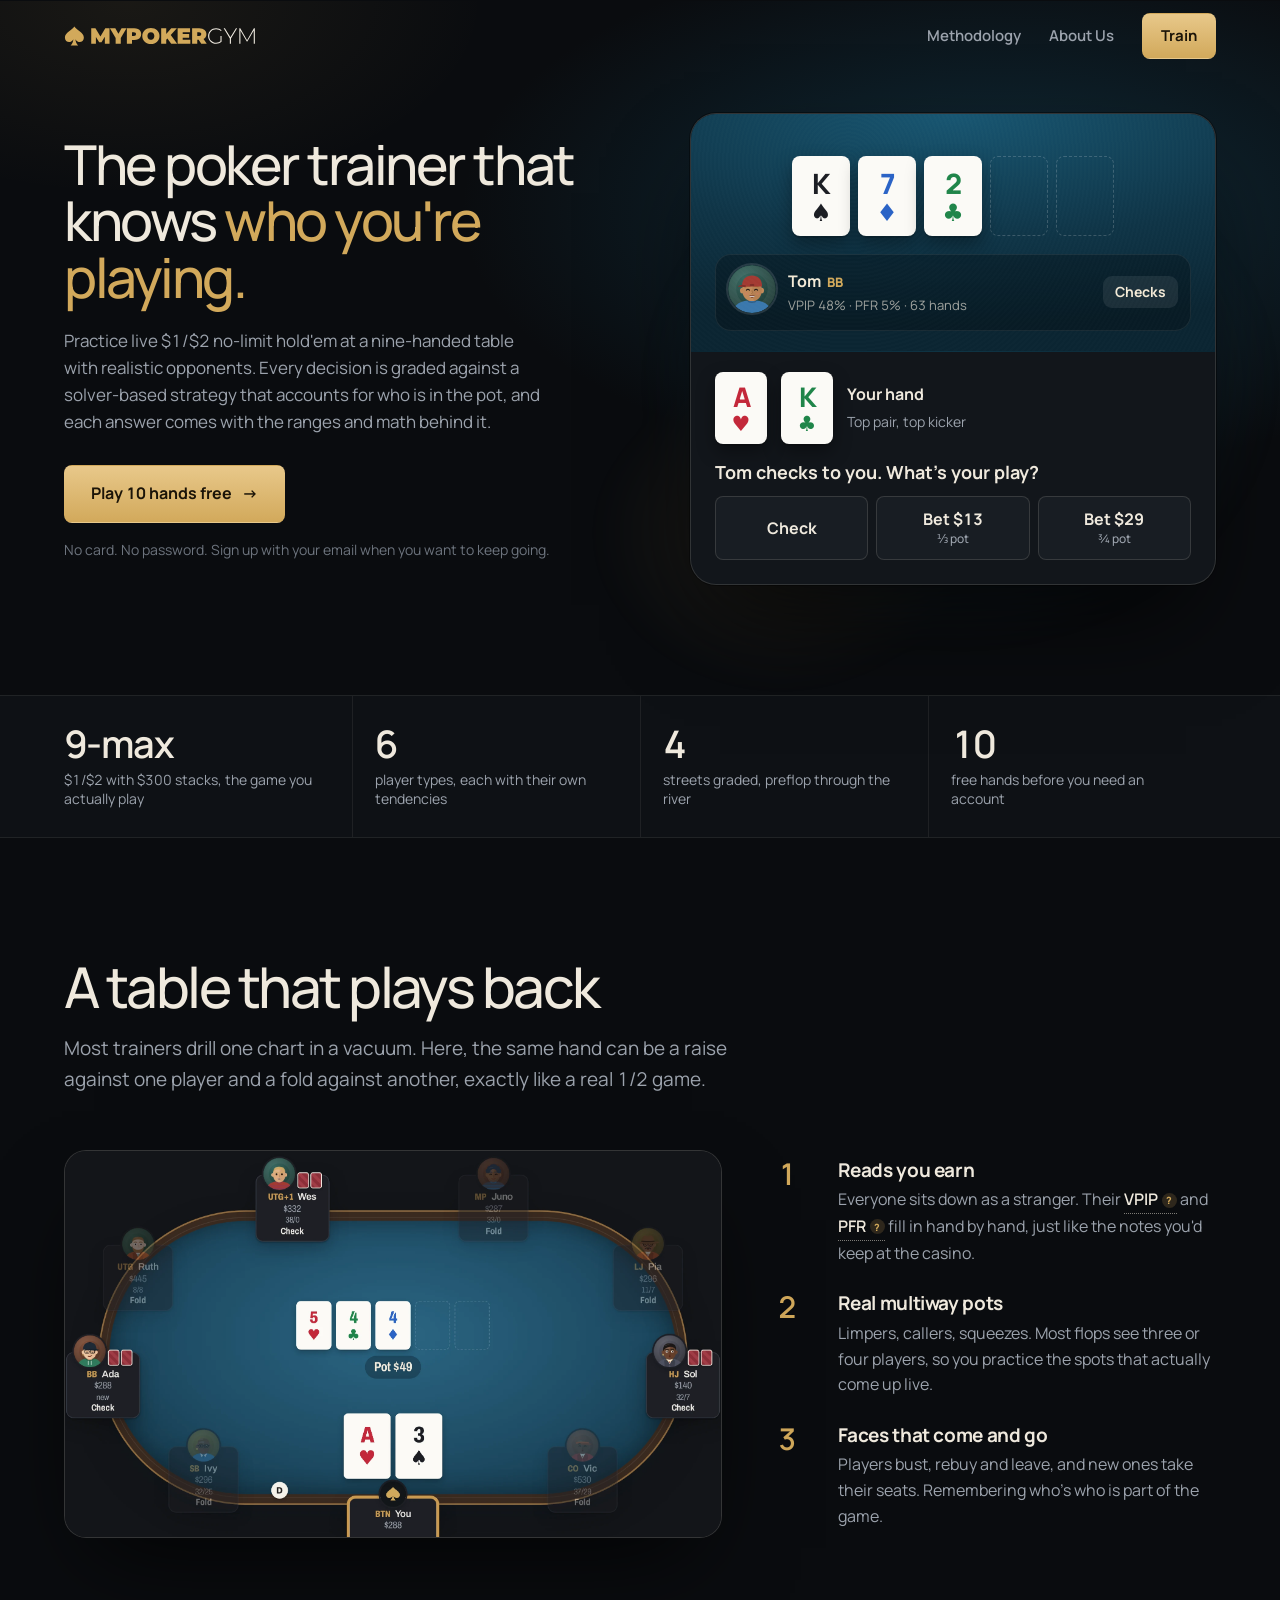
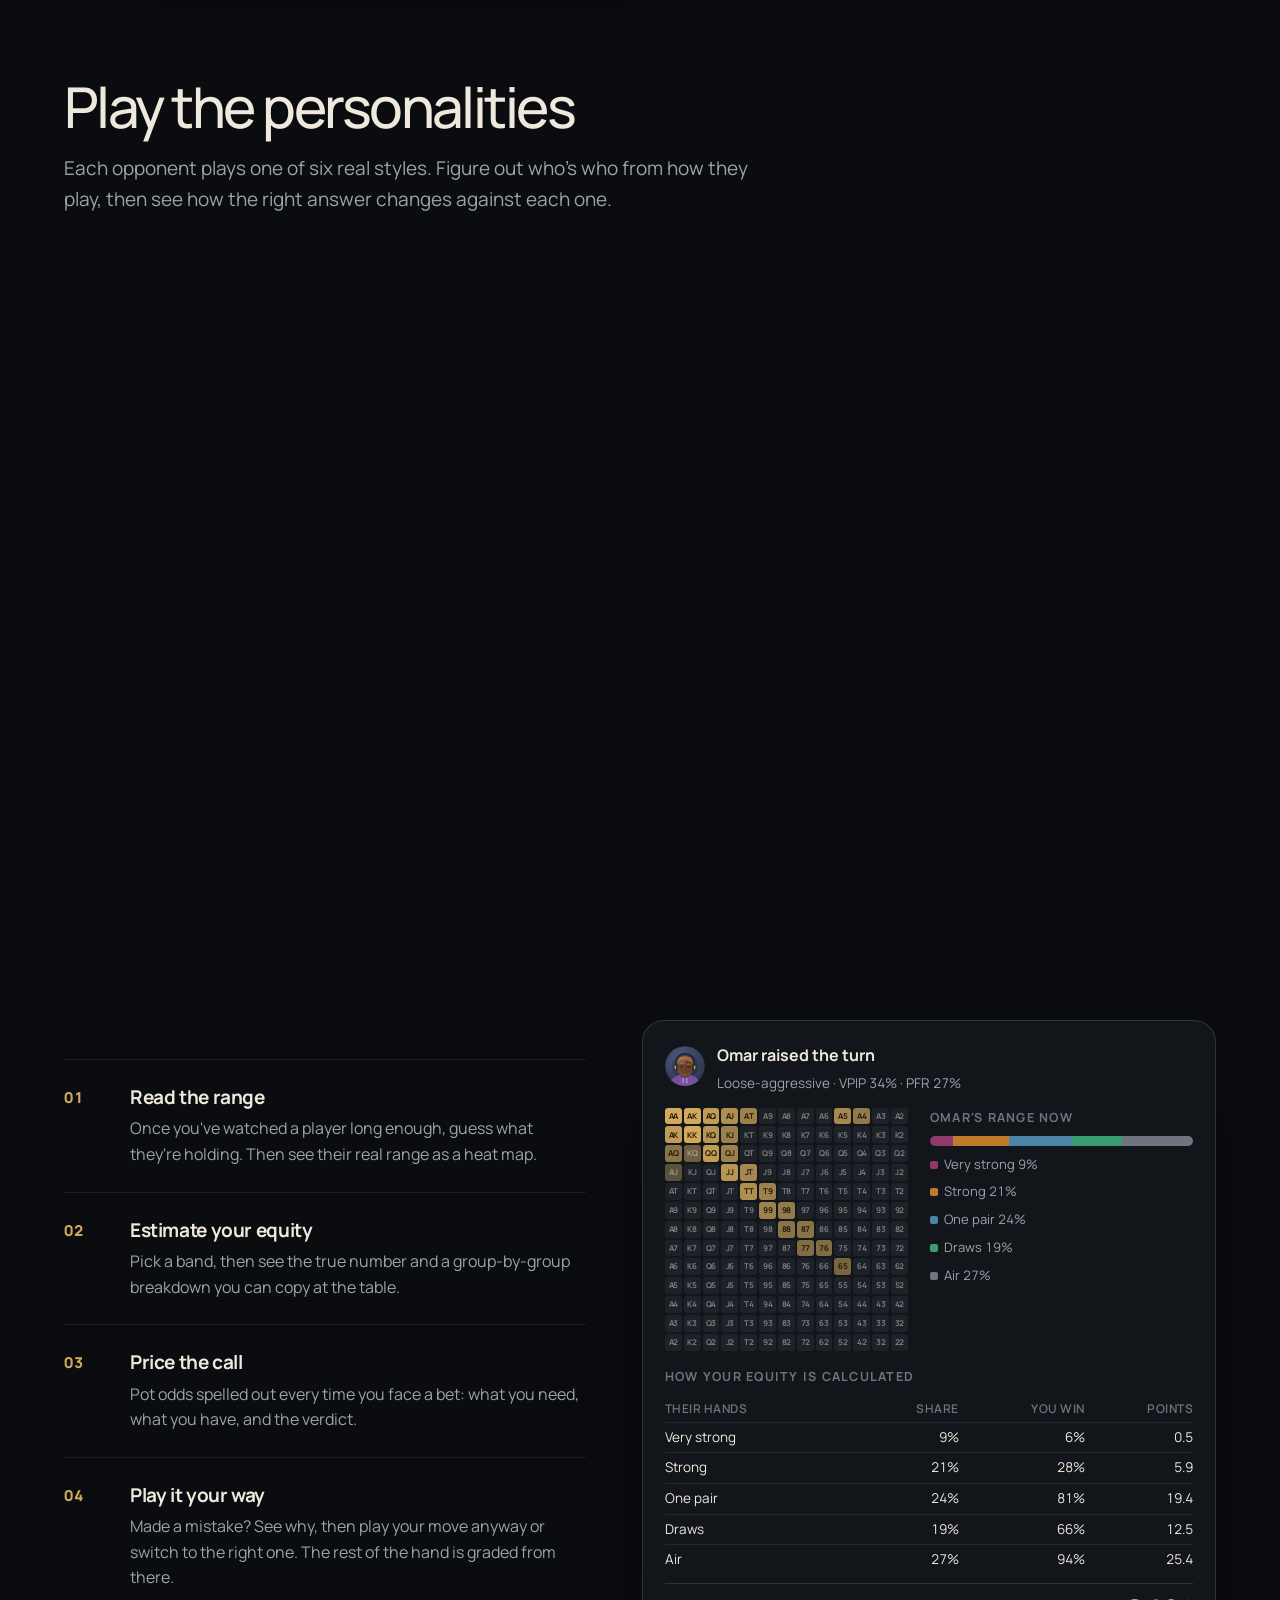
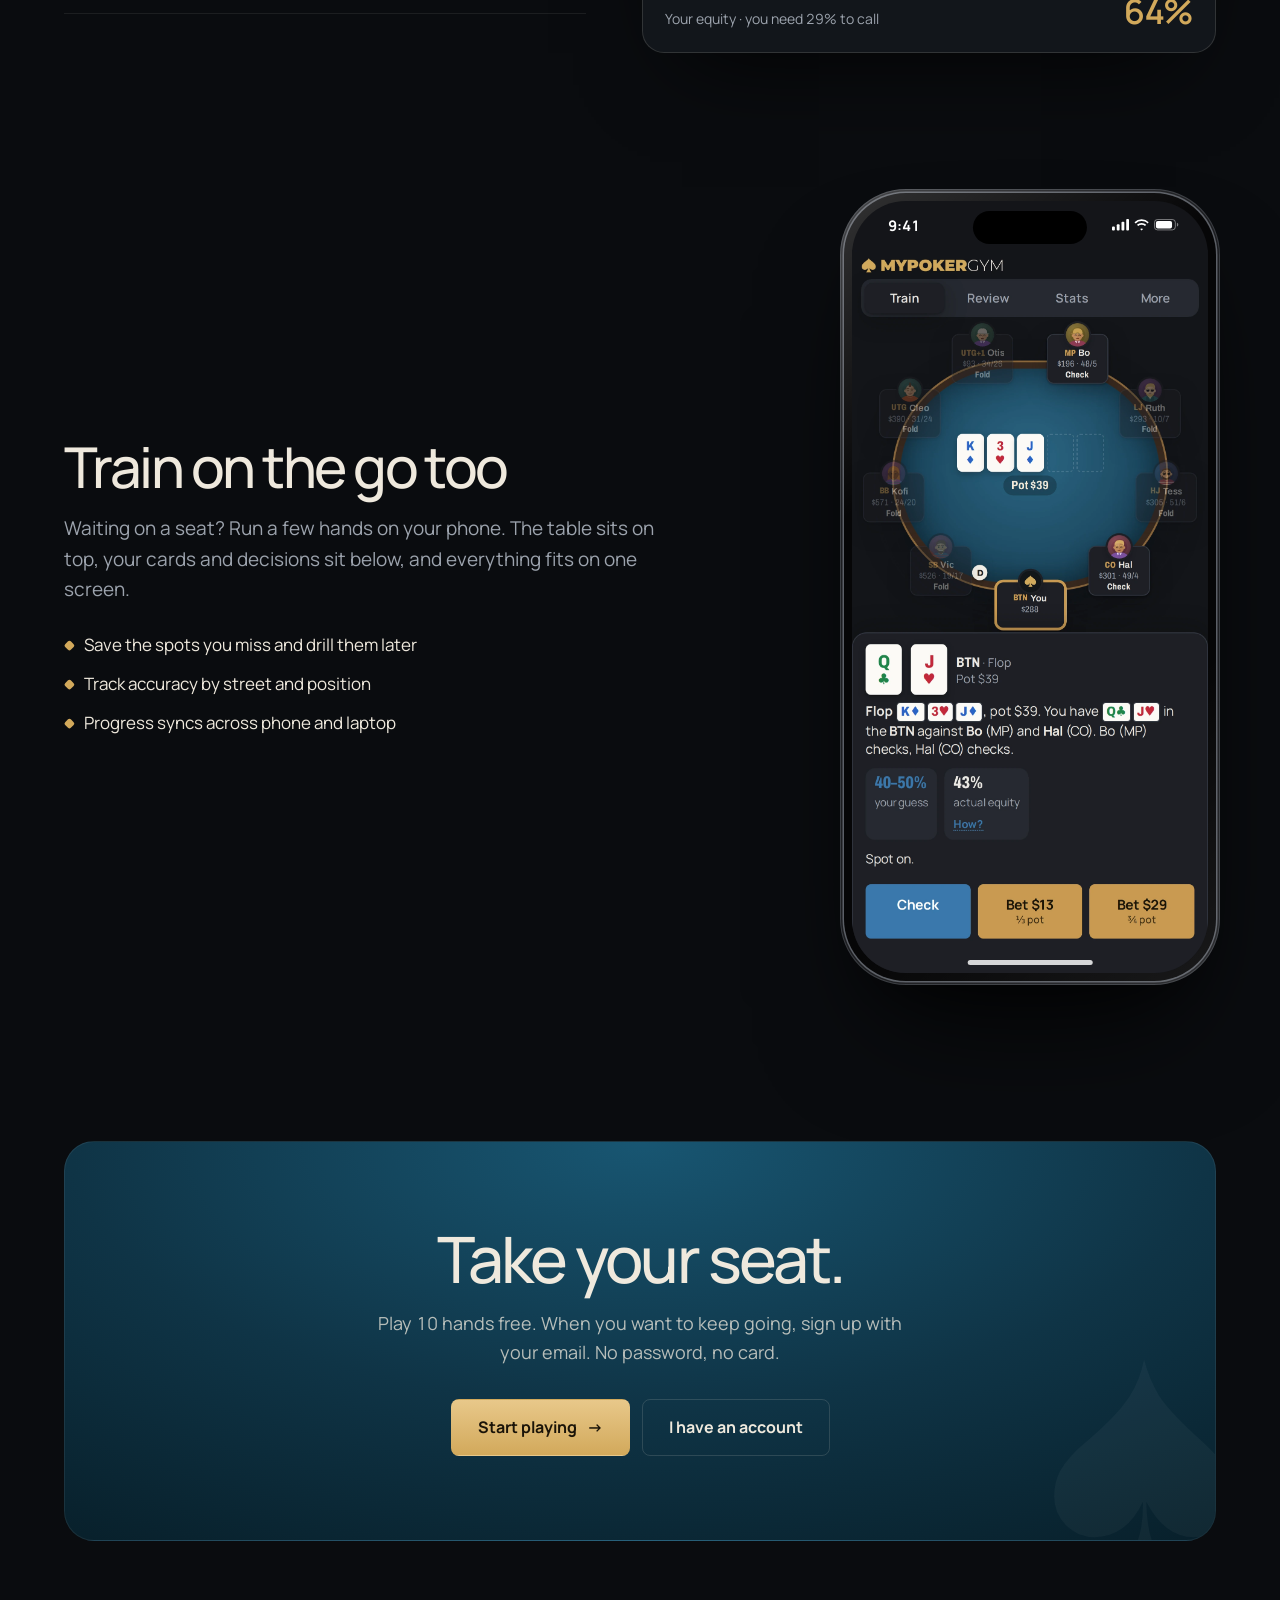
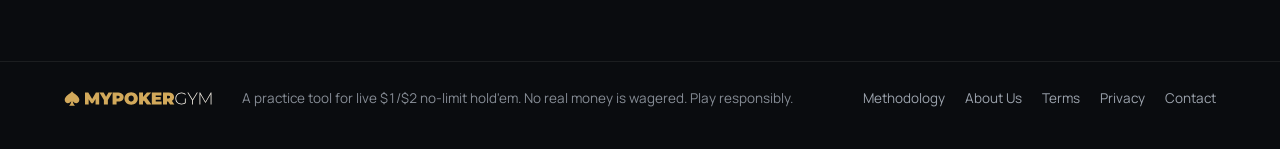
<file: index.html>
<!doctype html>
<html lang="en">
<head>
<meta charset="utf-8">
<meta name="viewport" content="width=device-width, initial-scale=1, viewport-fit=cover">
<title>My Poker Gym | The live poker trainer that knows who you're playing</title>
<meta name="description" content="Practice live $1/$2 no-limit at a table of nits, calling stations and maniacs. Every decision graded against a solver-style strategy, adjusted for who's in the pot, with the ranges and math shown.">
<meta property="og:title" content="My Poker Gym | Live $1/$2 poker trainer">
<meta property="og:description" content="A table of nits, calling stations and maniacs. Every decision graded, every answer shows its work. Play 10 hands free.">
<meta property="og:image" content="assets/table.webp">
<meta name="theme-color" content="#0a0c0f">
<link rel="icon" href="assets/mark.svg" type="image/svg+xml">
<link rel="apple-touch-icon" href="assets/apple-touch-icon.png">
<link rel="preconnect" href="https://fonts.googleapis.com">
<link rel="preconnect" href="https://fonts.gstatic.com" crossorigin>
<link href="https://fonts.googleapis.com/css2?family=Manrope:wght@300..800&display=swap" rel="stylesheet">
<style>
:root{
  --font:'Manrope',system-ui,-apple-system,'Segoe UI',Roboto,sans-serif;
  --bg:#0a0c0f;--bg-2:#0e1115;--panel:#12161b;--panel-2:#181d23;--line:rgba(239,233,221,.08);--line-2:rgba(239,233,221,.14);
  --ink:#efe9dd;--muted:#9ca3ad;--dim:#6d747e;
  --brass:#d2a95b;--brass-2:#e8c88a;--brass-ink:#1b1408;
  --felt:#0f3446;--felt-2:#185672;
  --red:#e2596a;--green:#4fbf88;--amber:#e0a94a;--blue:#5d9bd1;
  --s:#1b1d23;--h:#c3283a;--d:#2a63c6;--c:#1f8549;
  color-scheme:dark;
}
:root{box-sizing:border-box;padding-top:env(safe-area-inset-top,0px);padding-bottom:env(safe-area-inset-bottom,0px)}
html{scroll-padding-top:calc(76px + env(safe-area-inset-top,0px));scroll-behavior:smooth;background:var(--bg)}
@media (prefers-reduced-motion:reduce){html{scroll-behavior:auto}*{animation:none!important;transition:none!important}}
*,*::before,*::after{box-sizing:inherit}
body{margin:0;background:var(--bg);color:var(--ink);font-family:var(--font);font-size:17px;line-height:1.6;-webkit-font-smoothing:antialiased;font-variant-numeric:tabular-nums;overflow-x:hidden}
img{max-width:100%;height:auto;display:block}
a{color:inherit}
button{font:inherit;color:inherit;cursor:pointer}
:focus-visible{outline:2px solid var(--brass);outline-offset:3px}
.wrap{max-width:1200px;margin:0 auto;padding:0 24px}
.display{font-weight:500;letter-spacing:-.045em;line-height:1.02}
.kicker{font-size:12.5px;font-weight:700;letter-spacing:.16em;text-transform:uppercase;color:var(--brass)}

/* buttons */
.btn{display:inline-flex;align-items:center;justify-content:center;gap:10px;border-radius:999px;padding:15px 26px;font-weight:700;font-size:16px;text-decoration:none;border:1px solid var(--line-2);background:transparent;transition:background .15s,border-color .15s,transform .08s;white-space:nowrap}
.btn:active{transform:translateY(1px)}
.btn.gold{background:linear-gradient(180deg,var(--brass-2),var(--brass));border-color:transparent;color:var(--brass-ink);box-shadow:0 10px 30px -10px rgba(210,169,91,.6),inset 0 1px 0 rgba(255,255,255,.35)}
.btn.gold:hover{background:linear-gradient(180deg,#f0d49c,#d9b067)}
.btn.ghost:hover{border-color:rgba(239,233,221,.32);background:rgba(239,233,221,.04)}
.btn .arr{transition:transform .15s}.btn:hover .arr{transform:translateX(3px)}

/* nav */
.nav{position:sticky;top:0;z-index:30;transition:background .2s,border-color .2s;border-bottom:1px solid transparent}
.nav.scrolled{background:rgba(10,12,15,.82);backdrop-filter:blur(14px) saturate(140%);-webkit-backdrop-filter:blur(14px) saturate(140%);border-bottom-color:var(--line)}
.nav .wrap{display:flex;align-items:center;justify-content:space-between;height:72px;gap:16px}
.logo{display:flex;align-items:center;gap:11px;text-decoration:none;font-weight:700;font-size:20px;letter-spacing:-.03em}
.logo-mark{width:30px;height:30px;border-radius:8px;background:linear-gradient(160deg,var(--brass-2),var(--brass));color:var(--brass-ink);display:grid;place-items:center;font:700 19px/1 Georgia,serif;box-shadow:inset 0 1px 0 rgba(255,255,255,.4)}
.nav-links{display:flex;align-items:center;gap:28px;font-size:15px;font-weight:600}
.nav-links a{text-decoration:none;color:var(--muted);transition:color .15s}
.nav-links a:hover{color:var(--ink)}
.nav .btn{padding:10px 18px;font-size:15px}
@media (max-width:760px){.nav-links .hide-sm{display:none}.nav-links{gap:16px}}

/* hero */
.hero{position:relative;padding:40px 0 110px}
.hero::before{content:"";position:absolute;inset:-72px 0 0;z-index:-1;pointer-events:none;
  background:radial-gradient(60% 55% at 78% 30%,rgba(24,86,114,.42),transparent 70%),radial-gradient(40% 40% at 10% 0%,rgba(210,169,91,.08),transparent 70%)}
.hero-grid{display:grid;grid-template-columns:minmax(0,1.04fr) minmax(0,.96fr);gap:56px;align-items:center}
@media (max-width:980px){.hero-grid{grid-template-columns:1fr;gap:48px}}
.hero h1{font-size:clamp(36px,4.3vw,60px);margin:0 0 22px}
.hero h1 em{font-style:normal;color:var(--brass)}
.lede{font-size:17px;color:var(--muted);max-width:48ch;margin:0 0 30px}
.lede b{color:var(--ink);font-weight:600}
.cta{display:flex;flex-wrap:wrap;gap:12px;align-items:center}
.fine{font-size:14px;color:var(--dim);margin:16px 0 0}

/* demo */
.demo{position:relative;border-radius:26px;background:var(--panel);border:1px solid var(--line-2);box-shadow:0 50px 100px -30px rgba(0,0,0,.8),0 0 0 1px rgba(0,0,0,.4);overflow:hidden}
.demo-felt{position:relative;padding:22px 24px 20px;background:radial-gradient(120% 90% at 50% 0%,var(--felt-2),var(--felt) 60%,#0b2532);border-bottom:1px solid rgba(0,0,0,.4)}
.demo-felt::after{content:"";position:absolute;inset:0;background:repeating-radial-gradient(circle at 30% 20%,rgba(255,255,255,.012) 0 2px,transparent 2px 4px);pointer-events:none}
.demo-top{display:flex;justify-content:space-between;align-items:center;font-size:13px;font-weight:700;letter-spacing:.08em;text-transform:uppercase;color:rgba(239,233,221,.7)}
.demo-top .pot{letter-spacing:0;text-transform:none;font-size:15px;color:#f3ead7;background:rgba(0,0,0,.28);padding:3px 12px;border-radius:99px}
.board{display:flex;gap:8px;justify-content:center;margin:20px 0 18px}
.pc{width:58px;height:80px;border-radius:8px;background:#fbfaf6;display:flex;flex-direction:column;align-items:center;justify-content:center;font-weight:800;line-height:1;box-shadow:0 2px 0 rgba(0,0,0,.15),0 8px 18px rgba(0,0,0,.35)}
.pc .r{font-size:28px;letter-spacing:-.04em}.pc .s{font-size:24px;margin-top:3px}
.pc.S{color:var(--s)}.pc.H{color:var(--h)}.pc.D{color:var(--d)}.pc.C{color:var(--c)}
.pc.slot{background:transparent;border:1.5px dashed rgba(255,255,255,.18);box-shadow:none}
.opp{display:flex;align-items:center;gap:12px;background:rgba(0,0,0,.26);border:1px solid rgba(255,255,255,.07);border-radius:16px;padding:10px 12px}
.opp .av{width:48px;height:48px;border-radius:50%;flex:none;box-shadow:0 0 0 2px rgba(255,255,255,.12)}
.opp-name{font-weight:700;font-size:16px;color:#f3ead7}
.opp-name span{color:var(--brass);font-weight:800;margin-left:6px;font-size:13px}
.opp-hud{font-size:13px;color:rgba(239,233,221,.65)}
.opp-act{margin-left:auto;font-weight:700;font-size:14px;color:#f3ead7;background:rgba(255,255,255,.08);padding:5px 12px;border-radius:9px}
.demo-body{padding:20px 24px 24px}
.hand{display:flex;align-items:center;gap:14px;margin-bottom:16px}
.hand .pc{width:52px;height:72px}.hand .pc .r{font-size:27px}.hand .pc .s{font-size:21px}
.hand-meta b{display:block;font-size:16px}
.hand-meta span{font-size:14px;color:var(--muted)}
.q{font-size:18px;font-weight:700;margin:0 0 12px;line-height:1.35}
.choices{display:grid;grid-template-columns:repeat(3,1fr);gap:8px}
.choice{border-radius:13px;padding:13px 8px;border:1px solid var(--line-2);background:var(--panel-2);font-weight:700;font-size:16px;line-height:1.15;transition:border-color .15s,background .15s,transform .08s}
.choice small{display:block;font-weight:500;font-size:12px;color:var(--muted);margin-top:3px}
.choice:hover{border-color:rgba(210,169,91,.5)}
.choice:active{transform:translateY(1px)}
.choice[aria-pressed="true"]{border-color:var(--brass);background:rgba(210,169,91,.1)}
.choice:disabled{cursor:default}
.reveal{margin-top:16px;border-top:1px solid var(--line);padding-top:16px;animation:rise .35s ease-out}
@keyframes rise{from{opacity:0;transform:translateY(6px)}to{opacity:1;transform:none}}
.verdict{font-size:18px;font-weight:700;letter-spacing:-.02em;margin:0 0 6px}
.verdict.ok{color:var(--green)}.verdict.meh{color:var(--amber)}.verdict.no{color:var(--red)}
.reveal p{margin:0 0 12px;color:var(--muted);font-size:15px;line-height:1.55}
.reveal p b{color:var(--ink);font-weight:600}
.mtable{width:100%;border-collapse:collapse;font-size:13.5px;margin:2px 0 8px}
.mtable th{font-weight:600;color:var(--dim);text-align:right;padding:4px 0;font-size:12px;letter-spacing:.04em;text-transform:uppercase}
.mtable th:first-child,.mtable td:first-child{text-align:left}
.mtable td{padding:5px 0;border-top:1px solid var(--line);text-align:right}
.mtable tfoot td{font-weight:800;color:var(--ink);font-size:15px;border-top:1px solid var(--line-2)}
.again{border:0;background:none;color:var(--brass);font-weight:700;font-size:14px;padding:4px 0;text-decoration:underline;text-underline-offset:3px}
.demo-tag{position:absolute;top:-13px;left:24px;z-index:2;background:var(--bg);border:1px solid var(--line-2);color:var(--brass);font-size:12px;font-weight:800;letter-spacing:.12em;text-transform:uppercase;padding:5px 12px;border-radius:99px}
.demo-wrap{position:relative}
@media (max-width:520px){.pc{width:48px;height:68px}.pc .r{font-size:25px}.pc .s{font-size:20px}.demo-felt,.demo-body{padding-left:16px;padding-right:16px}.choice{font-size:15px;padding:12px 4px}}

/* proof strip */
.strip{border-top:1px solid var(--line);border-bottom:1px solid var(--line);background:var(--bg-2)}
.strip .wrap{display:grid;grid-template-columns:repeat(4,1fr);gap:0}
.stat{padding:28px 22px;border-left:1px solid var(--line)}
.stat:first-child{border-left:0;padding-left:0}
.stat b{display:block;font-size:38px;font-weight:600;letter-spacing:-.04em;line-height:1;color:var(--ink)}
.stat span{display:block;margin-top:8px;font-size:14px;color:var(--muted);line-height:1.4}
@media (max-width:820px){.strip .wrap{grid-template-columns:repeat(2,1fr)}.stat:nth-child(3){border-left:0;padding-left:0}.stat:nth-child(n+3){border-top:1px solid var(--line)}}

/* sections */
section{padding:120px 0}
.sec-head{max-width:760px;margin-bottom:56px}
.sec-head h2{font-size:clamp(36px,4.4vw,58px);margin:0 0 18px}
.sec-head p{font-size:19px;color:var(--muted);margin:0;max-width:60ch}

.table-feature{display:grid;grid-template-columns:minmax(0,1.5fr) minmax(0,1fr);gap:56px;align-items:center}
@media (max-width:980px){.table-feature{grid-template-columns:1fr}}
.shot{position:relative;border-radius:22px;overflow:hidden;background:#15171b;border:1px solid var(--line-2);box-shadow:0 40px 90px -30px rgba(0,0,0,.85)}
.shot img{width:100%;height:auto}
.notes{display:grid;gap:26px}
.note-item{display:grid;grid-template-columns:44px 1fr;gap:16px;align-items:start}
.note-item .n{font-size:30px;font-weight:600;letter-spacing:-.04em;color:var(--brass);line-height:1}
.note-item h3{margin:0 0 5px;font-size:19px;font-weight:700;letter-spacing:-.02em;line-height:1.25}
.note-item p{margin:0;color:var(--muted);font-size:16px}

/* players */
.players{display:grid;grid-template-columns:repeat(3,minmax(0,1fr));gap:16px}
@media (max-width:900px){.players{grid-template-columns:repeat(2,minmax(0,1fr))}}
@media (max-width:560px){.players{grid-template-columns:1fr}}
.player{background:var(--panel);border:1px solid var(--line);border-radius:20px;padding:22px;display:grid;grid-template-columns:64px 1fr;gap:16px;align-items:start;transition:border-color .2s,transform .2s}
.player:hover{border-color:var(--line-2);transform:translateY(-2px)}
.player .av{width:64px;height:64px;border-radius:50%;box-shadow:0 0 0 3px var(--panel-2)}
.player h3{margin:0;font-size:19px;font-weight:700;letter-spacing:-.02em;line-height:1.2}
.player .tag{display:inline-block;margin:6px 0 10px;font-size:12.5px;font-weight:700;color:var(--muted);border:1px solid var(--line-2);border-radius:99px;padding:2px 10px}
.player .tag b{color:var(--ink)}
.player p{margin:0;font-size:15px;color:var(--muted);line-height:1.5}
.player p strong{color:var(--brass);font-weight:700}

/* math */
.math{display:grid;grid-template-columns:minmax(0,1fr) minmax(0,1.1fr);gap:56px;align-items:start}
@media (max-width:980px){.math{grid-template-columns:1fr}}
.steps-list{list-style:none;margin:0;padding:0;counter-reset:st;display:grid;gap:2px}
.steps-list li{counter-increment:st;display:grid;grid-template-columns:52px 1fr;gap:14px;padding:22px 0;border-top:1px solid var(--line)}
.steps-list li:last-child{border-bottom:1px solid var(--line)}
.steps-list li::before{content:"0" counter(st);font-size:15px;font-weight:800;color:var(--brass);letter-spacing:.06em;padding-top:4px}
.steps-list h3{margin:0 0 4px;font-size:19px;font-weight:700;letter-spacing:-.02em}
.steps-list p{margin:0;color:var(--muted);font-size:16px}
.card{background:var(--panel);border:1px solid var(--line-2);border-radius:22px;padding:26px;box-shadow:0 40px 90px -40px rgba(0,0,0,.9)}
.card-h{display:flex;align-items:center;gap:12px;margin-bottom:16px}
.card-h .av{width:40px;height:40px;border-radius:50%}
.card-h b{display:block;font-size:16px}
.card-h span{font-size:13.5px;color:var(--muted)}
.rbar{display:flex;height:10px;border-radius:6px;overflow:hidden;margin:4px 0 8px}
.rbar i{display:block;height:100%}
.rleg{display:flex;flex-wrap:wrap;gap:4px 14px;font-size:12.5px;color:var(--muted);margin-bottom:18px}
.rleg span::before{content:"";display:inline-block;width:8px;height:8px;border-radius:2px;margin-right:6px;background:var(--k)}
.grid13{display:grid;grid-template-columns:repeat(13,1fr);gap:2px;margin:6px 0 16px}
.grid13 div{aspect-ratio:1;border-radius:3px;font-size:8px;font-weight:700;letter-spacing:-.04em;display:flex;align-items:center;justify-content:center;color:rgba(239,233,221,.45);background:#1d2229}
.grid13 div.on{color:#24190a}
.eqline{display:flex;justify-content:space-between;align-items:baseline;border-top:1px solid var(--line-2);padding-top:14px;margin-top:4px}
.eqline span{color:var(--muted);font-size:14px}
.eqline b{font-size:36px;font-weight:600;letter-spacing:-.04em;line-height:1;color:var(--brass)}
.sub{font-size:12.5px;font-weight:700;letter-spacing:.1em;text-transform:uppercase;color:var(--dim);margin:0 0 8px}

/* phone */
.phone-sec{display:grid;grid-template-columns:minmax(0,1fr) auto;gap:72px;align-items:center}
@media (max-width:900px){.phone-sec{grid-template-columns:1fr;justify-items:center;text-align:left}}
.phone{position:relative;width:372px;max-width:84vw;border-radius:62px;padding:8px;background:#060607;box-shadow:0 0 0 1.5px #5b5f66,0 0 0 3px #1c1d20,0 0 0 4px #3a3d42,0 70px 120px -40px rgba(0,0,0,.85),0 30px 60px -30px rgba(0,0,0,.6)}
.phone::before{content:"";position:absolute;inset:-4px;border-radius:66px;background:linear-gradient(140deg,rgba(255,255,255,.18),transparent 30%,transparent 70%,rgba(255,255,255,.08));pointer-events:none}
.screen{position:relative;border-radius:54px;overflow:hidden;background:#141519;container-type:inline-size}
.status{position:relative;height:13.74cqw;display:flex;align-items:center;justify-content:space-between;padding:0 8cqw 0 10.2cqw;color:#fff;font-weight:700;font-size:4.1cqw;letter-spacing:-.01em}
.status svg{height:3.2cqw;width:auto;margin-left:1.4cqw;fill:#fff}
.island{position:absolute;top:2.8cqw;left:50%;transform:translateX(-50%);width:32.06cqw;height:9.41cqw;border-radius:6cqw;background:#000;z-index:2}
.screen img{width:100%;height:auto;display:block}
.homebar{position:absolute;bottom:2.2cqw;left:50%;transform:translateX(-50%);width:35cqw;height:1.35cqw;border-radius:1cqw;background:rgba(255,255,255,.82)}
.checks{list-style:none;padding:0;margin:26px 0 0;display:grid;gap:12px}
.checks li{display:flex;gap:12px;align-items:baseline;font-size:17px}
.checks li::before{content:"";flex:none;width:8px;height:8px;border-radius:2px;background:var(--brass);transform:rotate(45deg) translateY(-2px)}

/* final */
.final{padding:40px 0 120px}
.final-box{position:relative;overflow:hidden;border-radius:30px;padding:84px 40px;text-align:center;background:radial-gradient(90% 120% at 50% 0%,var(--felt-2),var(--felt) 55%,#08202b);border:1px solid rgba(255,255,255,.07)}
.final-box::before{content:"♠";position:absolute;right:-30px;bottom:-110px;font:400 380px/1 Georgia,serif;color:rgba(255,255,255,.035)}
.final-box h2{font-size:clamp(40px,5vw,68px);margin:0 auto 18px;max-width:14ch}
.final-box p{margin:0 auto 32px;max-width:48ch;color:rgba(239,233,221,.75);font-size:18px}
.final-box .cta{justify-content:center}
.reveal-on-scroll{opacity:0;transform:translateY(18px);transition:opacity .7s ease,transform .7s ease}
.reveal-on-scroll.in{opacity:1;transform:none}

/* revisions */
.logo-mark{width:30px!important;height:30px!important;border-radius:0!important;background:none!important;box-shadow:none!important;display:block!important}
.logo-mark svg{width:100%;height:100%;display:block}
.btn{border-radius:8px}
.btn.gold,.btn.gold:hover{box-shadow:none}
.math{align-items:center}
.card-row{display:grid;grid-template-columns:minmax(0,46%) minmax(0,1fr);gap:22px;align-items:start;margin-bottom:22px}
.card-row .grid13{margin:0}
.card-row .rbar{margin-top:2px}
.rleg.col{flex-direction:column;gap:7px;margin-bottom:0;font-size:13px}
@media (max-width:520px){.card-row{grid-template-columns:1fr}}

.choice{border-radius:8px}
#math .card{padding:22px}
#math .card-h{margin-bottom:12px}
#math .mtable td{padding:4px 0}
#math .eqline{padding-top:10px}
#math .eqline b{font-size:34px}
.card-row{margin-bottom:16px}



.site-footer{border-top:1px solid var(--line);color:var(--muted);font-size:13.5px;line-height:1.5}
.site-footer .fwrap{display:flex;align-items:center;gap:12px 28px;flex-wrap:wrap;padding-top:26px;padding-bottom:40px}
.site-footer .flogo{display:flex;align-items:center;gap:10px;text-decoration:none;color:var(--ink);font-weight:700;font-size:16px;letter-spacing:-.02em;white-space:nowrap}
.site-footer .flogo span{width:22px;height:22px;display:block;flex:none}
.site-footer .flogo svg{width:100%;height:100%;display:block}
.site-footer .ftag{flex:1;min-width:240px;opacity:.85}
.site-footer .flegal{display:flex;gap:22px}
.site-footer .flegal a{color:var(--muted);text-decoration:none}
.site-footer .flegal a:hover{color:var(--ink)}
@media (max-width:640px){.site-footer .fwrap{flex-direction:column;align-items:flex-start;gap:12px}.site-footer .ftag{min-width:0}}
.site-footer{border-top:1px solid var(--line);color:var(--muted);font-size:13.5px;line-height:1.5}
.site-footer .fwrap{display:flex;align-items:center;gap:12px 28px;flex-wrap:wrap;padding-top:26px;padding-bottom:40px}
.site-footer .flogo{display:flex;align-items:center;gap:10px;text-decoration:none;color:var(--ink);font-weight:700;font-size:16px;letter-spacing:-.02em;white-space:nowrap}
.site-footer .flogo span{width:22px;height:22px;display:block;flex:none}
.site-footer .flogo svg{width:100%;height:100%;display:block}
.site-footer .ftag{flex:1;min-width:240px;opacity:.85}
.site-footer .flegal{display:flex;gap:8px 20px;flex-wrap:wrap}
.site-footer .flegal a{color:var(--muted);text-decoration:none}
.site-footer .flegal a:hover{color:var(--ink)}
@media (max-width:640px){.site-footer .fwrap{flex-direction:column;align-items:flex-start;gap:12px}.site-footer .ftag{min-width:0}}
.nav-links a[aria-current="page"]{color:var(--ink)}
.logo-text{white-space:nowrap}
@media (max-width:460px){.logo-text{position:absolute;width:1px;height:1px;overflow:hidden;clip:rect(0 0 0 0)}.nav-links{gap:16px!important;font-size:14px}}

html,body{overflow-x:clip}
.hero .glow{right:0;inset:-10% 0 auto auto}
/* tooltips */
.term{position:relative;display:inline-flex;align-items:baseline;gap:4px;color:var(--ink);font-weight:600;border-bottom:1px dotted rgba(239,233,221,.5);cursor:help;outline:none}
.term::after{content:"?";align-self:center;display:inline-grid;place-items:center;width:15px;height:15px;border-radius:50%;font-size:10px;font-weight:800;line-height:1;background:rgba(210,169,91,.18);color:var(--brass)}
.term:focus-visible{outline:2px solid var(--brass);outline-offset:3px;border-radius:3px}
.tt{position:absolute;bottom:calc(100% + 12px);left:50%;transform:translate(calc(-50% + var(--dx,0px)),6px);width:min(310px,82vw);padding:13px 15px;border-radius:10px;background:#1a1e25;border:1px solid var(--line-2);color:var(--muted);font-size:13.5px;line-height:1.55;font-weight:400;text-align:left;box-shadow:0 20px 44px -14px rgba(0,0,0,.75);opacity:0;visibility:hidden;transition:opacity .16s ease,transform .16s ease,visibility .16s;z-index:30;pointer-events:none;cursor:default}
.tt::after{content:"";position:absolute;top:100%;left:calc(50% - var(--dx,0px));transform:translateX(-50%);border:7px solid transparent;border-top-color:#1a1e25}
.tt-h{display:block;color:var(--ink);font-weight:600;margin-bottom:4px}
.term:hover .tt,.term:focus .tt,.term.open .tt{opacity:1;visibility:visible;transform:translate(calc(-50% + var(--dx,0px)),0)}

/* motion */
@keyframes mpgRise{from{opacity:0;transform:translateY(.42em)}to{opacity:1;transform:none}}
@keyframes mpgFade{from{opacity:0;transform:translateY(12px)}to{opacity:1;transform:none}}
@keyframes mpgDeal{0%{opacity:0;transform:translate(-70px,-46px) rotate(-14deg) scale(.86)}70%{opacity:1}100%{opacity:1;transform:none}}
@keyframes mpgDealUp{0%{opacity:0;transform:translateY(46px) rotate(6deg) scale(.9)}100%{opacity:1;transform:none}}
@keyframes mpgPop{0%{opacity:0;transform:scale(.6)}70%{transform:scale(1.08)}100%{opacity:1;transform:none}}
@keyframes mpgFloat{0%,100%{transform:translateY(0)}50%{transform:translateY(-10px)}}
@keyframes mpgGlow{0%{transform:translate(0,0) scale(1)}50%{transform:translate(-6%,4%) scale(1.08)}100%{transform:translate(4%,-3%) scale(1.03)}}
@keyframes mpgPulse{0%,100%{box-shadow:0 0 0 0 rgba(210,169,91,0)}50%{box-shadow:0 0 0 6px rgba(210,169,91,.14)}}
.hero{position:relative;isolation:isolate}
.hero .glow{position:absolute;inset:-10% -10% auto auto;width:70%;height:120%;z-index:-1;pointer-events:none;background:radial-gradient(closest-side,rgba(43,102,132,.35),rgba(43,102,132,0) 70%),radial-gradient(closest-side at 30% 70%,rgba(210,169,91,.10),rgba(210,169,91,0) 70%);filter:blur(10px)}
@media (prefers-reduced-motion:no-preference){
  .js .hero h1 .w{display:inline-block;opacity:0;animation:mpgRise .7s cubic-bezier(.2,.7,.2,1) forwards;animation-delay:calc(var(--i)*65ms + 60ms)}
  .js .hero .lede{opacity:0;animation:mpgFade .7s .55s ease forwards}
  .js .hero .cta-row,.js .hero .cta{opacity:0;animation:mpgFade .7s .68s ease forwards}
  .js .hero .fine{opacity:0;animation:mpgFade .7s .8s ease forwards}
  .js .demo{opacity:0;animation:mpgFade .8s .2s cubic-bezier(.2,.7,.2,1) forwards}
  .js .board .pc:not(.slot){opacity:0;animation:mpgDeal .55s cubic-bezier(.2,.8,.25,1) forwards}
  .js .board .pc:nth-child(1){animation-delay:.85s}.js .board .pc:nth-child(2){animation-delay:1s}.js .board .pc:nth-child(3){animation-delay:1.15s}
  .js .board .pc.slot{opacity:0;animation:mpgFade .4s 1.3s forwards}
  .js .opp{opacity:0;animation:mpgFade .5s 1.4s ease forwards}
  .js .opp-act{opacity:0;animation:mpgPop .45s 1.85s cubic-bezier(.2,.8,.25,1) forwards}
  .js .hand .pc{opacity:0;animation:mpgDealUp .5s cubic-bezier(.2,.8,.25,1) forwards}
  .js .hand .pc:nth-child(1){animation-delay:1.55s}.js .hand .pc:nth-child(2){animation-delay:1.68s}
  .js .hand-meta,.js .q{opacity:0;animation:mpgFade .5s 1.9s ease forwards}
  .js .choice{opacity:0;animation:mpgFade .45s ease forwards}
  .js .choice:nth-child(1){animation-delay:2.05s}.js .choice:nth-child(2){animation-delay:2.13s}.js .choice:nth-child(3){animation-delay:2.21s}
  .hero .glow{animation:mpgGlow 18s ease-in-out infinite alternate}
  .phone.in{animation:mpgFloat 7s ease-in-out infinite}
  .player .av,.player svg.av{transition:transform .35s cubic-bezier(.2,.8,.25,1)}
  .player:hover svg.av{transform:rotate(-7deg) scale(1.07)}
  .nav-links .btn.gold{animation:mpgPulse 3.2s ease-in-out 3s 3}
  .grid13.anim div{transition:opacity .35s ease,transform .35s ease;transition-delay:var(--d,0ms)}
  .grid13.anim:not(.go) div{opacity:.12;transform:scale(.7)}
  .rbar.anim i{transition:width 1s cubic-bezier(.2,.7,.2,1);transition-delay:var(--d,0ms)}
}
/* Home, Methodology, About, Terms, Privacy */
.logo .mpg-wordmark{height:22px;width:auto;display:block}
.site-footer .flogo .mpg-wordmark{height:17px;width:auto;display:block}
@media (max-width:600px){.logo .mpg-wordmark{height:19px}}
/* Mobile menu */
.menu-btn{display:none}
@media (max-width:760px){
.nav .wrap{position:relative}
.menu-btn{display:flex;flex-direction:column;justify-content:center;gap:5px;width:44px;height:44px;margin-right:-11px;padding:0 11px;background:none;border:0;cursor:pointer;-webkit-tap-highlight-color:transparent}
.menu-btn span{display:block;height:2px;border-radius:2px;background:var(--ink);transition:transform .2s,opacity .2s}
.nav.open .menu-btn span:nth-child(1){transform:translateY(7px) rotate(45deg)}
.nav.open .menu-btn span:nth-child(2){opacity:0}
.nav.open .menu-btn span:nth-child(3){transform:translateY(-7px) rotate(-45deg)}
.nav-links{display:none!important;position:absolute;top:100%;left:0;right:0;flex-direction:column;align-items:stretch!important;gap:0!important;padding:4px 24px 24px;background:#0a0c0f;border-bottom:1px solid var(--line);box-shadow:0 24px 40px -12px rgba(0,0,0,.6);font-size:17px!important}
.nav.open .nav-links{display:flex!important}
.nav.open{background:#0a0c0f}
.nav-links a:not(.btn){padding:15px 0;border-bottom:1px solid var(--line)}
.nav-links .btn{display:flex;justify-content:center;text-align:center;margin-top:20px;padding:14px 18px;font-size:16px}
}
</style>
</head>
<body>
<header class="nav" id="nav">
  <div class="wrap">
    <a class="logo" href="./" aria-label="My Poker Gym home"><svg class="mpg-wordmark" viewBox="-1190 -854 8909 1008" role="img" aria-label="My Poker Gym"><g class="wm-s" fill="#d2a95b"><path d="M50 30 C57 41 81 50 81 66.5 C81 78 69.5 84 60.5 79 C57 77 54.6 74.4 53.4 71.6 C54 80 57 87 62.5 92 H37.5 C43 87 46 80 46.6 71.6 C45.4 74.4 43 77 39.5 79 C30.5 84 19 78 19 66.5 C19 50 43 41 50 30Z" transform="translate(-1148.0 -812.0) scale(14.0000) translate(-19 -28)"/></g><path class="wm-b" fill="#d2a95b" d="M57 0V-700H251L479 -327L701 -700H895L897 0H682L680 -319L528 -63H424L272 -308V0Z M1176 0V-257L912 -700H1161L1304 -458L1448 -700H1676L1412 -254V0Z M1691 0V-700H2028Q2126 -700 2197.5 -668.0Q2269 -636 2308.0 -576.5Q2347 -517 2347.0 -436.0Q2347 -355 2308.0 -296.0Q2269 -237 2197.5 -204.5Q2126 -172 2028 -172H1927V0ZM1927 -354H2013Q2062 -354 2085.5 -376.0Q2109 -398 2109.0 -436.0Q2109 -474 2085.5 -496.0Q2062 -518 2013 -518H1927Z M2792 16Q2706 16 2633.5 -11.0Q2561 -38 2508.0 -87.5Q2455 -137 2425.5 -204.0Q2396 -271 2396 -350Q2396 -430 2425.5 -496.5Q2455 -563 2508.0 -612.5Q2561 -662 2633.5 -689.0Q2706 -716 2791 -716Q2877 -716 2949.0 -689.0Q3021 -662 3074.0 -612.5Q3127 -563 3156.5 -496.5Q3186 -430 3186 -350Q3186 -271 3156.5 -204.0Q3127 -137 3074.0 -87.5Q3021 -38 2949.0 -11.0Q2877 16 2792 16ZM2791 -175Q2824 -175 2852.5 -187.0Q2881 -199 2902.5 -221.5Q2924 -244 2936.0 -276.5Q2948 -309 2948 -350Q2948 -391 2936.0 -423.5Q2924 -456 2902.5 -478.5Q2881 -501 2852.5 -513.0Q2824 -525 2791 -525Q2758 -525 2729.5 -513.0Q2701 -501 2679.5 -478.5Q2658 -456 2646.0 -423.5Q2634 -391 2634 -350Q2634 -309 2646.0 -276.5Q2658 -244 2679.5 -221.5Q2701 -199 2729.5 -187.0Q2758 -175 2791 -175Z M3262 0V-700H3494V-446L3724 -700H3981L3701 -392L3995 0H3722L3547 -232L3494 -173V0Z M4017 0V-700H4586V-522H4249V-440H4545V-270H4249V-178H4599V0Z M4680 0V-700H5007Q5168 -700 5252.0 -629.0Q5336 -558 5336 -436Q5336 -355 5297 -297Q5263 -245 5204 -215L5351 0H5099L4980 -176H4916V0ZM4916 -354H5002Q5051 -354 5074.5 -376.0Q5098 -398 5098.0 -436.0Q5098 -474 5074.5 -496.0Q5051 -518 5002 -518H4916Z"/><path class="wm-l" fill="#f1ece2" d="M5779 5Q5700 5 5633.0 -21.5Q5566 -48 5516.5 -96.0Q5467 -144 5440.0 -208.5Q5413 -273 5413.0 -350.0Q5413 -427 5440.0 -491.5Q5467 -556 5517.0 -604.0Q5567 -652 5633.5 -678.5Q5700 -705 5780 -705Q5856 -705 5921.0 -681.0Q5986 -657 6032 -609L6000 -575Q5954 -620 5899.5 -639.0Q5845 -658 5781 -658Q5713 -658 5655.0 -635.0Q5597 -612 5554.0 -570.0Q5511 -528 5487.5 -472.0Q5464 -416 5464.0 -350.0Q5464 -284 5487.5 -228.0Q5511 -172 5554.0 -130.0Q5597 -88 5655.0 -65.0Q5713 -42 5781 -42Q5843 -42 5899 -61Q5942 -76 5980 -106V-347H6029V-85Q5982 -40 5916.5 -17.5Q5851 5 5779 5Z M6408 0V-241L6126 -700H6182L6435 -288L6688 -700H6741L6459 -241V0Z M6843 0V-700H6886L7199 -159L7512 -700H7554L7555 0H7505L7504 -599L7211 -93H7186L6893 -597V0Z"/></svg></a>
    <button class="menu-btn" type="button" aria-label="Open menu" aria-expanded="false" aria-controls="navLinks"><span></span><span></span><span></span></button>
    <nav class="nav-links" id="navLinks" aria-label="Main">
      <a href="methodology/">Methodology</a>
      <a href="about/">About Us</a>
      <a class="btn gold" href="train/">Train</a>
    </nav>
  </div>
</header>

<main>
  <div class="hero"><div class="glow" aria-hidden="true"></div>
    <div class="wrap hero-grid">
      <div>
        <h1 class="display">The poker trainer that knows <em>who you're playing.</em></h1>
        <p class="lede">Practice live $1/$2 no-limit hold'em at a nine-handed table with realistic opponents. Every decision is graded against a solver-based strategy that accounts for who is in the pot, and each answer comes with the ranges and math behind it.</p>
        <div class="cta">
          <a class="btn gold" href="train/">Play 10 hands free <span class="arr" aria-hidden="true">→</span></a>
        </div>
        <p class="fine">No card. No password. Sign up with your email when you want to keep going.</p>
      </div>

      <div class="demo-wrap" id="demo">
        <div class="demo">
          <div class="demo-felt">
          
            <div class="board" aria-label="Board: king of spades, seven of diamonds, two of clubs">
              <div class="pc S"><span class="r">K</span><span class="s">♠</span></div>
              <div class="pc D"><span class="r">7</span><span class="s">♦</span></div>
              <div class="pc C"><span class="r">2</span><span class="s">♣</span></div>
              <div class="pc slot"></div><div class="pc slot"></div>
            </div>
            <div class="opp">
              <span id="oppFace"></span>
              <div><div class="opp-name">Tom<span>BB</span></div><div class="opp-hud">VPIP 48% · PFR 5% · 63 hands</div></div>
              <span class="opp-act">Checks</span>
            </div>
          </div>
          <div class="demo-body">
            <div class="hand">
              <div class="pc H"><span class="r">A</span><span class="s">♥</span></div>
              <div class="pc C"><span class="r">K</span><span class="s">♣</span></div>
              <div class="hand-meta"><b>Your hand</b><span>Top pair, top kicker</span></div>
            </div>
            <p class="q">Tom checks to you. What's your play?</p>
            <div class="choices" role="group" aria-label="Your options">
              <button class="choice" data-a="check" aria-pressed="false">Check</button>
              <button class="choice" data-a="b33" aria-pressed="false">Bet $13<small>⅓ pot</small></button>
              <button class="choice" data-a="b75" aria-pressed="false">Bet $29<small>¾ pot</small></button>
            </div>
            <div id="reveal" aria-live="polite"></div>
          </div>
        </div>
      </div>
    </div>
  </div>

  <div class="strip">
    <div class="wrap">
      <div class="stat"><b>9-max</b><span>$1/$2 with $300 stacks, the game you actually play</span></div>
      <div class="stat"><b>6</b><span>player types, each with their own tendencies</span></div>
      <div class="stat"><b>4</b><span>streets graded, preflop through the river</span></div>
      <div class="stat"><b>10</b><span>free hands before you need an account</span></div>
    </div>
  </div>

  <section id="table">
    <div class="wrap">
      <div class="sec-head reveal-on-scroll">
        <h2 class="display">A table that plays back</h2>
        <p>Most trainers drill one chart in a vacuum. Here, the same hand can be a raise against one player and a fold against another, exactly like a real 1/2 game.</p>
      </div>
      <div class="table-feature">
        <div class="shot reveal-on-scroll"><img src="assets/table.webp" width="2155" height="1268" loading="lazy" alt="A nine-handed table on the flop. Each seat shows the player's face, stack and VPIP/PFR stats; two opponents are still in the hand against you."></div>
        <div class="notes reveal-on-scroll">
          <div class="note-item"><span class="n">1</span><div><h3>Reads you earn</h3><p>Everyone sits down as a stranger. Their <span class="term" tabindex="0" role="button" aria-describedby="tt-vpip">VPIP<span class="tt" role="tooltip" id="tt-vpip"><span class="tt-h">VPIP: voluntarily put money in pot</span>The share of hands where a player chooses to put chips in before the flop, by calling or raising. Posting a blind doesn't count. Around 12 to 20% is tight, and 40% or more is very loose.</span></span> and <span class="term" tabindex="0" role="button" aria-describedby="tt-pfr">PFR<span class="tt" role="tooltip" id="tt-pfr"><span class="tt-h">PFR: preflop raise</span>The share of hands a player raises before the flop. Read it next to VPIP: 50/5 means they play half their hands but almost never raise, the classic calling station. 22/18 means most of their hands come in with a raise.</span></span> fill in hand by hand, just like the notes you'd keep at the casino.</p></div></div>
          <div class="note-item"><span class="n">2</span><div><h3>Real multiway pots</h3><p>Limpers, callers, squeezes. Most flops see three or four players, so you practice the spots that actually come up live.</p></div></div>
          <div class="note-item"><span class="n">3</span><div><h3>Faces that come and go</h3><p>Players bust, rebuy and leave, and new ones take their seats. Remembering who's who is part of the game.</p></div></div>
        </div>
      </div>
    </div>
  </section>

  <section id="players" style="padding-top:20px">
    <div class="wrap">
      <div class="sec-head reveal-on-scroll">
        <h2 class="display">Play the personalities</h2>
        <p>Each opponent plays one of six real styles. Figure out who's who from how they play, then see how the right answer changes against each one.</p>
      </div>
      <div class="players" id="playerGrid"></div>
    </div>
  </section>

  <section id="math" style="padding-top:20px">
    <div class="wrap">
      <div class="sec-head reveal-on-scroll">
        <h2 class="display">See the optimal play and why</h2>
        <p>No black box. Before you act you estimate; after, you see exactly how far off you were and how to do it faster at the table.</p>
      </div>
      <div class="math">
        <ol class="steps-list reveal-on-scroll">
          <li><div><h3>Read the range</h3><p>Once you've watched a player long enough, guess what they're holding. Then see their real range as a heat map.</p></div></li>
          <li><div><h3>Estimate your equity</h3><p>Pick a band, then see the true number and a group-by-group breakdown you can copy at the table.</p></div></li>
          <li><div><h3>Price the call</h3><p>Pot odds spelled out every time you face a bet: what you need, what you have, and the verdict.</p></div></li>
          <li><div><h3>Play it your way</h3><p>Made a mistake? See why, then play your move anyway or switch to the right one. The rest of the hand is graded from there.</p></div></li>
        </ol>
        <div class="card reveal-on-scroll" aria-label="Example explanation">
          <div class="card-h"><span id="mathFace"></span><div><b>Omar raised the turn</b><span>Loose-aggressive · VPIP 34% · PFR 27%</span></div></div>
          <div class="card-row">
            <div class="grid13" id="heat" aria-hidden="true"></div>
            <div><p class="sub">Omar's range now</p><div class="rbar"><i style="width:9%;background:#8e3a6a"></i><i style="width:21%;background:#c27b2c"></i><i style="width:24%;background:#4a84a6"></i><i style="width:19%;background:#3a9a70"></i><i style="width:27%;background:#6f7580"></i></div><div class="rleg col"><span style="--k:#8e3a6a">Very strong 9%</span><span style="--k:#c27b2c">Strong 21%</span><span style="--k:#4a84a6">One pair 24%</span><span style="--k:#3a9a70">Draws 19%</span><span style="--k:#6f7580">Air 27%</span></div></div>
          </div>
          <p class="sub">How your equity is calculated</p>
          <table class="mtable">
            <thead><tr><th>Their hands</th><th>Share</th><th>You win</th><th>Points</th></tr></thead>
            <tbody>
              <tr><td>Very strong</td><td>9%</td><td>6%</td><td>0.5</td></tr>
              <tr><td>Strong</td><td>21%</td><td>28%</td><td>5.9</td></tr>
              <tr><td>One pair</td><td>24%</td><td>81%</td><td>19.4</td></tr>
              <tr><td>Draws</td><td>19%</td><td>66%</td><td>12.5</td></tr>
              <tr><td>Air</td><td>27%</td><td>94%</td><td>25.4</td></tr>
            </tbody>
          </table>
          <div class="eqline"><span>Your equity · you need 29% to call</span><b>64%</b></div>
        </div>
      </div>
    </div>
  </section>

  <section style="padding-top:20px">
    <div class="wrap phone-sec">
      <div class="reveal-on-scroll">
        <h2 class="display" style="font-size:clamp(36px,4.4vw,58px);margin:0 0 18px">Train on the go too</h2>
        <p style="font-size:19px;color:var(--muted);max-width:50ch;margin:0">Waiting on a seat? Run a few hands on your phone. The table sits on top, your cards and decisions sit below, and everything fits on one screen.</p>
        <ul class="checks">
          <li>Save the spots you miss and drill them later</li>
          <li>Track accuracy by street and position</li>
          <li>Progress syncs across phone and laptop</li>
        </ul>
      </div>
      <div class="phone reveal-on-scroll"><div class="screen">
        <div class="island" aria-hidden="true"></div>
        <div class="status" aria-hidden="true"><span>9:41</span><span><svg viewBox="0 0 18 12"><rect x="0" y="8" width="3" height="4" rx="1"/><rect x="5" y="5.5" width="3" height="6.5" rx="1"/><rect x="10" y="3" width="3" height="9" rx="1"/><rect x="15" y="0" width="3" height="12" rx="1"/></svg><svg viewBox="0 0 16 12"><path d="M8 2.2c2.4 0 4.6.9 6.2 2.5l1.3-1.4A10.6 10.6 0 0 0 8 .2 10.6 10.6 0 0 0 .5 3.3l1.3 1.4A8.7 8.7 0 0 1 8 2.2Zm0 3.9c1.4 0 2.6.5 3.6 1.4l1.3-1.4A7 7 0 0 0 8 4.1a7 7 0 0 0-4.9 2l1.3 1.4c1-.9 2.2-1.4 3.6-1.4Zm0 3.8c-.6 0-1.1.2-1.5.6L8 12l1.5-1.5c-.4-.4-.9-.6-1.5-.6Z"/></svg><svg viewBox="0 0 27 12"><rect x=".5" y=".5" width="22" height="11" rx="3.2" fill="none" stroke="#fff" stroke-opacity=".45"/><rect x="2" y="2" width="17" height="8" rx="2"/><path d="M24.2 4v4c.8-.3 1.4-1.1 1.4-2s-.6-1.7-1.4-2Z" fill-opacity=".45"/></svg></span></div>
        <img src="assets/phone.webp" width="1179" height="2394" loading="lazy" alt="The trainer on a phone: a compact table with player faces on top, and your cards with Check, Bet $10 and Bet $22 below.">
        <div class="homebar" aria-hidden="true"></div>
      </div></div>
    </div>
  </section>

  <div class="final">
    <div class="wrap">
      <div class="final-box reveal-on-scroll">
        <h2 class="display">Take your seat.</h2>
        <p>Play 10 hands free. When you want to keep going, sign up with your email. No password, no card.</p>
        <div class="cta"><a class="btn gold" href="train/">Start playing <span class="arr" aria-hidden="true">→</span></a><a class="btn ghost" href="train/?signin=1">I have an account</a></div>
      </div>
    </div>
  </div>
</main>

<footer class="site-footer">
  <div class="wrap fwrap">
    <a class="flogo" href="./"><svg class="mpg-wordmark" viewBox="-1190 -854 8909 1008" role="img" aria-label="My Poker Gym"><g class="wm-s" fill="#d2a95b"><path d="M50 30 C57 41 81 50 81 66.5 C81 78 69.5 84 60.5 79 C57 77 54.6 74.4 53.4 71.6 C54 80 57 87 62.5 92 H37.5 C43 87 46 80 46.6 71.6 C45.4 74.4 43 77 39.5 79 C30.5 84 19 78 19 66.5 C19 50 43 41 50 30Z" transform="translate(-1148.0 -812.0) scale(14.0000) translate(-19 -28)"/></g><path class="wm-b" fill="#d2a95b" d="M57 0V-700H251L479 -327L701 -700H895L897 0H682L680 -319L528 -63H424L272 -308V0Z M1176 0V-257L912 -700H1161L1304 -458L1448 -700H1676L1412 -254V0Z M1691 0V-700H2028Q2126 -700 2197.5 -668.0Q2269 -636 2308.0 -576.5Q2347 -517 2347.0 -436.0Q2347 -355 2308.0 -296.0Q2269 -237 2197.5 -204.5Q2126 -172 2028 -172H1927V0ZM1927 -354H2013Q2062 -354 2085.5 -376.0Q2109 -398 2109.0 -436.0Q2109 -474 2085.5 -496.0Q2062 -518 2013 -518H1927Z M2792 16Q2706 16 2633.5 -11.0Q2561 -38 2508.0 -87.5Q2455 -137 2425.5 -204.0Q2396 -271 2396 -350Q2396 -430 2425.5 -496.5Q2455 -563 2508.0 -612.5Q2561 -662 2633.5 -689.0Q2706 -716 2791 -716Q2877 -716 2949.0 -689.0Q3021 -662 3074.0 -612.5Q3127 -563 3156.5 -496.5Q3186 -430 3186 -350Q3186 -271 3156.5 -204.0Q3127 -137 3074.0 -87.5Q3021 -38 2949.0 -11.0Q2877 16 2792 16ZM2791 -175Q2824 -175 2852.5 -187.0Q2881 -199 2902.5 -221.5Q2924 -244 2936.0 -276.5Q2948 -309 2948 -350Q2948 -391 2936.0 -423.5Q2924 -456 2902.5 -478.5Q2881 -501 2852.5 -513.0Q2824 -525 2791 -525Q2758 -525 2729.5 -513.0Q2701 -501 2679.5 -478.5Q2658 -456 2646.0 -423.5Q2634 -391 2634 -350Q2634 -309 2646.0 -276.5Q2658 -244 2679.5 -221.5Q2701 -199 2729.5 -187.0Q2758 -175 2791 -175Z M3262 0V-700H3494V-446L3724 -700H3981L3701 -392L3995 0H3722L3547 -232L3494 -173V0Z M4017 0V-700H4586V-522H4249V-440H4545V-270H4249V-178H4599V0Z M4680 0V-700H5007Q5168 -700 5252.0 -629.0Q5336 -558 5336 -436Q5336 -355 5297 -297Q5263 -245 5204 -215L5351 0H5099L4980 -176H4916V0ZM4916 -354H5002Q5051 -354 5074.5 -376.0Q5098 -398 5098.0 -436.0Q5098 -474 5074.5 -496.0Q5051 -518 5002 -518H4916Z"/><path class="wm-l" fill="#f1ece2" d="M5779 5Q5700 5 5633.0 -21.5Q5566 -48 5516.5 -96.0Q5467 -144 5440.0 -208.5Q5413 -273 5413.0 -350.0Q5413 -427 5440.0 -491.5Q5467 -556 5517.0 -604.0Q5567 -652 5633.5 -678.5Q5700 -705 5780 -705Q5856 -705 5921.0 -681.0Q5986 -657 6032 -609L6000 -575Q5954 -620 5899.5 -639.0Q5845 -658 5781 -658Q5713 -658 5655.0 -635.0Q5597 -612 5554.0 -570.0Q5511 -528 5487.5 -472.0Q5464 -416 5464.0 -350.0Q5464 -284 5487.5 -228.0Q5511 -172 5554.0 -130.0Q5597 -88 5655.0 -65.0Q5713 -42 5781 -42Q5843 -42 5899 -61Q5942 -76 5980 -106V-347H6029V-85Q5982 -40 5916.5 -17.5Q5851 5 5779 5Z M6408 0V-241L6126 -700H6182L6435 -288L6688 -700H6741L6459 -241V0Z M6843 0V-700H6886L7199 -159L7512 -700H7554L7555 0H7505L7504 -599L7211 -93H7186L6893 -597V0Z"/></svg></a>
    <span class="ftag">A practice tool for live $1/$2 no-limit hold'em. No real money is wagered. Play responsibly.</span>
    <nav class="flegal" aria-label="Site"><a href="methodology/">Methodology</a><a href="about/">About Us</a><a href="terms/">Terms</a><a href="privacy/">Privacy</a><a href="mailto:support@mypokergym.com">Contact</a></nav>
  </div>
</footer>

<script>
"use strict";
function mulberry(a){return function(){a|=0;a=a+0x6D2B79F5|0;let t=Math.imul(a^a>>>15,1|a);t=t+Math.imul(t^t>>>7,61|t)^t;return((t^t>>>14)>>>0)/4294967296;};}
function nameSeed(s){let h=2166136261;for(const c of String(s))h=Math.imul(h^c.charCodeAt(0),16777619);return h>>>0;}
const AV2={
 bg:[['#2c6f86','#173c4a'],['#6d4275','#3a2340'],['#82503a','#45291d'],['#3f6b55','#1f3a2c'],['#86702f','#4a3d17'],['#3f4d73','#1f2740'],['#83404f','#45202a'],['#386860','#1b3631'],['#5a5a66','#2c2c34'],['#9a5b2f','#4f2c14']],
 skin:[['#f6d9c0','#e6bd9c'],['#efc6a1','#d9a67d'],['#dcab7f','#c08d61'],['#c18a5a','#a06e42'],['#9a6440','#7c4c2d'],['#6c4530','#55331f']],
 hair:['#1b1716','#3a271b','#6a4024','#a46a35','#d3aa62','#8f8a83','#e2ddd4','#7d2a1d','#2c3e5c'],
 cloth:['#c9a052','#3a78ad','#8e3a52','#2f7a5c','#4c5160','#d9d2c3','#7a4fa0','#b4532a','#1f2a36','#a33a32','#2e6f73'],
};
function avatarSVG(seed,f){
  f=f||{};const F=(k,v)=>f[k]!==undefined?f[k]:v;
  seed=seed>>>0;const r=mulberry(seed);const pick=a=>a[Math.floor(r()*a.length)];const chance=p=>r()<p;
  const id='a'+seed.toString(36);
  const [bg1,bg2]=pick(AV2.bg),[sk,skd]=pick(AV2.skin),hc=pick(AV2.hair);
  let c1=pick(AV2.cloth),c2=pick(AV2.cloth);if(c2===c1)c2=AV2.cloth[(AV2.cloth.indexOf(c1)+3)%AV2.cloth.length];
  const hairStyle=F('hair',Math.floor(r()*11));        // 0 crop 1 side part 2 quiff 3 curly 4 afro 5 mohawk 6 bun 7 ponytail 8 long 9 buzz 10 bald
  const hat=F('hat',chance(.26)?Math.floor(r()*6):-1); // 0 cap 1 backwards cap 2 beanie 3 cowboy 4 visor 5 headphones
  const eyes=F('eyes',Math.floor(r()*4)),brows=F('brows',Math.floor(r()*4)),mouth=F('mouth',Math.floor(r()*6));
  const glasses=F('glasses',chance(.13)?1:chance(.12)?2:chance(.06)?3:0);
  const facial=F('facial',chance(.17)?1:chance(.1)?2:chance(.12)?3:chance(.07)?4:0);   // 1 beard 2 goatee 3 stubble 4 handlebar
  const outfit=F('outfit',Math.floor(r()*5));            // 0 tee 1 hoodie 2 blazer 3 polo 4 jersey
  const chain=F('chain',chance(.14)),earring=F('earring',chance(.16)),freckles=F('freckles',chance(.12)),blush=F('blush',chance(.3)),toothpick=F('toothpick',mouth!==4&&chance(.07));
  const jaw=F('jaw',Math.floor(r()*3));
  const ink='#1c1714',lineW=1;
  const face=jaw===0?'M32 18.5C40.5 18.5 45 25.5 45 33.5C45 41.5 40 48 32 48C24 48 19 41.5 19 33.5C19 25.5 23.5 18.5 32 18.5Z'
            :jaw===1?'M32 18.5C40.5 18.5 45 25 45 32.5C45 38.5 43 44.5 38 47C36 48 34 48.5 32 48.5C30 48.5 28 48 26 47C21 44.5 19 38.5 19 32.5C19 25 23.5 18.5 32 18.5Z'
            :'M32 19C40 19 44.5 25.5 44.5 33C44.5 42 39.5 49 32 49C24.5 49 19.5 42 19.5 33C19.5 25.5 24 19 32 19Z';
  const o=[];
  o.push(`<defs><radialGradient id="g${id}" cx="35%" cy="28%" r="80%"><stop offset="0" stop-color="${bg1}"/><stop offset="1" stop-color="${bg2}"/></radialGradient><clipPath id="c${id}"><circle cx="32" cy="32" r="32"/></clipPath><clipPath id="f${id}"><path d="${face}"/></clipPath></defs>`);
  o.push(`<circle cx="32" cy="32" r="32" fill="url(#g${id})"/><g clip-path="url(#c${id})">`);
  o.push(`<circle cx="32" cy="32" r="26" fill="none" stroke="#fff" stroke-opacity=".06" stroke-width="10"/>`);
  // hair behind the head
  if(hat<0||hat===5){
    if(hairStyle===4)o.push(`<circle cx="32" cy="27" r="17.5" fill="${hc}"/>`);
    if(hairStyle===8)o.push(`<path d="M16.5 30C16.5 17 23 12.5 32 12.5S47.5 17 47.5 30L49 52H15Z" fill="${hc}"/>`);
    if(hairStyle===7)o.push(`<path d="M41 22C49 22 52 30 50 40C49 45 46 48 44 49C46 42 45 32 41 28Z" fill="${hc}"/>`);
  }
  // body and outfit
  const shoulders='M5 66C6.5 53 16.5 47 32 47S57.5 53 59 66Z';
  o.push(`<rect x="27.2" y="41" width="9.6" height="10" rx="3" fill="${skd}"/>`);
  if(outfit===1){o.push(`<path d="M7 66C8 53 16 47.5 25 46.5C27 50.5 37 50.5 39 46.5C48 47.5 56 53 57 66Z" fill="${c1}"/><path d="M23.5 46.5C24.5 53 39.5 53 40.5 46.5C37.5 49.5 26.5 49.5 23.5 46.5Z" fill="#000" opacity=".22"/><path d="M29 51.5V59M35 51.5V59" stroke="#f3eee6" stroke-width="1.1" stroke-linecap="round" opacity=".85"/>`);}
  else if(outfit===2){o.push(`<path d="${shoulders}" fill="${c1}"/><path d="M26.5 47.5L32 58L37.5 47.5Z" fill="#f3eee6"/><path d="M26.5 47.5L32 58L29 66H22.5L21 50.5Z M37.5 47.5L32 58L35 66H41.5L43 50.5Z" fill="#000" opacity=".2"/><path d="M31 53.5L32 51.5L33 53.5L32 57Z" fill="${c2}"/>`);}
  else if(outfit===3){o.push(`<path d="${shoulders}" fill="${c1}"/><path d="M25 47.5L31.5 51L28 55Z M39 47.5L32.5 51L36 55Z" fill="#fff" opacity=".85"/><path d="M32 51V58" stroke="#000" stroke-opacity=".2" stroke-width="1"/>`);}
  else if(outfit===4){o.push(`<path d="${shoulders}" fill="${c1}"/><path d="M5 60H59V63H5Z M5 55H59V57H5Z" fill="${c2}" opacity=".9"/><path d="M26.5 47.3C27.5 51 36.5 51 37.5 47.3" fill="none" stroke="${c2}" stroke-width="2"/>`);}
  else {o.push(`<path d="${shoulders}" fill="${c1}"/><path d="M26.5 47.3C27.5 50.5 36.5 50.5 37.5 47.3" fill="none" stroke="#000" stroke-opacity=".22" stroke-width="1.6"/>`);}
  if(chain)o.push(`<path d="M25.8 47.6C27 53.5 37 53.5 38.2 47.6" fill="none" stroke="#e2bd62" stroke-width="1.3" stroke-dasharray="1.2 .7"/>`);
  // head
  o.push(`<ellipse cx="19.2" cy="34" rx="3.2" ry="3.8" fill="${sk}"/><ellipse cx="44.8" cy="34" rx="3.2" ry="3.8" fill="${sk}"/><path d="M18.6 33C19.2 32 20.2 32.4 20.4 33.6M45.4 33C44.8 32 43.8 32.4 43.6 33.6" fill="none" stroke="${skd}" stroke-width="1"/>`);
  if(earring)o.push(`<circle cx="19" cy="38.6" r="1.25" fill="none" stroke="#e2bd62" stroke-width="1"/>`);
  o.push(`<path d="${face}" fill="${sk}"/><g clip-path="url(#f${id})"><ellipse cx="41" cy="36" rx="9" ry="16" fill="${skd}" opacity=".35"/><ellipse cx="27" cy="25" rx="6" ry="4" fill="#fff" opacity=".12"/></g>`);
  if(blush)o.push(`<ellipse cx="24.3" cy="38.2" rx="2.6" ry="1.5" fill="#e0766a" opacity=".28"/><ellipse cx="39.7" cy="38.2" rx="2.6" ry="1.5" fill="#e0766a" opacity=".28"/>`);
  if(freckles)o.push(`<g fill="${skd}" opacity=".9"><circle cx="25" cy="36" r=".55"/><circle cx="26.6" cy="37.2" r=".55"/><circle cx="24" cy="37.6" r=".5"/><circle cx="39" cy="36" r=".55"/><circle cx="37.4" cy="37.2" r=".55"/><circle cx="40" cy="37.6" r=".5"/></g>`);
  // facial hair under features
  if(facial===1)o.push(`<path d="M20 35C20.5 46 25.5 50 32 50S43.5 46 44 35C42 41.5 38.5 43.5 32 43.5S22 41.5 20 35Z" fill="${hc}"/>`);
  if(facial===2)o.push(`<path d="M28.5 43.2C29 47.8 35 47.8 35.5 43.2C34 44.4 30 44.4 28.5 43.2Z" fill="${hc}"/>`);
  if(facial===3)o.push(`<path d="M21 37C22 45 27 48.5 32 48.5S42 45 43 37C41 42.5 37 44.5 32 44.5S23 42.5 21 37Z" fill="${hc}" opacity=".28"/>`);
  // eyes
  const ey=32.6;
  if(eyes===0)o.push(`<ellipse cx="26.6" cy="${ey}" rx="1.6" ry="1.9" fill="${ink}"/><ellipse cx="37.4" cy="${ey}" rx="1.6" ry="1.9" fill="${ink}"/><circle cx="27.1" cy="${ey-.6}" r=".5" fill="#fff"/><circle cx="37.9" cy="${ey-.6}" r=".5" fill="#fff"/>`);
  else if(eyes===1)o.push(`<path d="M24.6 33.4Q26.6 31.3 28.6 33.4M35.4 33.4Q37.4 31.3 39.4 33.4" fill="none" stroke="${ink}" stroke-width="1.5" stroke-linecap="round"/>`);
  else if(eyes===2)o.push(`<ellipse cx="26.6" cy="${ey+.3}" rx="1.8" ry="1.4" fill="${ink}"/><ellipse cx="37.4" cy="${ey+.3}" rx="1.8" ry="1.4" fill="${ink}"/><path d="M24.4 32.3H28.8M35.2 32.3H39.6" stroke="${skd}" stroke-width="1.8" stroke-linecap="round"/>`);
  else o.push(`<ellipse cx="26.6" cy="${ey}" rx="2.5" ry="2.3" fill="#fbf8f2"/><ellipse cx="37.4" cy="${ey}" rx="2.5" ry="2.3" fill="#fbf8f2"/><circle cx="27" cy="${ey+.2}" r="1.35" fill="${ink}"/><circle cx="37.8" cy="${ey+.2}" r="1.35" fill="${ink}"/>`);
  // brows
  const bw=1.7;
  const B=[`M23.8 28.9Q26.6 27.5 29.3 28.6M34.7 28.6Q37.4 27.5 40.2 28.9`,`M24 28.4Q26.6 26.8 29.2 28.2M34.8 29.2Q37.4 28.8 40 29.4`,`M24 27.9L29.2 29.3M34.8 29.3L40 27.9`,`M23.6 28.6Q26.6 26.8 29.6 28.2M34.4 28.2Q37.4 26.8 40.4 28.6`][brows];
  o.push(`<path d="${B}" fill="none" stroke="${hc==='#e2ddd4'?'#8f8a83':hc}" stroke-width="${brows===3?2.3:bw}" stroke-linecap="round"/>`);
  // glasses
  if(glasses===1)o.push(`<g fill="none" stroke="${ink}" stroke-width="1.1"><circle cx="26.6" cy="32.8" r="3.9"/><circle cx="37.4" cy="32.8" r="3.9"/><path d="M30.5 32.4Q32 31.4 33.5 32.4M22.7 32.2L20 31.4M41.3 32.2L44 31.4"/></g>`);
  if(glasses===2)o.push(`<g fill="none" stroke="${ink}" stroke-width="1.1"><rect x="22.2" y="29.7" width="8.6" height="6.2" rx="1.6"/><rect x="33.2" y="29.7" width="8.6" height="6.2" rx="1.6"/><path d="M30.8 32.2H33.2M22.2 31.8L19.8 31M41.8 31.8L44.2 31"/></g>`);
  if(glasses===3)o.push(`<path d="M21.6 30.4H30.6L29.6 35.2C28.8 37 23.6 37 22.6 35.2Z M33.4 30.4H42.4L41.4 35.2C40.6 37 35.4 37 34.4 35.2Z" fill="#14171c"/><path d="M30.6 31H33.4M21.6 30.6L19.6 30.2M42.4 30.6L44.4 30.2" stroke="#c9a052" stroke-width="1"/><path d="M23.4 31.6L25.4 31.6" stroke="#fff" stroke-opacity=".4" stroke-width=".9"/>`);
  // nose
  o.push(`<path d="M32 34.2Q33.9 37.6 31.6 38.3" fill="none" stroke="${skd}" stroke-width="1.3" stroke-linecap="round"/>`);
  // mouth
  const mc=facial===1?'#f1e6dc':'#7a3a2c';
  if(mouth===0)o.push(`<path d="M28.4 41.2Q32 44 35.6 41.2" fill="none" stroke="${mc}" stroke-width="1.5" stroke-linecap="round"/>`);
  else if(mouth===1)o.push(`<path d="M27.8 40.8Q32 46.2 36.2 40.8Z" fill="#5a231b"/><path d="M28.4 41.1Q32 42.4 35.6 41.1L35.2 42.1Q32 43.2 28.8 42.1Z" fill="#fff"/>`);
  else if(mouth===2)o.push(`<path d="M28.8 42Q33 43.4 35.8 40.6" fill="none" stroke="${mc}" stroke-width="1.5" stroke-linecap="round"/>`);
  else if(mouth===3)o.push(`<path d="M29 42H35" stroke="${mc}" stroke-width="1.5" stroke-linecap="round"/>`);
  else if(mouth===4)o.push(`<ellipse cx="32" cy="42" rx="1.8" ry="2" fill="#5a231b"/>`);
  else o.push(`<path d="M28.6 41.6Q32 43.4 35.4 41.6" fill="none" stroke="${mc}" stroke-width="1.5" stroke-linecap="round"/><path d="M30 44.3Q32 44.9 34 44.3" fill="none" stroke="${skd}" stroke-width="1" stroke-linecap="round"/>`);
  if(toothpick)o.push(`<path d="M35.2 41.6L41.5 44.2" stroke="#d7b98a" stroke-width="1.1" stroke-linecap="round"/>`);
  if(facial===4)o.push(`<path d="M27 40.3C29.5 38.6 31 39.2 32 39.9C33 39.2 34.5 38.6 37 40.3C37.6 41.8 38.3 42.2 39 41.8C38.4 43 36.8 42.8 36 41.5C34.5 40.7 33 40.9 32 41.2C31 40.9 29.5 40.7 28 41.5C27.2 42.8 25.6 43 25 41.8C25.7 42.2 26.4 41.8 27 40.3Z" fill="${hc}"/>`);
  // hair on top
  if(hat<0||hat===5){
    const tops={0:`M19.4 31C18.3 20 24 16.2 32 16.2S45.7 20 44.6 31C43.6 25 39 22.6 32 22.6S20.4 25 19.4 31Z`,
      1:`M19.4 31.5C18 19.5 24.5 15.6 33 16.2C42 16.8 46.3 21.8 44.6 30.5C42.5 24 37 22.7 30.5 23.6C26 24.2 21.8 26.8 19.4 31.5Z`,
      2:`M19.4 30.5C18.5 21 22 16.5 27 14.6C31 13 38.5 12.6 42.5 15.8C46 18.6 45.8 25 44.6 30.5C43 24.5 38 22.4 32 22.6C26 22.6 21.3 25 19.4 30.5Z`,
      5:`M28.5 23.6C28.8 17 30.2 11.8 32 10.6C33.8 11.8 35.2 17 35.5 23.6Z`,
      6:`M19.4 31C18.3 20 24 16.2 32 16.2S45.7 20 44.6 31C43.6 25 39 22.6 32 22.6S20.4 25 19.4 31Z`,
      7:`M19.4 31C18.3 20 24 16.2 32 16.2S45.7 20 44.6 31C43.6 25 39 22.6 32 22.6S20.4 25 19.4 31Z`,
      8:`M19 34C17.5 21 23.5 15.5 32 15.5S46.5 21 45 34C43.5 26.5 41 24.5 37.5 23.5C33 25 26.5 25.2 22.5 24C20.8 26.5 19.6 30 19 34Z`,
      9:`M20 29C20 20 25 17.6 32 17.6S44 20 44 29C42 24.4 37.5 23.2 32 23.2S22 24.4 20 29Z`,
      10:`M19.6 33C19.2 28.6 20.4 26.2 21.8 25.4L21.8 33Z M44.4 33C44.8 28.6 43.6 26.2 42.2 25.4L42.2 33Z`};
    if(hairStyle===3){for(const [x,y,rr] of [[21,26,4.6],[24.2,20.8,4.8],[29,18,5],[35,18,5],[39.8,20.8,4.8],[43,26,4.6],[32,16.6,4.6]])o.push(`<circle cx="${x}" cy="${y}" r="${rr}" fill="${hc}"/>`);}
    else if(hairStyle===4){o.push(`<path d="M18.6 31C17.2 18.5 23 13.5 32 13.5S46.8 18.5 45.4 31C43 25.5 38.5 24 32 24S21 25.5 18.6 31Z" fill="${hc}"/>`);}
    else if(tops[hairStyle])o.push(`<path d="${tops[hairStyle]}" fill="${hc}"${hairStyle===9?' opacity=".9"':''}/>`);
    if(hairStyle===5)o.push(`<path d="M20 30C20 25 21.5 23 23 22.5V30Z M44 30C44 25 42.5 23 41 22.5V30Z" fill="${hc}" opacity=".45"/>`);
    if(hairStyle===6)o.push(`<circle cx="32" cy="12.6" r="5.4" fill="${hc}"/><path d="M28.2 15.6Q32 17.2 35.8 15.6" stroke="#000" stroke-opacity=".25" stroke-width="1" fill="none"/>`);
    if(hairStyle===7)o.push(`<path d="M42.8 21.5Q45.5 22 46 24" stroke="${c2}" stroke-width="2" stroke-linecap="round"/>`);
    if(hairStyle!==10)o.push(`<path d="M24 20.5Q28 18.6 31 19.2" stroke="#fff" stroke-opacity=".14" stroke-width="1.6" fill="none" stroke-linecap="round"/>`);
  }
  // headwear
  const hcol=c2;
  if(hat===0)o.push(`<path d="M18.6 28.8C18.4 18.6 24.4 14 32 14S45.6 18.6 45.4 28.8Z" fill="${hcol}"/><path d="M18.6 28.8H45.4" stroke="#000" stroke-opacity=".2" stroke-width="1"/><path d="M30 27.6C39 26.4 46 26.8 51 29.4C47 31 39.5 30.8 30 29.6Z" fill="${hcol}"/><path d="M30 27.6C39 26.4 46 26.8 51 29.4C47 31 39.5 30.8 30 29.6Z" fill="#000" opacity=".18"/><circle cx="32" cy="14.6" r="1.3" fill="#000" opacity=".25"/>`);
  if(hat===1)o.push(`<path d="M18.6 28.8C18.4 18.6 24.4 14 32 14S45.6 18.6 45.4 28.8Z" fill="${hcol}"/><path d="M13 28.6C16 26.6 20.5 26.4 24 27.4L23.4 29.6C20 29 16.5 29.4 13 28.6Z" fill="${hcol}"/><path d="M13 28.6C16 26.6 20.5 26.4 24 27.4L23.4 29.6C20 29 16.5 29.4 13 28.6Z" fill="#000" opacity=".2"/><rect x="29" y="25.2" width="6" height="3" rx="1.2" fill="#000" opacity=".22"/>`);
  if(hat===2)o.push(`<path d="M18.4 29.5C17.8 17 24 12 32 12S46.2 17 45.6 29.5Z" fill="${hcol}"/><rect x="17.8" y="25" width="28.4" height="5.6" rx="2.2" fill="#000" opacity=".2"/><path d="M22 14.5V25M26 13V25M30 12.3V25M34 12.3V25M38 13V25M42 14.5V25" stroke="#000" stroke-opacity=".08" stroke-width="1.4"/><circle cx="32" cy="10.8" r="3.4" fill="${hcol}"/><circle cx="32" cy="10.8" r="3.4" fill="#fff" opacity=".18"/>`);
  if(hat===3)o.push(`<path d="M9 28.5C13 31.5 22 32 32 32S51 31.5 55 28.5C52 27 49 27.4 45 28C44.6 19 41 13.5 36.5 15.5C34.5 16.4 33 17 32 16C31 17 29.5 16.4 27.5 15.5C23 13.5 19.4 19 19 28C15 27.4 12 27 9 28.5Z" fill="#8a5a33"/><path d="M19 26.5C24 28 40 28 45 26.5" stroke="#3a2416" stroke-width="2"/><path d="M14 29.6C20 31.4 44 31.4 50 29.6" stroke="#000" stroke-opacity=".2" stroke-width="1" fill="none"/>`);
  if(hat===4)o.push(`<path d="M19 25.5C24 23.6 40 23.6 45 25.5V28.5C40 27 24 27 19 28.5Z" fill="${hcol}"/><path d="M28 27.4C37 26.4 45 26.8 50.5 29.4C46.5 31 38 30.8 28 29.4Z" fill="${hcol}"/><path d="M28 27.4C37 26.4 45 26.8 50.5 29.4C46.5 31 38 30.8 28 29.4Z" fill="#000" opacity=".22"/>`);
  if(hat===5)o.push(`<path d="M17.5 33C16 18 23 12.6 32 12.6S48 18 46.5 33" fill="none" stroke="#24272d" stroke-width="2.6"/><rect x="14.2" y="29" width="6.2" height="10.4" rx="2.8" fill="#24272d"/><rect x="43.6" y="29" width="6.2" height="10.4" rx="2.8" fill="#24272d"/><rect x="15.4" y="31" width="2.4" height="6.4" rx="1.2" fill="${hcol}"/><rect x="46.2" y="31" width="2.4" height="6.4" rx="1.2" fill="${hcol}"/>`);
  o.push(`</g>`);
  return `<svg class="av" viewBox="0 0 64 64" aria-hidden="true" focusable="false">${o.join('')}</svg>`;
}

const RK='AKQJT98765432';
const $=s=>document.querySelector(s);
/* faces */
$('#oppFace').innerHTML=avatarSVG(2291,{hat:1,outfit:0,mouth:1,blush:true,glasses:0,facial:0,eyes:1});
$('#mathFace').innerHTML=avatarSVG(48121,{hat:5,hair:0,outfit:1,mouth:2,facial:3,glasses:0,brows:1,eyes:2});
/* demo */
const MATH=[['Better (sets, two pair)',6,8],['Weaker kings',14,93],['Other pairs',38,90],['Draws',9,74],['Air',33,97]];
const COMMON=`<b>Juno is a calling station.</b> She plays 48% of hands and raises only 5%. Stations call with any king, any pair and most draws, and rarely fold.`;
const DEMO={
  b75:{cls:'ok',v:'Correct. Bet big for value.',p:`${COMMON} A big bet gets paid by far more worse hands than it runs into better ones.`},
  b33:{cls:'meh',v:'Right idea, too small.',p:`${COMMON} Small bets are for opponents who fold too much. Against her, the extra $16 is money she'd happily pay.`},
  check:{cls:'no',v:'Missed value.',p:`${COMMON} Checking hands her a free card with all the worse hands that would have called a bet.`}
};
function showDemo(a){
  document.querySelectorAll('.choice').forEach(b=>{b.setAttribute('aria-pressed',String(b.dataset.a===a));b.disabled=true;});
  const d=DEMO[a];let tot=0;
  const rows=MATH.map(([n,s,w])=>{const pts=s*w/100;tot+=pts;return `<tr><td>${n}</td><td>${s}%</td><td>${w}%</td><td>${pts.toFixed(1)}</td></tr>`;}).join('');
  $('#reveal').innerHTML=`<div class="reveal"><p class="verdict ${d.cls}">${d.v}</p><p>${d.p}</p>
    <table class="mtable"><thead><tr><th>Juno's hands</th><th>Share</th><th>You win</th><th>Points</th></tr></thead><tbody>${rows}</tbody><tfoot><tr><td colspan="3">Your equity vs her range</td><td>${Math.round(tot)}%</td></tr></tfoot></table>
    <button class="again" type="button" id="again">Try another answer</button> &nbsp;<a class="again" href="train/">Play full hands →</a></div>`;
  $('#again').onclick=()=>{$('#reveal').innerHTML='';document.querySelectorAll('.choice').forEach(b=>{b.disabled=false;b.setAttribute('aria-pressed','false');});document.querySelector('.choice').focus();};
}
document.querySelectorAll('.choice').forEach(b=>b.addEventListener('click',()=>showDemo(b.dataset.a)));
/* players */
const PLAYERS=[
  {t:'Calling station',s:'50 / 5',seed:7731,f:{hat:1,outfit:0,mouth:1,blush:true,glasses:0,facial:0,eyes:1},read:'Plays half their hands and almost never raises.',beat:'Value bet thinner and bigger. Never bluff.'},
  {t:'Nit',s:'12 / 9',seed:90210,f:{hair:1,hat:-1,glasses:1,outfit:3,mouth:3,brows:0,facial:0,chain:false,eyes:0},read:'Folds most hands. When they raise, it\'s a premium.',beat:'Steal their blinds; fold to their aggression.'},
  {t:'Maniac',s:'55 / 40',seed:31337,f:{hat:-1,hair:5,glasses:3,chain:true,outfit:4,mouth:1,facial:3,brows:2},read:'Raises and bets with almost anything.',beat:'Call down lighter and let them bluff.'},
  {t:'Loose-aggressive',s:'34 / 27',seed:4242,f:{hat:5,hair:0,outfit:1,mouth:2,facial:3,glasses:0,brows:1,eyes:2},read:'Wide raises, frequent 3-bets, lots of barrels.',beat:'Defend wider and 3-bet back for value.'},
  {t:'Loose-passive rec',s:'34 / 8',seed:15501,f:{hat:3,facial:4,mouth:0,outfit:2,glasses:0,eyes:1,toothpick:false},read:'Limps and calls, saves raises for monsters.',beat:'Isolate with strong hands; respect their raises.'},
  {t:'Solid regular',s:'22 / 18',seed:62007,f:{hat:-1,hair:2,outfit:2,glasses:2,mouth:2,facial:0,brows:0,eyes:0},read:'Plays close to the charts.',beat:'Avoid marginal fights. Pick better spots.'}
];
$('#playerGrid').innerHTML=PLAYERS.map(p=>`<article class="player reveal-on-scroll">${avatarSVG(p.seed,p.f)}<div><h3>${p.t}</h3><span class="tag">VPIP / PFR <b>${p.s}</b></span><p>${p.read} <strong>How to beat them:</strong> ${p.beat}</p></div></article>`).join('');
/* heat grid */
const HOT={AA:1,KK:1,QQ:.9,JJ:.85,TT:.8,'99':.7,'88':.6,'77':.55,AKs:1,AQs:.9,AJs:.8,ATs:.7,A5s:.75,A4s:.65,KQs:.85,KJs:.7,QJs:.7,JTs:.75,T9s:.7,'98s':.65,'87s':.6,'76s':.55,'65s':.5,AKo:.9,AQo:.6,KQo:.45,AJo:.35};
let g='';for(let i=0;i<13;i++)for(let j=0;j<13;j++){const k=i===j?RK[i]+RK[j]:i<j?RK[i]+RK[j]+'s':RK[j]+RK[i]+'o';const w=HOT[k]||0;
  g+=`<div class="${w>.45?'on':''}" style="${w?`background:color-mix(in srgb,#d2a95b ${Math.round(w*100)}%,#1d2229)`:''}">${k.length===2?k:k.slice(0,2)}</div>`;}
$('#heat').innerHTML=g;
/* nav + scroll reveal */
const nav=$('#nav');const onS=()=>nav.classList.toggle('scrolled',scrollY>8);addEventListener('scroll',onS,{passive:true});onS();
const els=document.querySelectorAll('.reveal-on-scroll');
const reduce=matchMedia('(prefers-reduced-motion: reduce)').matches;
if(!('IntersectionObserver' in window)||reduce)els.forEach(e=>e.classList.add('in'));
else{const io=new IntersectionObserver(es=>es.forEach(e=>{if(e.isIntersecting){e.target.classList.add('in');io.unobserve(e.target);}}),{rootMargin:'0px 0px -8% 0px'});els.forEach(e=>io.observe(e));}

/* ---------- motion and tooltips ---------- */
(function(){
  const reduce=matchMedia('(prefers-reduced-motion: reduce)').matches;
  document.documentElement.classList.add('js');
  // headline: rise in word by word
  const h1=document.querySelector('.hero h1');
  if(h1&&!reduce){let i=0;const wrap=node=>{[...node.childNodes].forEach(n=>{if(n.nodeType===3){const frag=document.createDocumentFragment();n.textContent.split(/(\s+)/).forEach(t=>{if(!t)return;if(/^\s+$/.test(t)){frag.appendChild(document.createTextNode(t));return;}const sp=document.createElement('span');sp.className='w';sp.style.setProperty('--i',i++);sp.textContent=t;frag.appendChild(sp);});n.replaceWith(frag);}else if(n.nodeType===1)wrap(n);});};wrap(h1);}
  // tooltips: tap to open on touch, keep inside the viewport
  const terms=[...document.querySelectorAll('.term')];
  const place=t=>{const tip=t.querySelector('.tt');tip.style.setProperty('--dx','0px');const r=tip.getBoundingClientRect();let dx=0;if(r.left<12)dx=12-r.left;else if(r.right>innerWidth-12)dx=innerWidth-12-r.right;tip.style.setProperty('--dx',dx+'px');};
  terms.forEach(t=>{t.addEventListener('mouseenter',()=>place(t));t.addEventListener('focus',()=>place(t));
    t.addEventListener('click',e=>{e.stopPropagation();const o=!t.classList.contains('open');terms.forEach(x=>x.classList.remove('open'));if(o){t.classList.add('open');place(t);}});
    t.addEventListener('keydown',e=>{if(e.key==='Escape'){t.classList.remove('open');t.blur();}});});
  document.addEventListener('click',()=>terms.forEach(x=>x.classList.remove('open')));
  if(reduce||!('IntersectionObserver' in window))return;
  const once=(el,fn,margin)=>{if(!el)return;const io=new IntersectionObserver(es=>es.forEach(e=>{if(e.isIntersecting){fn(e.target);io.unobserve(e.target);}}),{rootMargin:margin||'0px 0px -12% 0px'});io.observe(el);};
  const count=(el,to,dur,suffix)=>{const t0=performance.now();const step=t=>{const k=Math.min(1,(t-t0)/dur);const e=1-Math.pow(1-k,3);el.textContent=Math.round(to*e)+(suffix||'');if(k<1)requestAnimationFrame(step);};requestAnimationFrame(step);};
  // stats strip count-up
  document.querySelectorAll('.stat b').forEach(b=>{const m=b.textContent.match(/^(\d+)$/);if(!m)return;const to=+m[1];b.textContent='0';once(b,()=>count(b,to,1100));});
  // heat map lights up from the corner, range bar fills, equity counts up
  const grid=document.querySelector('#heat');
  if(grid){grid.classList.add('anim');[...grid.children].forEach((c,i)=>{const r=Math.floor(i/13),col=i%13;c.style.setProperty('--d',((r+col)*28)+'ms');});once(grid,g=>g.classList.add('go'));}
  document.querySelectorAll('#math .rbar').forEach(bar=>{bar.classList.add('anim');const segs=[...bar.children];const ws=segs.map(s=>s.style.width);segs.forEach((s,i)=>{s.style.width='0';s.style.setProperty('--d',(i*120)+'ms');});once(bar,()=>segs.forEach((s,i)=>s.style.width=ws[i]));});
  const eq=document.querySelector('#math .eqline b');
  if(eq){const m=eq.textContent.match(/(\d+)%/);if(m){const to=+m[1];eq.textContent='0%';once(eq,()=>count(eq,to,1300,'%'));}}
})();

</script>
<script>
(()=>{const nav=document.getElementById('nav'),btn=nav&&nav.querySelector('.menu-btn');if(!btn)return;
const set=o=>{nav.classList.toggle('open',o);btn.setAttribute('aria-expanded',o);btn.setAttribute('aria-label',o?'Close menu':'Open menu');};
btn.addEventListener('click',()=>set(!nav.classList.contains('open')));
nav.querySelectorAll('.nav-links a').forEach(a=>a.addEventListener('click',()=>set(false)));
document.addEventListener('click',e=>{if(!nav.contains(e.target))set(false);});
document.addEventListener('keydown',e=>{if(e.key==='Escape'&&nav.classList.contains('open')){set(false);btn.focus();}});
matchMedia('(min-width:761px)').addEventListener('change',e=>{if(e.matches)set(false);});
})();
</script>
</body>
</html>
</file>
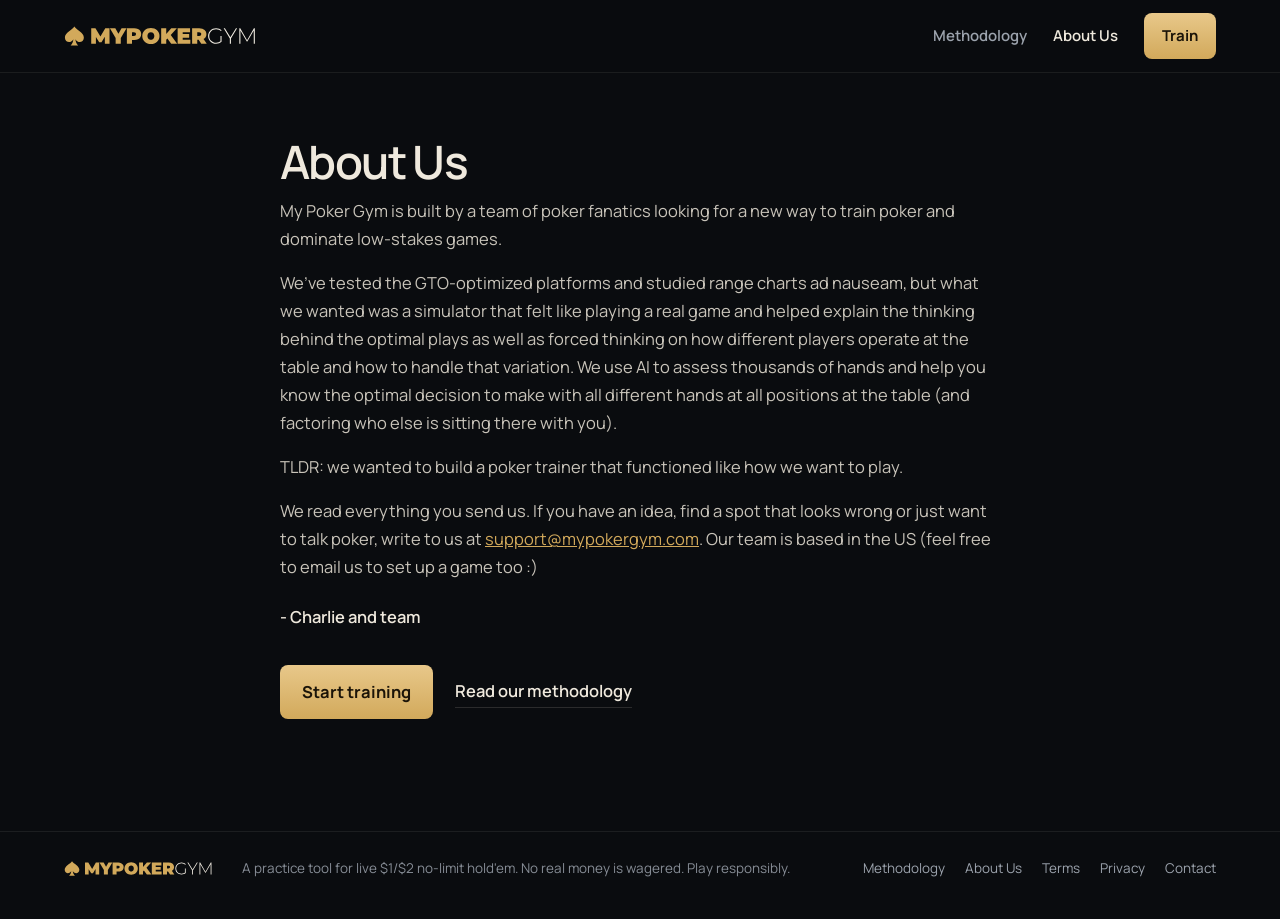
<file: about/index.html>
<!doctype html>
<html lang="en">
<head>
<meta charset="utf-8">
<meta name="viewport" content="width=device-width, initial-scale=1, viewport-fit=cover">
<title>About Us | My Poker Gym</title>
<meta name="description" content="My Poker Gym is built by Charlie and a small team of amateur poker players who wanted a better way to train for low-stakes cash games.">
<meta name="theme-color" content="#0a0c0f">
<link rel="icon" href="../assets/mark.svg" type="image/svg+xml">
<link rel="apple-touch-icon" href="../assets/apple-touch-icon.png">
<link rel="preconnect" href="https://fonts.googleapis.com">
<link rel="preconnect" href="https://fonts.gstatic.com" crossorigin>
<link href="https://fonts.googleapis.com/css2?family=Manrope:wght@300..800&display=swap" rel="stylesheet">
<style>
:root{--font:'Manrope',system-ui,-apple-system,'Segoe UI',Roboto,sans-serif;--bg:#0a0c0f;--panel:#12161b;--line:rgba(239,233,221,.08);--line-2:rgba(239,233,221,.14);--ink:#efe9dd;--body:#c9c4ba;--muted:#9ca3ad;--dim:#6d747e;--brass:#d2a95b;--brass-2:#e8c88a;--brass-ink:#1b1408;color-scheme:dark}
:root{box-sizing:border-box;padding-top:env(safe-area-inset-top,0px);padding-bottom:env(safe-area-inset-bottom,0px)}
html{scroll-padding-top:calc(90px + env(safe-area-inset-top,0px));background:var(--bg);scroll-behavior:smooth}
@media (prefers-reduced-motion:reduce){html{scroll-behavior:auto}}
*,*::before,*::after{box-sizing:inherit}
body{margin:0;background:var(--bg);color:var(--body);font-family:var(--font);font-size:16.5px;line-height:1.7;-webkit-font-smoothing:antialiased}
a{color:var(--brass)}a:hover{color:var(--brass-2)}
:focus-visible{outline:2px solid var(--brass);outline-offset:3px}
.wrap{max-width:1200px;margin:0 auto;padding:0 24px}
.nav{position:sticky;top:0;z-index:10;background:rgba(10,12,15,.86);backdrop-filter:blur(14px);-webkit-backdrop-filter:blur(14px);border-bottom:1px solid var(--line)}
.nav .wrap{display:flex;align-items:center;justify-content:space-between;height:72px;gap:16px}
.logo{display:flex;align-items:center;gap:11px;text-decoration:none;color:var(--ink);font-weight:700;font-size:20px;letter-spacing:-.03em}
.logo-mark{width:30px;height:30px;display:block;flex:none}.logo-mark svg{width:100%;height:100%;display:block}
.nav-links{display:flex;align-items:center;gap:26px;font-size:15px;font-weight:600}
.nav-links a{color:var(--muted);text-decoration:none;transition:color .15s}
.nav-links a:hover{color:var(--ink)}
.btn{display:inline-flex;align-items:center;gap:8px;border-radius:8px;padding:10px 18px;font-weight:700;text-decoration:none;white-space:nowrap}
.btn.gold,.nav-links .btn.gold{background:linear-gradient(180deg,var(--brass-2),var(--brass));color:var(--brass-ink)}
.nav-links .btn.gold:hover{color:var(--brass-ink)}
main{padding:64px 0 96px}
.doc{max-width:720px;margin:0 auto}
.doc h1{color:var(--ink);font-size:clamp(32px,4.4vw,46px);line-height:1.08;letter-spacing:-.035em;font-weight:600;margin:0 0 10px}
.doc .updated{color:var(--dim);font-size:14px;margin:0 0 30px}
.doc .intro{font-size:19px;line-height:1.6;color:var(--ink);opacity:.92;margin:0 0 26px}
.doc h2{color:var(--ink);font-size:22px;letter-spacing:-.02em;font-weight:650;margin:52px 0 14px;padding-top:26px;border-top:1px solid var(--line)}
.doc h3{color:var(--ink);font-size:17.5px;font-weight:650;margin:30px 0 10px}
.doc p{margin:0 0 16px}
.doc ul{margin:0 0 18px;padding-left:22px}
.doc li{margin:0 0 9px}
.doc li::marker{color:var(--dim)}
.doc ul ul{margin:9px 0 4px}
.doc .lead{color:var(--ink);font-weight:600}
.doc .caps{letter-spacing:.01em;font-size:14.5px;line-height:1.75}
.tablewrap{overflow-x:auto;margin:6px 0 22px;border:1px solid var(--line-2);border-radius:8px}
table{width:100%;border-collapse:collapse;font-size:15px;min-width:520px;font-variant-numeric:tabular-nums}
th{text-align:left;color:var(--ink);font-weight:600;padding:12px 16px;background:var(--panel);border-bottom:1px solid var(--line-2)}
td{padding:12px 16px;border-top:1px solid var(--line);vertical-align:top}
tbody tr:first-child td{border-top:0}
math{color:var(--ink);font-size:1.08em}
.mw{margin:14px 0 20px;padding:16px 18px;background:var(--panel);border:1px solid var(--line-2);border-radius:8px;overflow-x:auto;max-width:100%}
.mw math{display:block}
html,body{overflow-x:clip}
.other{margin-top:56px;padding-top:24px;border-top:1px solid var(--line);font-size:15px}
@media (max-width:560px){table{min-width:0}thead{display:none}tbody tr{display:block;padding:12px 16px;border-top:1px solid var(--line)}tbody tr:first-child{border-top:0}td{display:block;border:0;padding:2px 0 8px}td::before{content:attr(data-label);display:block;color:var(--dim);font-size:11.5px;font-weight:600;letter-spacing:.06em;text-transform:uppercase;margin-bottom:2px}}
/* methodology layout */
.with-toc{display:grid;grid-template-columns:220px minmax(0,720px);gap:56px;justify-content:center;align-items:start}
.with-toc .doc{margin:0}
.toc{position:sticky;top:96px;font-size:14px;line-height:1.45;max-height:calc(100vh - 120px);overflow:auto;padding-right:6px}
.toc p{color:var(--ink);font-weight:650;margin:0 0 10px;font-size:13px;letter-spacing:.06em;text-transform:uppercase}
.toc ol{list-style:none;margin:0;padding:0;counter-reset:t}
.toc li{margin:0 0 8px}
.toc a{color:var(--muted);text-decoration:none;display:block;border-left:2px solid transparent;padding-left:10px;transition:color .15s,border-color .15s}
.toc a:hover{color:var(--ink)}
.toc a.on{color:var(--ink);border-left-color:var(--brass)}
@media (max-width:980px){.with-toc{grid-template-columns:1fr}.toc{display:none}}
/* about */
.facts{display:grid;grid-template-columns:repeat(3,minmax(0,1fr));gap:12px;margin:34px 0 34px}
@media (max-width:620px){.facts{grid-template-columns:1fr}}
.fact{position:relative;background:var(--panel);border:1px solid var(--line-2);border-radius:12px;padding:18px 18px 16px;display:flex;flex-direction:column;gap:4px;min-height:96px}
.fact-k{font-size:12px;letter-spacing:.08em;text-transform:uppercase;color:var(--dim);font-weight:600}
.fact-v{font-size:18px;color:var(--ink);font-weight:600;letter-spacing:-.01em}
.fact.dog{padding-right:84px}
.dog-art{position:absolute;right:14px;top:50%;width:56px;height:56px;transform:translateY(-50%)}
.dog-art svg{width:100%;height:100%;display:block}
.signoff{color:var(--ink);font-weight:600;margin-top:22px!important}
.cta-line{display:flex;gap:22px;align-items:center;flex-wrap:wrap;margin-top:34px!important}
.cta-line .btn{padding:13px 22px}
.txtlink{color:var(--ink);text-decoration:none;border-bottom:1px solid var(--line-2);padding-bottom:2px;font-weight:600}
.txtlink:hover{color:var(--brass-2)}
@media (prefers-reduced-motion:no-preference){.dog.fact:hover .dog-art{animation:wag .6s ease-in-out 2}}
@keyframes wag{0%,100%{transform:translateY(-50%) rotate(0)}25%{transform:translateY(-50%) rotate(-8deg)}75%{transform:translateY(-50%) rotate(8deg)}}
.site-footer{border-top:1px solid var(--line);color:var(--muted);font-size:13.5px;line-height:1.5}
.site-footer .fwrap{display:flex;align-items:center;gap:12px 28px;flex-wrap:wrap;padding-top:26px;padding-bottom:40px}
.site-footer .flogo{display:flex;align-items:center;gap:10px;text-decoration:none;color:var(--ink);font-weight:700;font-size:16px;letter-spacing:-.02em;white-space:nowrap}
.site-footer .flogo span{width:22px;height:22px;display:block;flex:none}
.site-footer .flogo svg{width:100%;height:100%;display:block}
.site-footer .ftag{flex:1;min-width:240px;opacity:.85}
.site-footer .flegal{display:flex;gap:8px 20px;flex-wrap:wrap}
.site-footer .flegal a{color:var(--muted);text-decoration:none}
.site-footer .flegal a:hover{color:var(--ink)}
@media (max-width:640px){.site-footer .fwrap{flex-direction:column;align-items:flex-start;gap:12px}.site-footer .ftag{min-width:0}}
.nav-links a[aria-current="page"]{color:var(--ink)}
.logo-text{white-space:nowrap}
@media (max-width:460px){.logo-text{position:absolute;width:1px;height:1px;overflow:hidden;clip:rect(0 0 0 0)}.nav-links{gap:16px!important;font-size:14px}}
/* Home, Methodology, About, Terms, Privacy */
.logo .mpg-wordmark{height:22px;width:auto;display:block}
.site-footer .flogo .mpg-wordmark{height:17px;width:auto;display:block}
@media (max-width:600px){.logo .mpg-wordmark{height:19px}}
/* Mobile menu */
.menu-btn{display:none}
@media (max-width:760px){
.nav .wrap{position:relative}
.menu-btn{display:flex;flex-direction:column;justify-content:center;gap:5px;width:44px;height:44px;margin-right:-11px;padding:0 11px;background:none;border:0;cursor:pointer;-webkit-tap-highlight-color:transparent}
.menu-btn span{display:block;height:2px;border-radius:2px;background:var(--ink);transition:transform .2s,opacity .2s}
.nav.open .menu-btn span:nth-child(1){transform:translateY(7px) rotate(45deg)}
.nav.open .menu-btn span:nth-child(2){opacity:0}
.nav.open .menu-btn span:nth-child(3){transform:translateY(-7px) rotate(-45deg)}
.nav-links{display:none!important;position:absolute;top:100%;left:0;right:0;flex-direction:column;align-items:stretch!important;gap:0!important;padding:4px 24px 24px;background:#0a0c0f;border-bottom:1px solid var(--line);box-shadow:0 24px 40px -12px rgba(0,0,0,.6);font-size:17px!important}
.nav.open .nav-links{display:flex!important}
.nav.open{background:#0a0c0f}
.nav-links a:not(.btn){padding:15px 0;border-bottom:1px solid var(--line)}
.nav-links .btn{display:flex;justify-content:center;text-align:center;margin-top:20px;padding:14px 18px;font-size:16px}
}
</style>
</head>
<body>
<header class="nav" id="nav">
  <div class="wrap">
    <a class="logo" href="../" aria-label="My Poker Gym home"><svg class="mpg-wordmark" viewBox="-1190 -854 8909 1008" role="img" aria-label="My Poker Gym"><g class="wm-s" fill="#d2a95b"><path d="M50 30 C57 41 81 50 81 66.5 C81 78 69.5 84 60.5 79 C57 77 54.6 74.4 53.4 71.6 C54 80 57 87 62.5 92 H37.5 C43 87 46 80 46.6 71.6 C45.4 74.4 43 77 39.5 79 C30.5 84 19 78 19 66.5 C19 50 43 41 50 30Z" transform="translate(-1148.0 -812.0) scale(14.0000) translate(-19 -28)"/></g><path class="wm-b" fill="#d2a95b" d="M57 0V-700H251L479 -327L701 -700H895L897 0H682L680 -319L528 -63H424L272 -308V0Z M1176 0V-257L912 -700H1161L1304 -458L1448 -700H1676L1412 -254V0Z M1691 0V-700H2028Q2126 -700 2197.5 -668.0Q2269 -636 2308.0 -576.5Q2347 -517 2347.0 -436.0Q2347 -355 2308.0 -296.0Q2269 -237 2197.5 -204.5Q2126 -172 2028 -172H1927V0ZM1927 -354H2013Q2062 -354 2085.5 -376.0Q2109 -398 2109.0 -436.0Q2109 -474 2085.5 -496.0Q2062 -518 2013 -518H1927Z M2792 16Q2706 16 2633.5 -11.0Q2561 -38 2508.0 -87.5Q2455 -137 2425.5 -204.0Q2396 -271 2396 -350Q2396 -430 2425.5 -496.5Q2455 -563 2508.0 -612.5Q2561 -662 2633.5 -689.0Q2706 -716 2791 -716Q2877 -716 2949.0 -689.0Q3021 -662 3074.0 -612.5Q3127 -563 3156.5 -496.5Q3186 -430 3186 -350Q3186 -271 3156.5 -204.0Q3127 -137 3074.0 -87.5Q3021 -38 2949.0 -11.0Q2877 16 2792 16ZM2791 -175Q2824 -175 2852.5 -187.0Q2881 -199 2902.5 -221.5Q2924 -244 2936.0 -276.5Q2948 -309 2948 -350Q2948 -391 2936.0 -423.5Q2924 -456 2902.5 -478.5Q2881 -501 2852.5 -513.0Q2824 -525 2791 -525Q2758 -525 2729.5 -513.0Q2701 -501 2679.5 -478.5Q2658 -456 2646.0 -423.5Q2634 -391 2634 -350Q2634 -309 2646.0 -276.5Q2658 -244 2679.5 -221.5Q2701 -199 2729.5 -187.0Q2758 -175 2791 -175Z M3262 0V-700H3494V-446L3724 -700H3981L3701 -392L3995 0H3722L3547 -232L3494 -173V0Z M4017 0V-700H4586V-522H4249V-440H4545V-270H4249V-178H4599V0Z M4680 0V-700H5007Q5168 -700 5252.0 -629.0Q5336 -558 5336 -436Q5336 -355 5297 -297Q5263 -245 5204 -215L5351 0H5099L4980 -176H4916V0ZM4916 -354H5002Q5051 -354 5074.5 -376.0Q5098 -398 5098.0 -436.0Q5098 -474 5074.5 -496.0Q5051 -518 5002 -518H4916Z"/><path class="wm-l" fill="#f1ece2" d="M5779 5Q5700 5 5633.0 -21.5Q5566 -48 5516.5 -96.0Q5467 -144 5440.0 -208.5Q5413 -273 5413.0 -350.0Q5413 -427 5440.0 -491.5Q5467 -556 5517.0 -604.0Q5567 -652 5633.5 -678.5Q5700 -705 5780 -705Q5856 -705 5921.0 -681.0Q5986 -657 6032 -609L6000 -575Q5954 -620 5899.5 -639.0Q5845 -658 5781 -658Q5713 -658 5655.0 -635.0Q5597 -612 5554.0 -570.0Q5511 -528 5487.5 -472.0Q5464 -416 5464.0 -350.0Q5464 -284 5487.5 -228.0Q5511 -172 5554.0 -130.0Q5597 -88 5655.0 -65.0Q5713 -42 5781 -42Q5843 -42 5899 -61Q5942 -76 5980 -106V-347H6029V-85Q5982 -40 5916.5 -17.5Q5851 5 5779 5Z M6408 0V-241L6126 -700H6182L6435 -288L6688 -700H6741L6459 -241V0Z M6843 0V-700H6886L7199 -159L7512 -700H7554L7555 0H7505L7504 -599L7211 -93H7186L6893 -597V0Z"/></svg></a>
    <button class="menu-btn" type="button" aria-label="Open menu" aria-expanded="false" aria-controls="navLinks"><span></span><span></span><span></span></button>
    <nav class="nav-links" id="navLinks" aria-label="Main">
      <a href="../methodology/">Methodology</a>
      <a href="../about/" aria-current="page">About Us</a>
      <a class="btn gold" href="../train/">Train</a>
    </nav>
  </div>
</header>
<main>
  <div class="wrap">
<article class="doc">
<h1>About Us</h1>

<p>My Poker Gym is built by a team of poker fanatics looking for a new way to train poker and dominate low-stakes games.</p>

<p>We’ve tested the GTO-optimized platforms and studied range charts ad nauseam, but what we wanted was a simulator that felt like playing a real game and helped explain the thinking behind the optimal plays as well as forced thinking on how different players operate at the table and how to handle that variation. We use AI to assess thousands of hands and help you know the optimal decision to make with all different hands at all positions at the table (and factoring who else is sitting there with you).</p>

<p>TLDR: we wanted to build a poker trainer that functioned like how we want to play.</p>

<p>We read everything you send us. If you have an idea, find a spot that looks wrong or just want to talk poker, write to us at <a href="mailto:support@mypokergym.com">support@mypokergym.com</a>. Our team is based in the US (feel free to email us to set up a game too :)</p>

<p class="signoff">- Charlie and team</p>
<p class="cta-line"><a class="btn gold" href="../train/">Start training</a><a class="txtlink" href="../methodology/">Read our methodology</a></p>

</article>
  </div>
</main>
<footer class="site-footer">
  <div class="wrap fwrap">
    <a class="flogo" href="../"><svg class="mpg-wordmark" viewBox="-1190 -854 8909 1008" role="img" aria-label="My Poker Gym"><g class="wm-s" fill="#d2a95b"><path d="M50 30 C57 41 81 50 81 66.5 C81 78 69.5 84 60.5 79 C57 77 54.6 74.4 53.4 71.6 C54 80 57 87 62.5 92 H37.5 C43 87 46 80 46.6 71.6 C45.4 74.4 43 77 39.5 79 C30.5 84 19 78 19 66.5 C19 50 43 41 50 30Z" transform="translate(-1148.0 -812.0) scale(14.0000) translate(-19 -28)"/></g><path class="wm-b" fill="#d2a95b" d="M57 0V-700H251L479 -327L701 -700H895L897 0H682L680 -319L528 -63H424L272 -308V0Z M1176 0V-257L912 -700H1161L1304 -458L1448 -700H1676L1412 -254V0Z M1691 0V-700H2028Q2126 -700 2197.5 -668.0Q2269 -636 2308.0 -576.5Q2347 -517 2347.0 -436.0Q2347 -355 2308.0 -296.0Q2269 -237 2197.5 -204.5Q2126 -172 2028 -172H1927V0ZM1927 -354H2013Q2062 -354 2085.5 -376.0Q2109 -398 2109.0 -436.0Q2109 -474 2085.5 -496.0Q2062 -518 2013 -518H1927Z M2792 16Q2706 16 2633.5 -11.0Q2561 -38 2508.0 -87.5Q2455 -137 2425.5 -204.0Q2396 -271 2396 -350Q2396 -430 2425.5 -496.5Q2455 -563 2508.0 -612.5Q2561 -662 2633.5 -689.0Q2706 -716 2791 -716Q2877 -716 2949.0 -689.0Q3021 -662 3074.0 -612.5Q3127 -563 3156.5 -496.5Q3186 -430 3186 -350Q3186 -271 3156.5 -204.0Q3127 -137 3074.0 -87.5Q3021 -38 2949.0 -11.0Q2877 16 2792 16ZM2791 -175Q2824 -175 2852.5 -187.0Q2881 -199 2902.5 -221.5Q2924 -244 2936.0 -276.5Q2948 -309 2948 -350Q2948 -391 2936.0 -423.5Q2924 -456 2902.5 -478.5Q2881 -501 2852.5 -513.0Q2824 -525 2791 -525Q2758 -525 2729.5 -513.0Q2701 -501 2679.5 -478.5Q2658 -456 2646.0 -423.5Q2634 -391 2634 -350Q2634 -309 2646.0 -276.5Q2658 -244 2679.5 -221.5Q2701 -199 2729.5 -187.0Q2758 -175 2791 -175Z M3262 0V-700H3494V-446L3724 -700H3981L3701 -392L3995 0H3722L3547 -232L3494 -173V0Z M4017 0V-700H4586V-522H4249V-440H4545V-270H4249V-178H4599V0Z M4680 0V-700H5007Q5168 -700 5252.0 -629.0Q5336 -558 5336 -436Q5336 -355 5297 -297Q5263 -245 5204 -215L5351 0H5099L4980 -176H4916V0ZM4916 -354H5002Q5051 -354 5074.5 -376.0Q5098 -398 5098.0 -436.0Q5098 -474 5074.5 -496.0Q5051 -518 5002 -518H4916Z"/><path class="wm-l" fill="#f1ece2" d="M5779 5Q5700 5 5633.0 -21.5Q5566 -48 5516.5 -96.0Q5467 -144 5440.0 -208.5Q5413 -273 5413.0 -350.0Q5413 -427 5440.0 -491.5Q5467 -556 5517.0 -604.0Q5567 -652 5633.5 -678.5Q5700 -705 5780 -705Q5856 -705 5921.0 -681.0Q5986 -657 6032 -609L6000 -575Q5954 -620 5899.5 -639.0Q5845 -658 5781 -658Q5713 -658 5655.0 -635.0Q5597 -612 5554.0 -570.0Q5511 -528 5487.5 -472.0Q5464 -416 5464.0 -350.0Q5464 -284 5487.5 -228.0Q5511 -172 5554.0 -130.0Q5597 -88 5655.0 -65.0Q5713 -42 5781 -42Q5843 -42 5899 -61Q5942 -76 5980 -106V-347H6029V-85Q5982 -40 5916.5 -17.5Q5851 5 5779 5Z M6408 0V-241L6126 -700H6182L6435 -288L6688 -700H6741L6459 -241V0Z M6843 0V-700H6886L7199 -159L7512 -700H7554L7555 0H7505L7504 -599L7211 -93H7186L6893 -597V0Z"/></svg></a>
    <span class="ftag">A practice tool for live $1/$2 no-limit hold'em. No real money is wagered. Play responsibly.</span>
    <nav class="flegal" aria-label="Site"><a href="../methodology/">Methodology</a><a href="../about/">About Us</a><a href="../terms/">Terms</a><a href="../privacy/">Privacy</a><a href="mailto:support@mypokergym.com">Contact</a></nav>
  </div>
</footer>

<script>
(()=>{const nav=document.getElementById('nav'),btn=nav&&nav.querySelector('.menu-btn');if(!btn)return;
const set=o=>{nav.classList.toggle('open',o);btn.setAttribute('aria-expanded',o);btn.setAttribute('aria-label',o?'Close menu':'Open menu');};
btn.addEventListener('click',()=>set(!nav.classList.contains('open')));
nav.querySelectorAll('.nav-links a').forEach(a=>a.addEventListener('click',()=>set(false)));
document.addEventListener('click',e=>{if(!nav.contains(e.target))set(false);});
document.addEventListener('keydown',e=>{if(e.key==='Escape'&&nav.classList.contains('open')){set(false);btn.focus();}});
matchMedia('(min-width:761px)').addEventListener('change',e=>{if(e.matches)set(false);});
})();
</script>
</body>
</html>
</file>
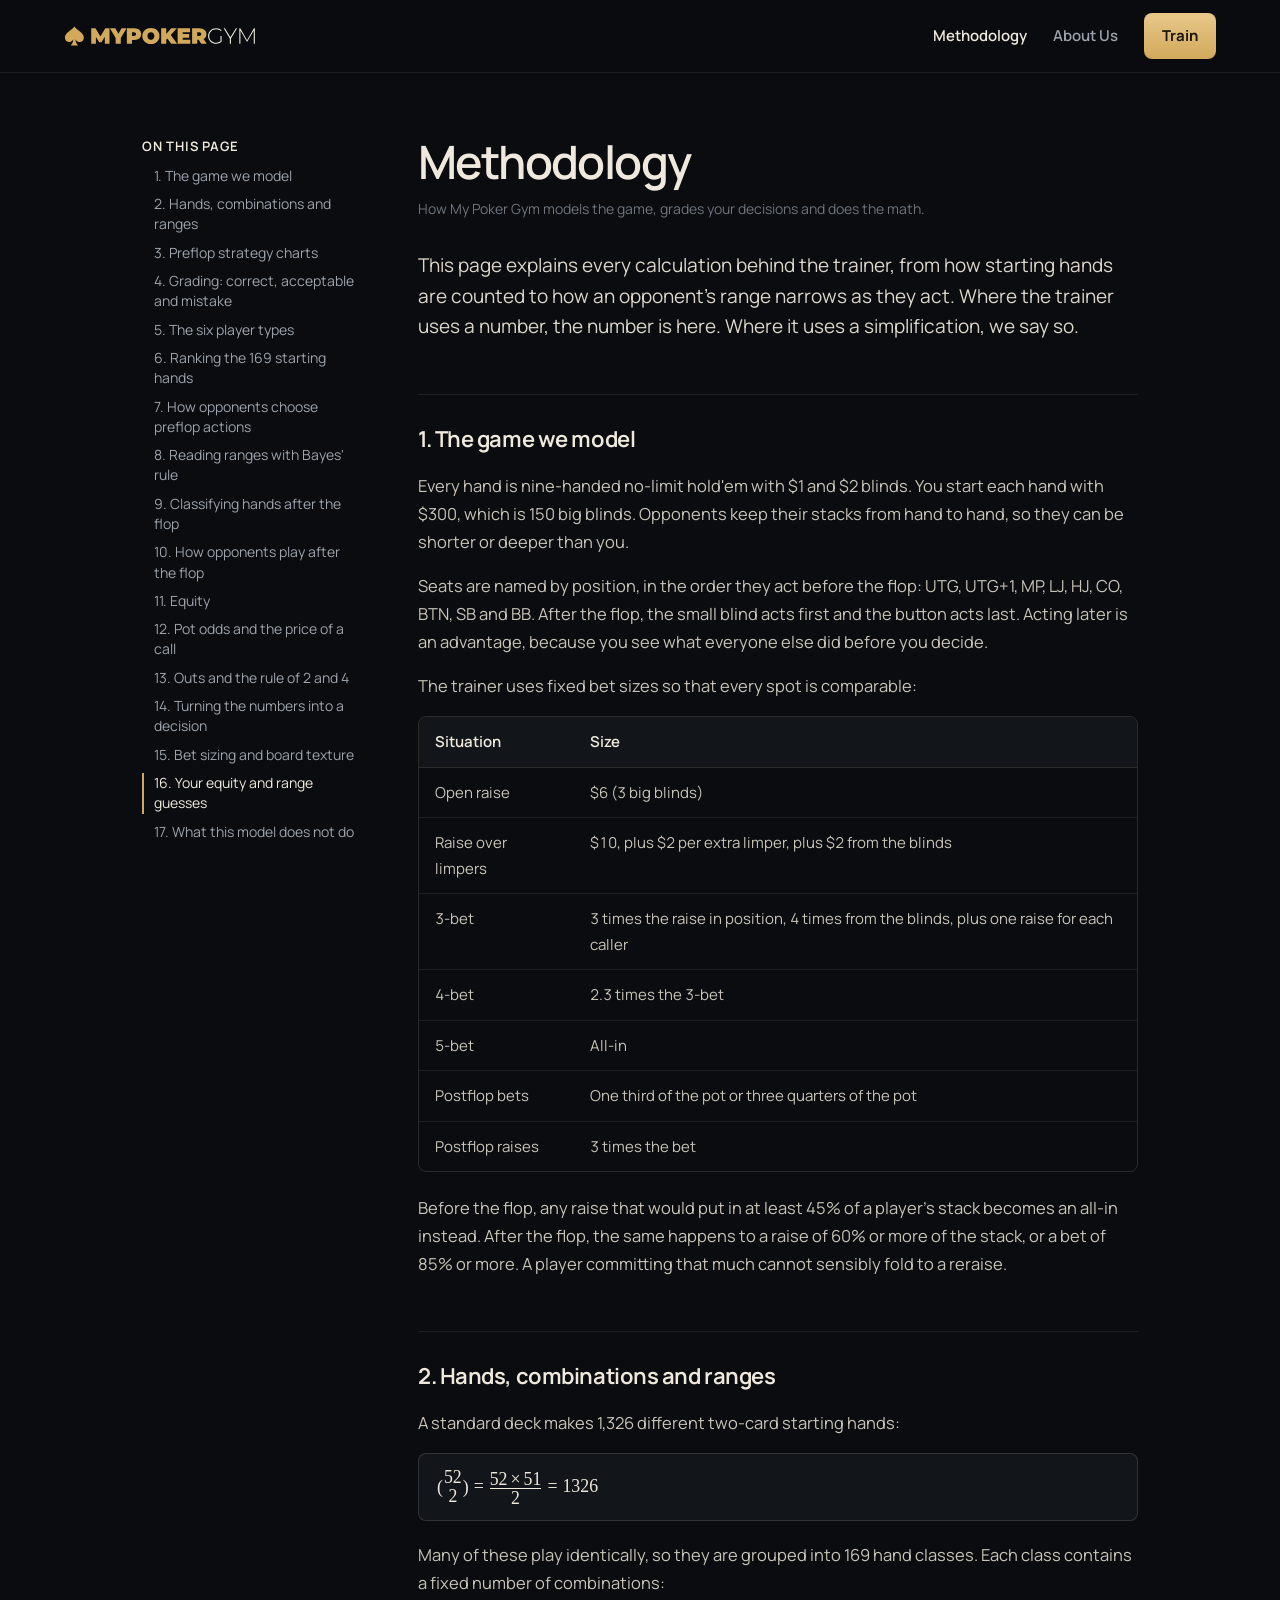
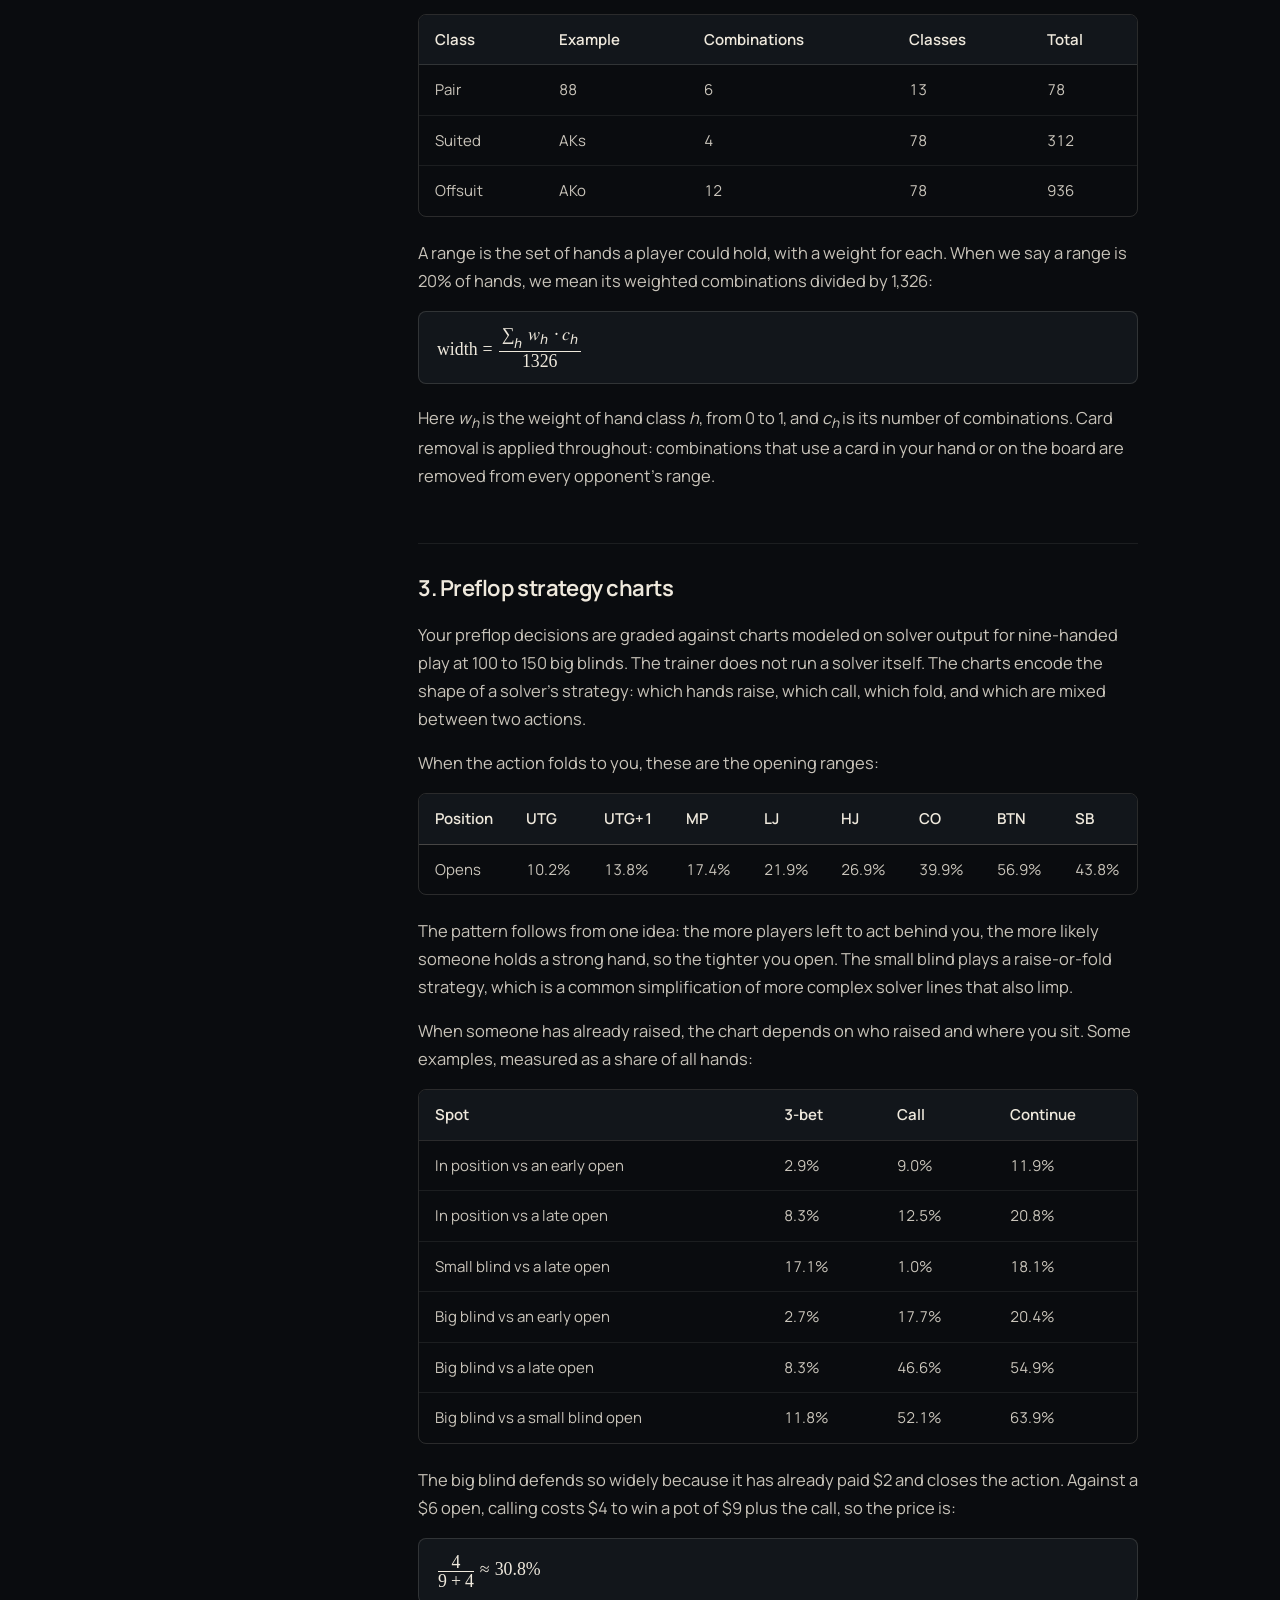
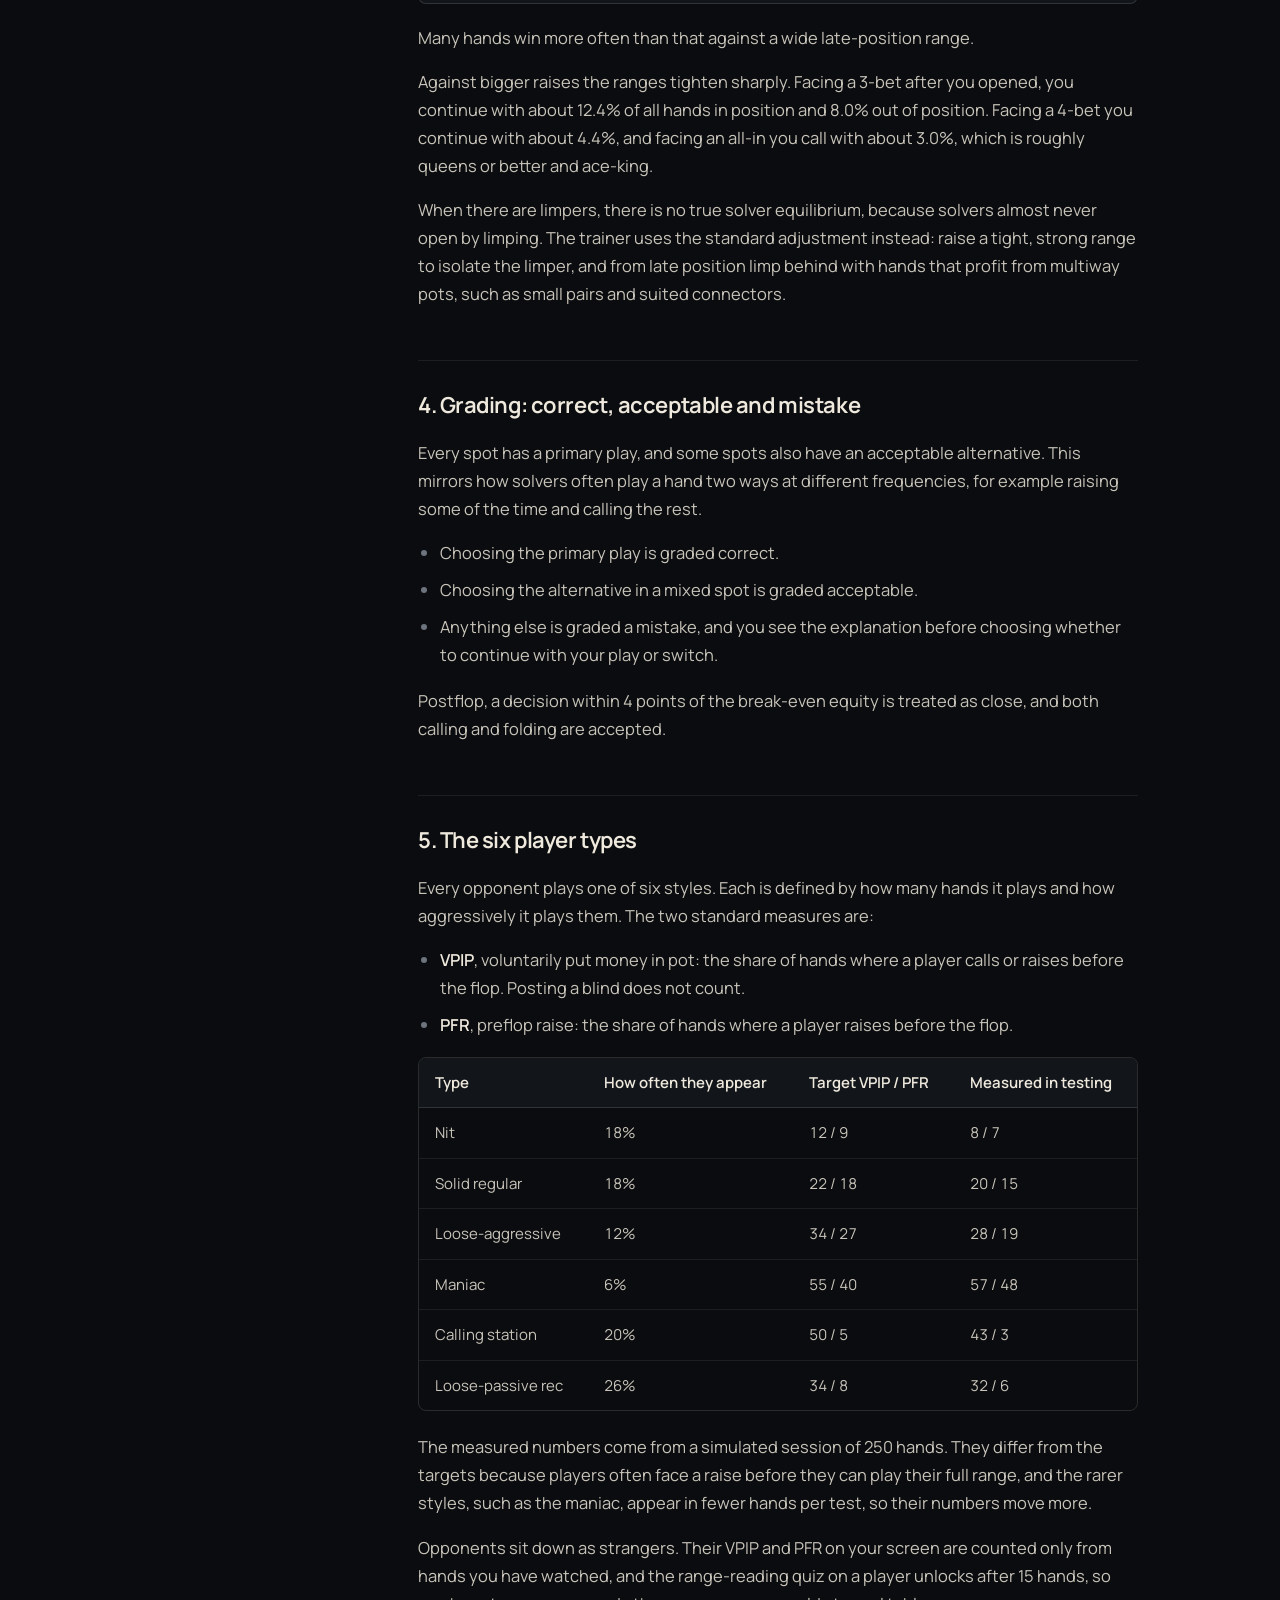
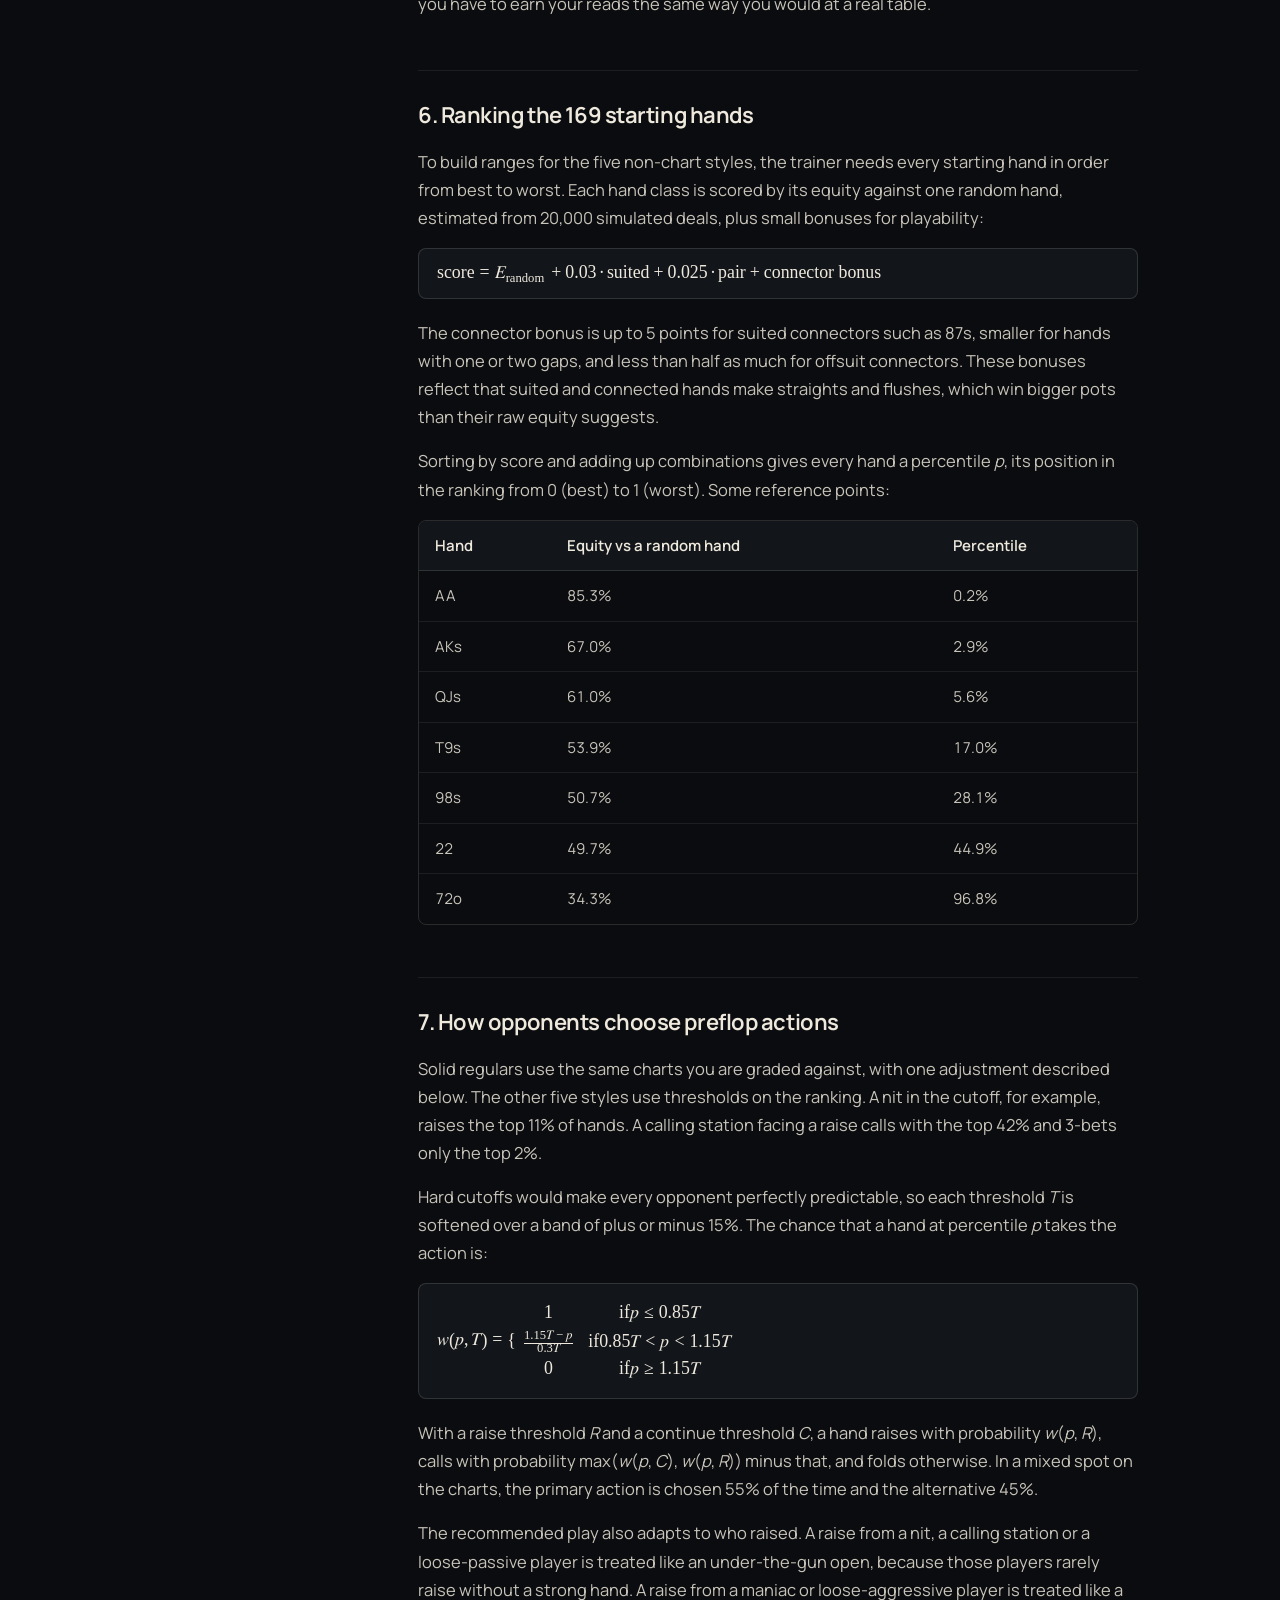
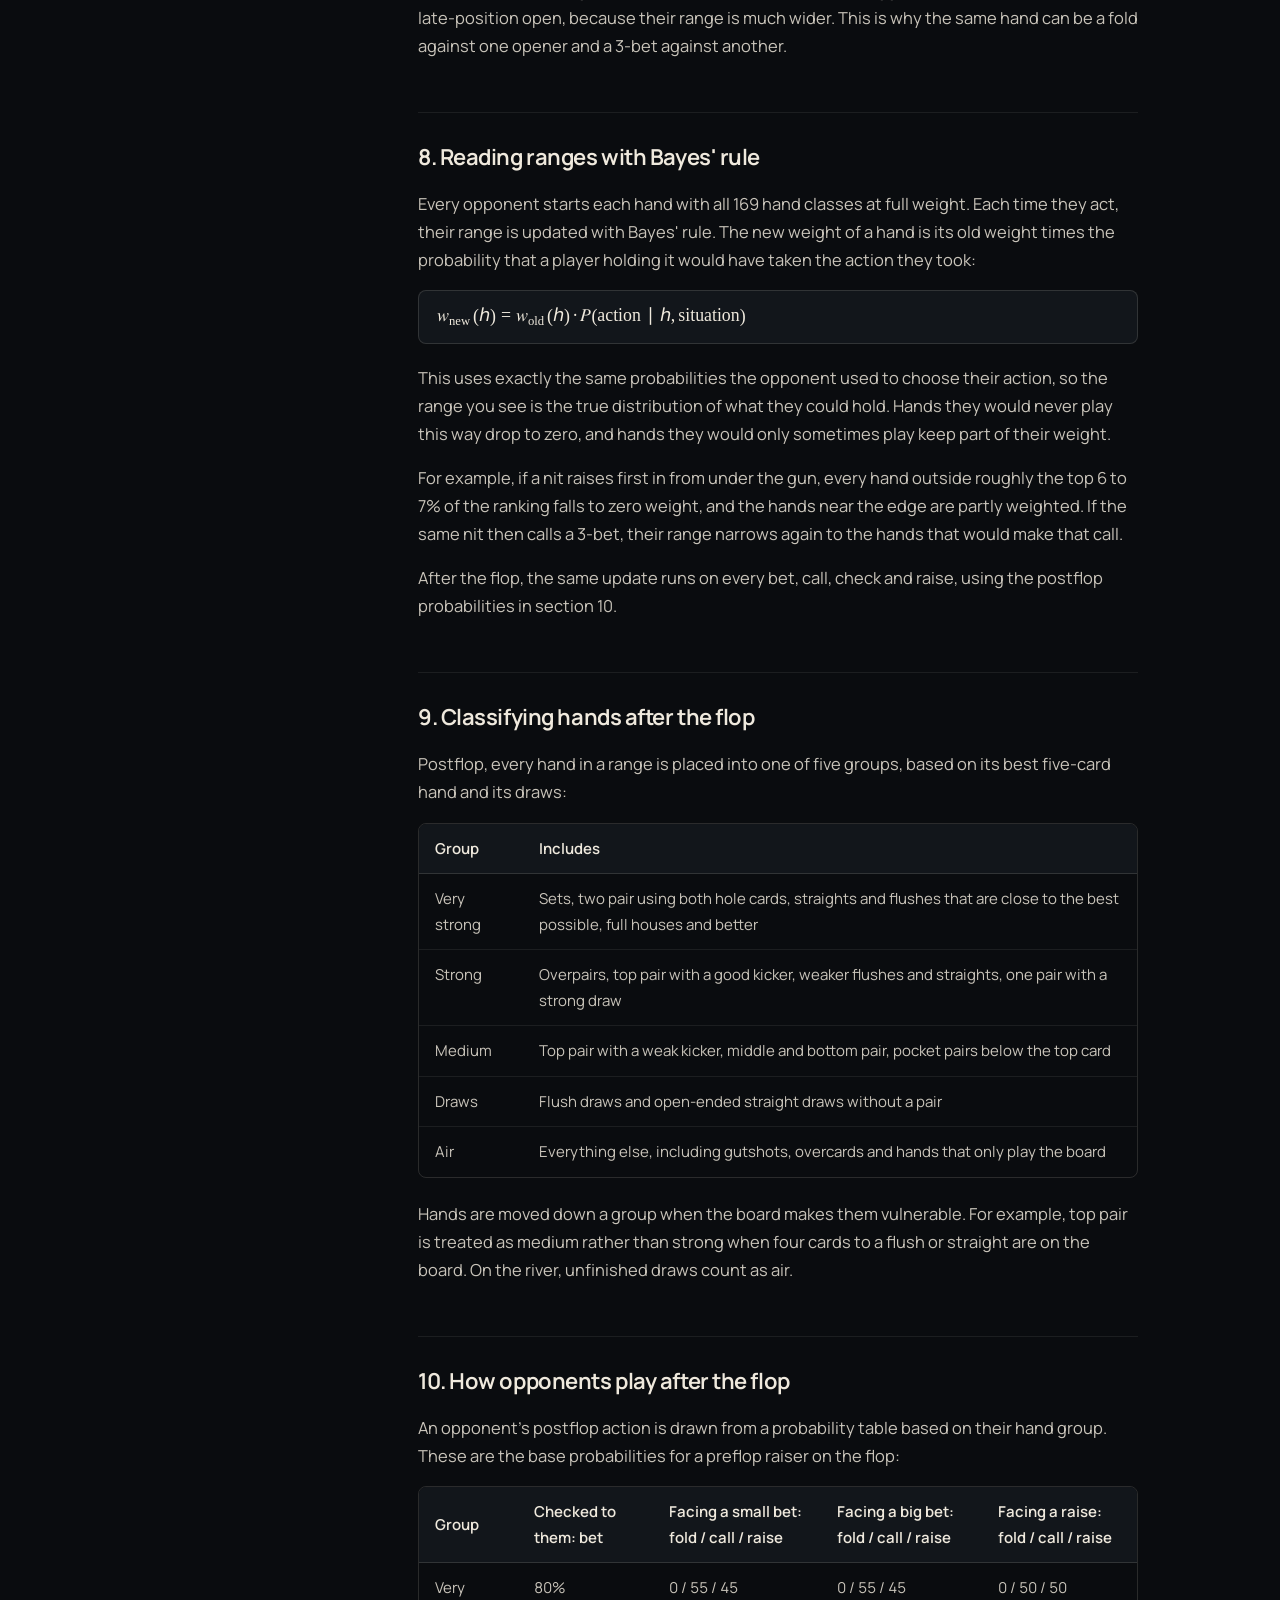
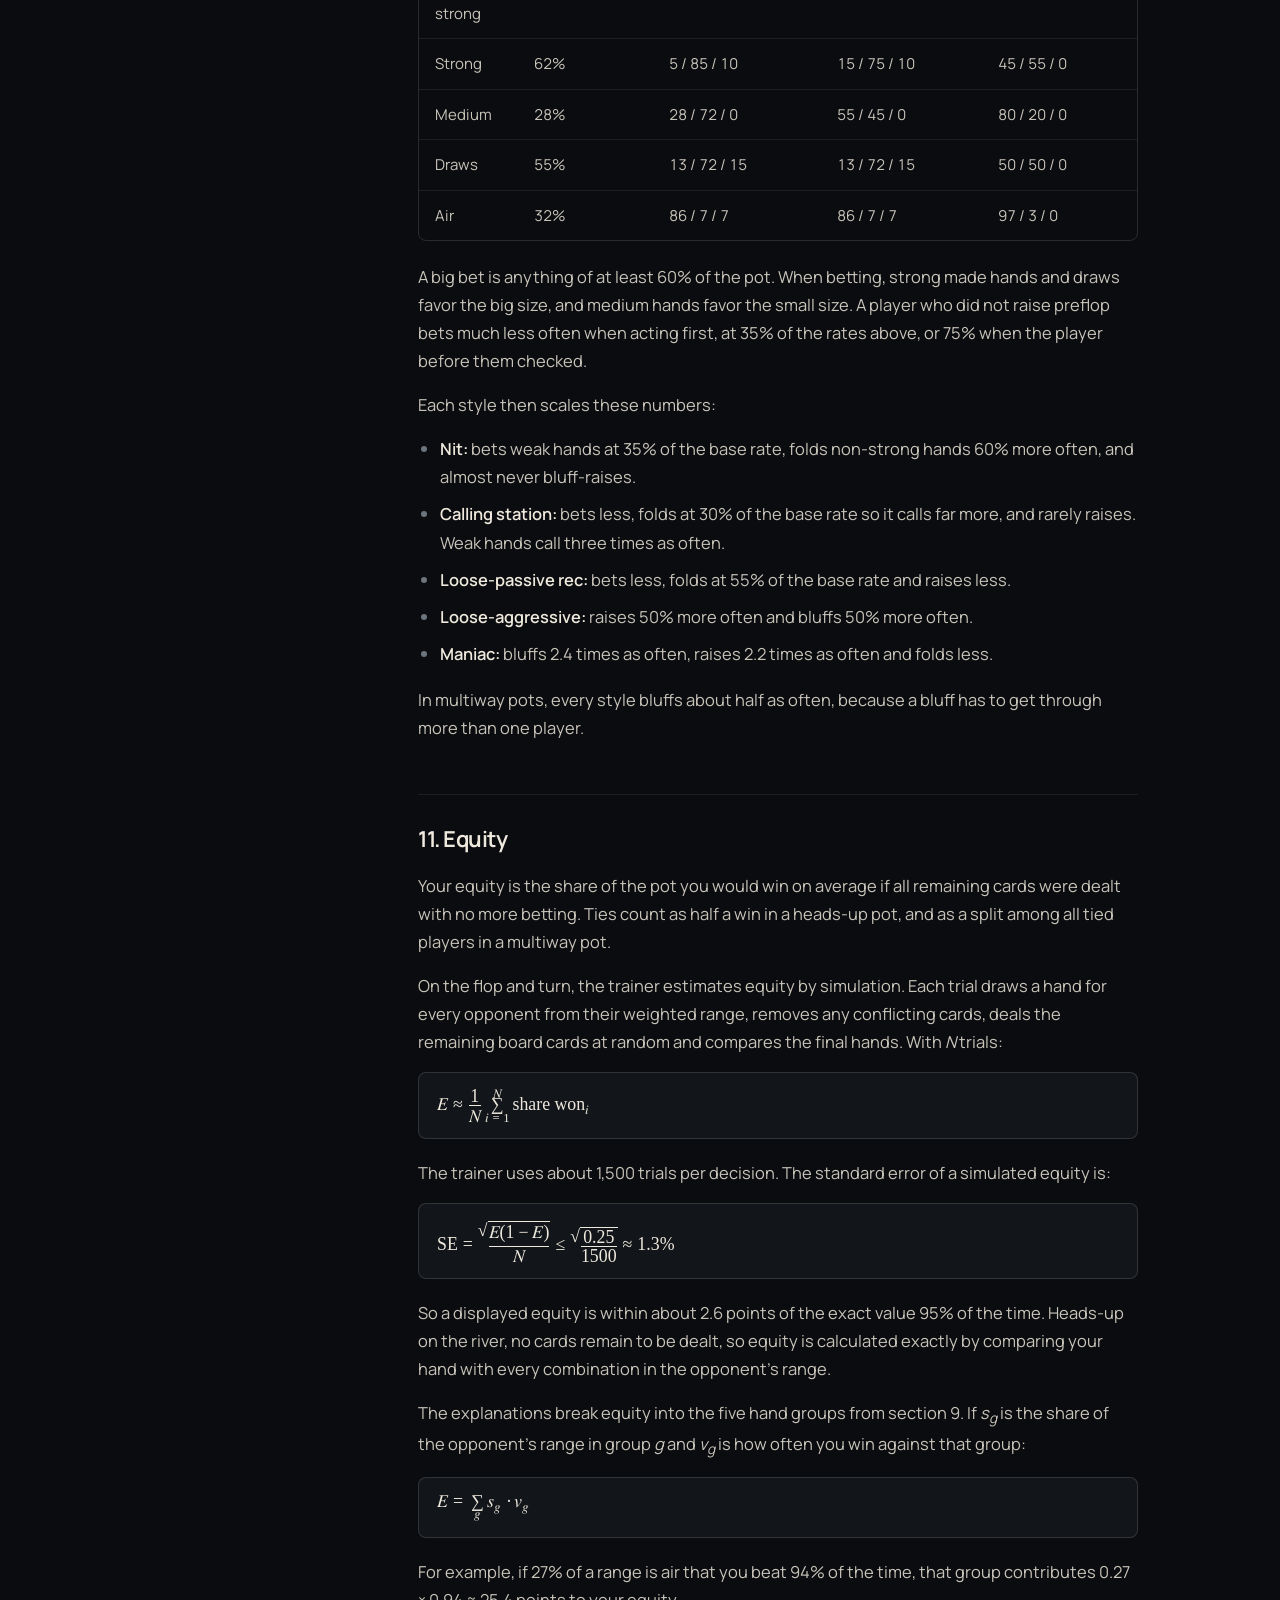
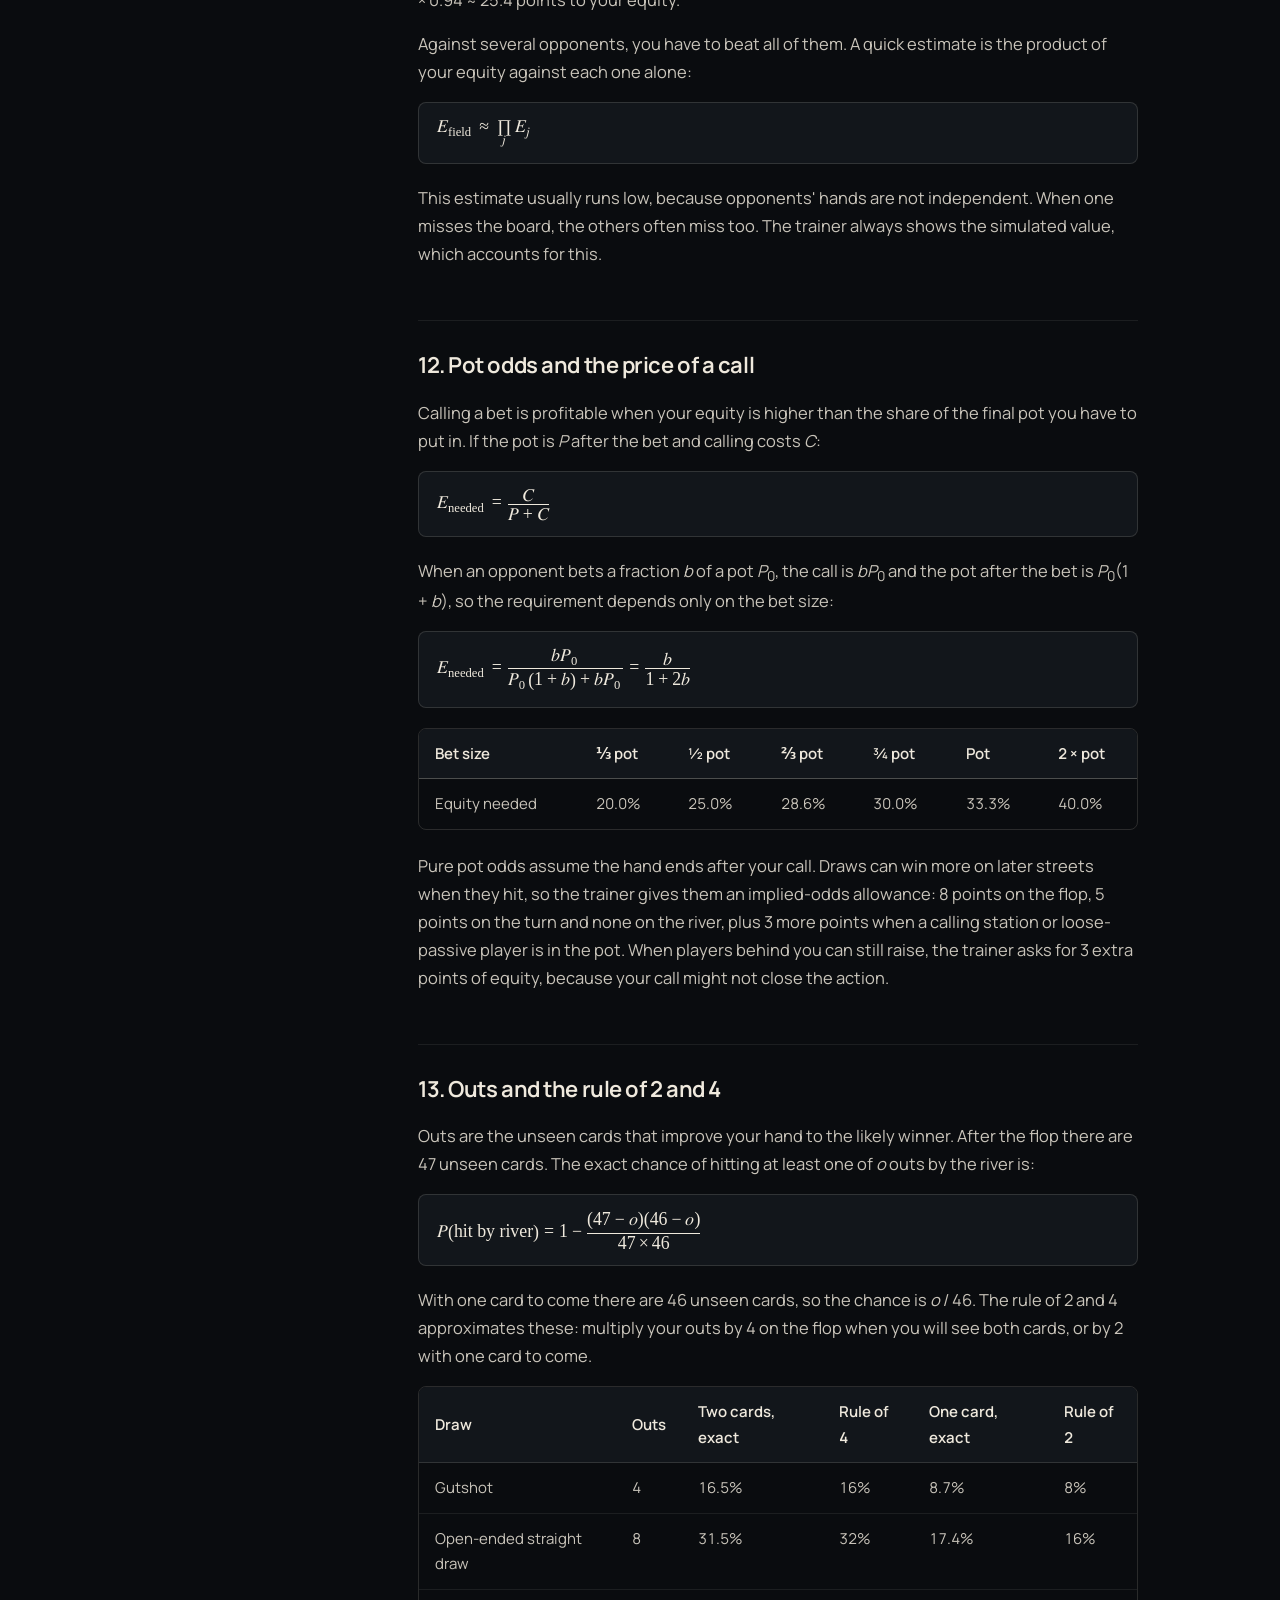
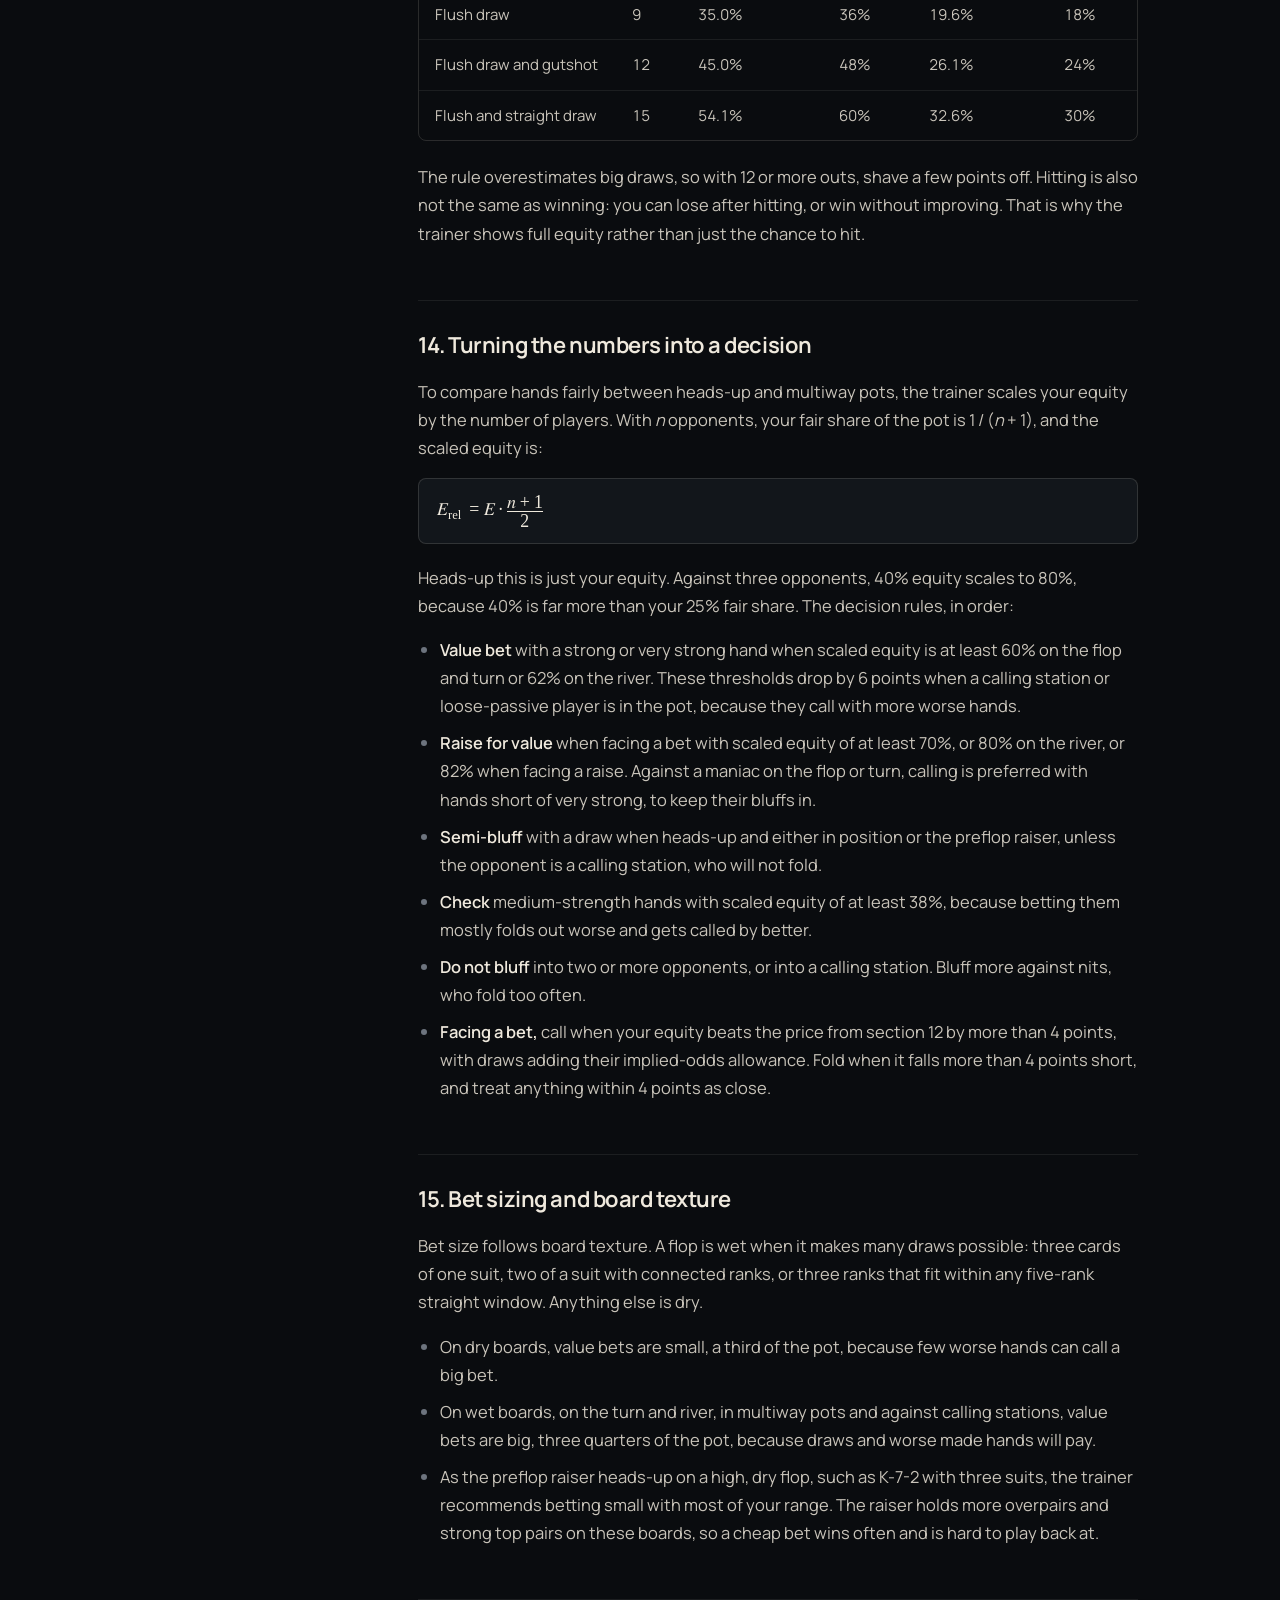
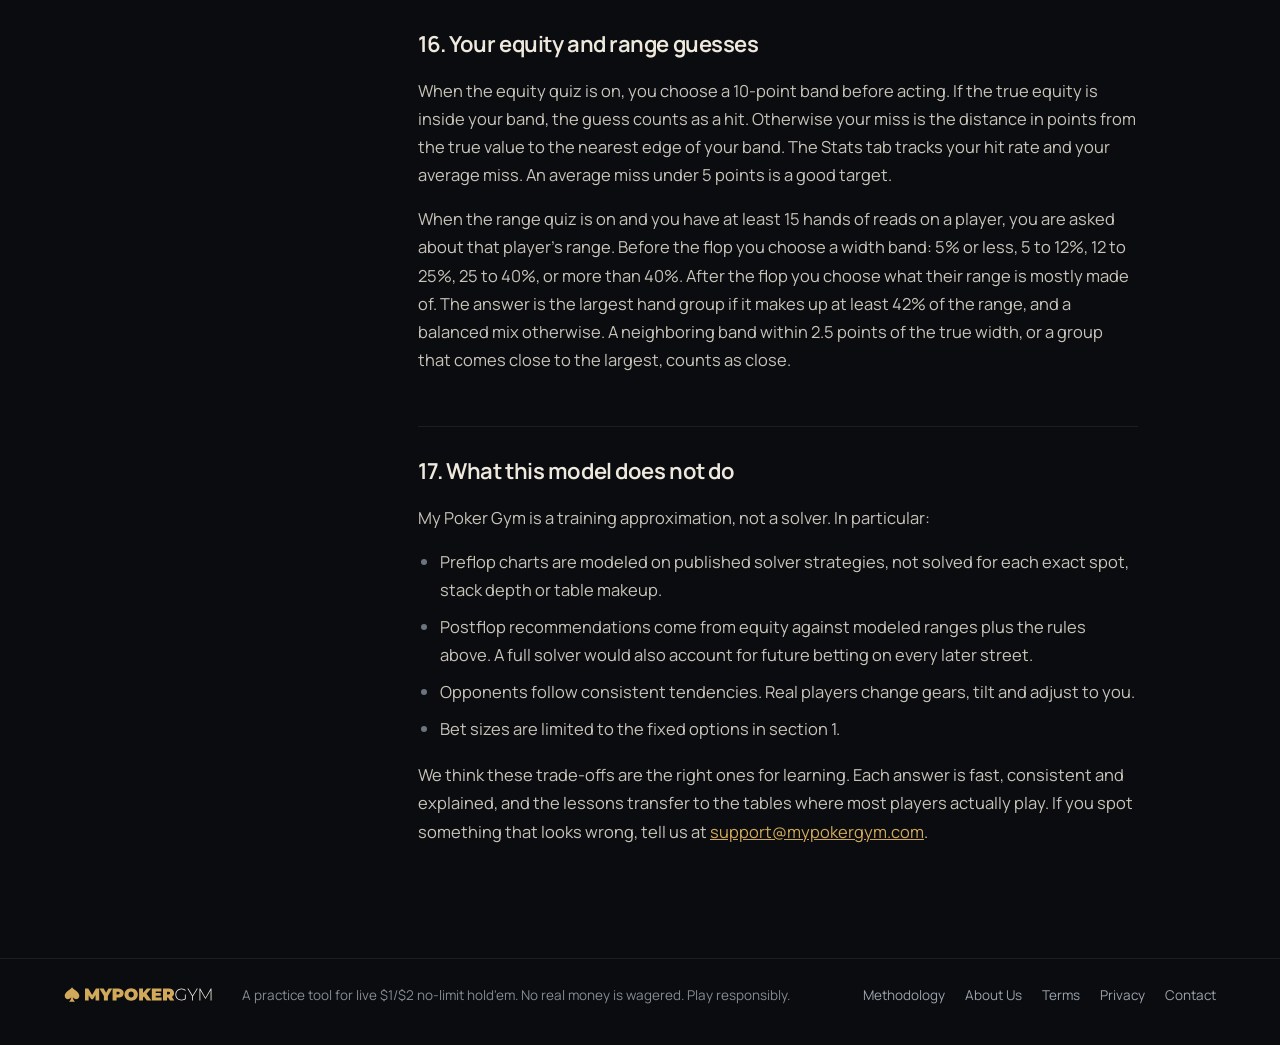
<file: methodology/index.html>
<!doctype html>
<html lang="en">
<head>
<meta charset="utf-8">
<meta name="viewport" content="width=device-width, initial-scale=1, viewport-fit=cover">
<title>Methodology | My Poker Gym</title>
<meta name="description" content="How My Poker Gym models the game, grades decisions and does the math, from combinatorics to equity and pot odds.">
<meta name="theme-color" content="#0a0c0f">
<link rel="icon" href="../assets/mark.svg" type="image/svg+xml">
<link rel="apple-touch-icon" href="../assets/apple-touch-icon.png">
<link rel="preconnect" href="https://fonts.googleapis.com">
<link rel="preconnect" href="https://fonts.gstatic.com" crossorigin>
<link href="https://fonts.googleapis.com/css2?family=Manrope:wght@300..800&display=swap" rel="stylesheet">
<style>
:root{--font:'Manrope',system-ui,-apple-system,'Segoe UI',Roboto,sans-serif;--bg:#0a0c0f;--panel:#12161b;--line:rgba(239,233,221,.08);--line-2:rgba(239,233,221,.14);--ink:#efe9dd;--body:#c9c4ba;--muted:#9ca3ad;--dim:#6d747e;--brass:#d2a95b;--brass-2:#e8c88a;--brass-ink:#1b1408;color-scheme:dark}
:root{box-sizing:border-box;padding-top:env(safe-area-inset-top,0px);padding-bottom:env(safe-area-inset-bottom,0px)}
html{scroll-padding-top:calc(90px + env(safe-area-inset-top,0px));background:var(--bg);scroll-behavior:smooth}
@media (prefers-reduced-motion:reduce){html{scroll-behavior:auto}}
*,*::before,*::after{box-sizing:inherit}
body{margin:0;background:var(--bg);color:var(--body);font-family:var(--font);font-size:16.5px;line-height:1.7;-webkit-font-smoothing:antialiased}
a{color:var(--brass)}a:hover{color:var(--brass-2)}
:focus-visible{outline:2px solid var(--brass);outline-offset:3px}
.wrap{max-width:1200px;margin:0 auto;padding:0 24px}
.nav{position:sticky;top:0;z-index:10;background:rgba(10,12,15,.86);backdrop-filter:blur(14px);-webkit-backdrop-filter:blur(14px);border-bottom:1px solid var(--line)}
.nav .wrap{display:flex;align-items:center;justify-content:space-between;height:72px;gap:16px}
.logo{display:flex;align-items:center;gap:11px;text-decoration:none;color:var(--ink);font-weight:700;font-size:20px;letter-spacing:-.03em}
.logo-mark{width:30px;height:30px;display:block;flex:none}.logo-mark svg{width:100%;height:100%;display:block}
.nav-links{display:flex;align-items:center;gap:26px;font-size:15px;font-weight:600}
.nav-links a{color:var(--muted);text-decoration:none;transition:color .15s}
.nav-links a:hover{color:var(--ink)}
.btn{display:inline-flex;align-items:center;gap:8px;border-radius:8px;padding:10px 18px;font-weight:700;text-decoration:none;white-space:nowrap}
.btn.gold,.nav-links .btn.gold{background:linear-gradient(180deg,var(--brass-2),var(--brass));color:var(--brass-ink)}
.nav-links .btn.gold:hover{color:var(--brass-ink)}
main{padding:64px 0 96px}
.doc{max-width:720px;margin:0 auto}
.doc h1{color:var(--ink);font-size:clamp(32px,4.4vw,46px);line-height:1.08;letter-spacing:-.035em;font-weight:600;margin:0 0 10px}
.doc .updated{color:var(--dim);font-size:14px;margin:0 0 30px}
.doc .intro{font-size:19px;line-height:1.6;color:var(--ink);opacity:.92;margin:0 0 26px}
.doc h2{color:var(--ink);font-size:22px;letter-spacing:-.02em;font-weight:650;margin:52px 0 14px;padding-top:26px;border-top:1px solid var(--line)}
.doc h3{color:var(--ink);font-size:17.5px;font-weight:650;margin:30px 0 10px}
.doc p{margin:0 0 16px}
.doc ul{margin:0 0 18px;padding-left:22px}
.doc li{margin:0 0 9px}
.doc li::marker{color:var(--dim)}
.doc ul ul{margin:9px 0 4px}
.doc .lead{color:var(--ink);font-weight:600}
.doc .caps{letter-spacing:.01em;font-size:14.5px;line-height:1.75}
.tablewrap{overflow-x:auto;margin:6px 0 22px;border:1px solid var(--line-2);border-radius:8px}
table{width:100%;border-collapse:collapse;font-size:15px;min-width:520px;font-variant-numeric:tabular-nums}
th{text-align:left;color:var(--ink);font-weight:600;padding:12px 16px;background:var(--panel);border-bottom:1px solid var(--line-2)}
td{padding:12px 16px;border-top:1px solid var(--line);vertical-align:top}
tbody tr:first-child td{border-top:0}
math{color:var(--ink);font-size:1.08em}
.mw{margin:14px 0 20px;padding:16px 18px;background:var(--panel);border:1px solid var(--line-2);border-radius:8px;overflow-x:auto;max-width:100%}
.mw math{display:block}
html,body{overflow-x:clip}
.other{margin-top:56px;padding-top:24px;border-top:1px solid var(--line);font-size:15px}
@media (max-width:560px){table{min-width:0}thead{display:none}tbody tr{display:block;padding:12px 16px;border-top:1px solid var(--line)}tbody tr:first-child{border-top:0}td{display:block;border:0;padding:2px 0 8px}td::before{content:attr(data-label);display:block;color:var(--dim);font-size:11.5px;font-weight:600;letter-spacing:.06em;text-transform:uppercase;margin-bottom:2px}}
/* methodology layout */
.with-toc{display:grid;grid-template-columns:220px minmax(0,720px);gap:56px;justify-content:center;align-items:start}
.with-toc .doc{margin:0}
.toc{position:sticky;top:96px;font-size:14px;line-height:1.45;max-height:calc(100vh - 120px);overflow:auto;padding-right:6px}
.toc p{color:var(--ink);font-weight:650;margin:0 0 10px;font-size:13px;letter-spacing:.06em;text-transform:uppercase}
.toc ol{list-style:none;margin:0;padding:0;counter-reset:t}
.toc li{margin:0 0 8px}
.toc a{color:var(--muted);text-decoration:none;display:block;border-left:2px solid transparent;padding-left:10px;transition:color .15s,border-color .15s}
.toc a:hover{color:var(--ink)}
.toc a.on{color:var(--ink);border-left-color:var(--brass)}
@media (max-width:980px){.with-toc{grid-template-columns:1fr}.toc{display:none}}
/* about */
.facts{display:grid;grid-template-columns:repeat(3,minmax(0,1fr));gap:12px;margin:34px 0 34px}
@media (max-width:620px){.facts{grid-template-columns:1fr}}
.fact{position:relative;background:var(--panel);border:1px solid var(--line-2);border-radius:12px;padding:18px 18px 16px;display:flex;flex-direction:column;gap:4px;min-height:96px}
.fact-k{font-size:12px;letter-spacing:.08em;text-transform:uppercase;color:var(--dim);font-weight:600}
.fact-v{font-size:18px;color:var(--ink);font-weight:600;letter-spacing:-.01em}
.fact.dog{padding-right:84px}
.dog-art{position:absolute;right:14px;top:50%;width:56px;height:56px;transform:translateY(-50%)}
.dog-art svg{width:100%;height:100%;display:block}
.signoff{color:var(--ink);font-weight:600;margin-top:22px!important}
.cta-line{display:flex;gap:22px;align-items:center;flex-wrap:wrap;margin-top:34px!important}
.cta-line .btn{padding:13px 22px}
.txtlink{color:var(--ink);text-decoration:none;border-bottom:1px solid var(--line-2);padding-bottom:2px;font-weight:600}
.txtlink:hover{color:var(--brass-2)}
@media (prefers-reduced-motion:no-preference){.dog.fact:hover .dog-art{animation:wag .6s ease-in-out 2}}
@keyframes wag{0%,100%{transform:translateY(-50%) rotate(0)}25%{transform:translateY(-50%) rotate(-8deg)}75%{transform:translateY(-50%) rotate(8deg)}}
.site-footer{border-top:1px solid var(--line);color:var(--muted);font-size:13.5px;line-height:1.5}
.site-footer .fwrap{display:flex;align-items:center;gap:12px 28px;flex-wrap:wrap;padding-top:26px;padding-bottom:40px}
.site-footer .flogo{display:flex;align-items:center;gap:10px;text-decoration:none;color:var(--ink);font-weight:700;font-size:16px;letter-spacing:-.02em;white-space:nowrap}
.site-footer .flogo span{width:22px;height:22px;display:block;flex:none}
.site-footer .flogo svg{width:100%;height:100%;display:block}
.site-footer .ftag{flex:1;min-width:240px;opacity:.85}
.site-footer .flegal{display:flex;gap:8px 20px;flex-wrap:wrap}
.site-footer .flegal a{color:var(--muted);text-decoration:none}
.site-footer .flegal a:hover{color:var(--ink)}
@media (max-width:640px){.site-footer .fwrap{flex-direction:column;align-items:flex-start;gap:12px}.site-footer .ftag{min-width:0}}
.nav-links a[aria-current="page"]{color:var(--ink)}
.logo-text{white-space:nowrap}
@media (max-width:460px){.logo-text{position:absolute;width:1px;height:1px;overflow:hidden;clip:rect(0 0 0 0)}.nav-links{gap:16px!important;font-size:14px}}
/* Home, Methodology, About, Terms, Privacy */
.logo .mpg-wordmark{height:22px;width:auto;display:block}
.site-footer .flogo .mpg-wordmark{height:17px;width:auto;display:block}
@media (max-width:600px){.logo .mpg-wordmark{height:19px}}
/* Mobile menu */
.menu-btn{display:none}
@media (max-width:760px){
.nav .wrap{position:relative}
.menu-btn{display:flex;flex-direction:column;justify-content:center;gap:5px;width:44px;height:44px;margin-right:-11px;padding:0 11px;background:none;border:0;cursor:pointer;-webkit-tap-highlight-color:transparent}
.menu-btn span{display:block;height:2px;border-radius:2px;background:var(--ink);transition:transform .2s,opacity .2s}
.nav.open .menu-btn span:nth-child(1){transform:translateY(7px) rotate(45deg)}
.nav.open .menu-btn span:nth-child(2){opacity:0}
.nav.open .menu-btn span:nth-child(3){transform:translateY(-7px) rotate(-45deg)}
.nav-links{display:none!important;position:absolute;top:100%;left:0;right:0;flex-direction:column;align-items:stretch!important;gap:0!important;padding:4px 24px 24px;background:#0a0c0f;border-bottom:1px solid var(--line);box-shadow:0 24px 40px -12px rgba(0,0,0,.6);font-size:17px!important}
.nav.open .nav-links{display:flex!important}
.nav.open{background:#0a0c0f}
.nav-links a:not(.btn){padding:15px 0;border-bottom:1px solid var(--line)}
.nav-links .btn{display:flex;justify-content:center;text-align:center;margin-top:20px;padding:14px 18px;font-size:16px}
}
</style>
</head>
<body>
<header class="nav" id="nav">
  <div class="wrap">
    <a class="logo" href="../" aria-label="My Poker Gym home"><svg class="mpg-wordmark" viewBox="-1190 -854 8909 1008" role="img" aria-label="My Poker Gym"><g class="wm-s" fill="#d2a95b"><path d="M50 30 C57 41 81 50 81 66.5 C81 78 69.5 84 60.5 79 C57 77 54.6 74.4 53.4 71.6 C54 80 57 87 62.5 92 H37.5 C43 87 46 80 46.6 71.6 C45.4 74.4 43 77 39.5 79 C30.5 84 19 78 19 66.5 C19 50 43 41 50 30Z" transform="translate(-1148.0 -812.0) scale(14.0000) translate(-19 -28)"/></g><path class="wm-b" fill="#d2a95b" d="M57 0V-700H251L479 -327L701 -700H895L897 0H682L680 -319L528 -63H424L272 -308V0Z M1176 0V-257L912 -700H1161L1304 -458L1448 -700H1676L1412 -254V0Z M1691 0V-700H2028Q2126 -700 2197.5 -668.0Q2269 -636 2308.0 -576.5Q2347 -517 2347.0 -436.0Q2347 -355 2308.0 -296.0Q2269 -237 2197.5 -204.5Q2126 -172 2028 -172H1927V0ZM1927 -354H2013Q2062 -354 2085.5 -376.0Q2109 -398 2109.0 -436.0Q2109 -474 2085.5 -496.0Q2062 -518 2013 -518H1927Z M2792 16Q2706 16 2633.5 -11.0Q2561 -38 2508.0 -87.5Q2455 -137 2425.5 -204.0Q2396 -271 2396 -350Q2396 -430 2425.5 -496.5Q2455 -563 2508.0 -612.5Q2561 -662 2633.5 -689.0Q2706 -716 2791 -716Q2877 -716 2949.0 -689.0Q3021 -662 3074.0 -612.5Q3127 -563 3156.5 -496.5Q3186 -430 3186 -350Q3186 -271 3156.5 -204.0Q3127 -137 3074.0 -87.5Q3021 -38 2949.0 -11.0Q2877 16 2792 16ZM2791 -175Q2824 -175 2852.5 -187.0Q2881 -199 2902.5 -221.5Q2924 -244 2936.0 -276.5Q2948 -309 2948 -350Q2948 -391 2936.0 -423.5Q2924 -456 2902.5 -478.5Q2881 -501 2852.5 -513.0Q2824 -525 2791 -525Q2758 -525 2729.5 -513.0Q2701 -501 2679.5 -478.5Q2658 -456 2646.0 -423.5Q2634 -391 2634 -350Q2634 -309 2646.0 -276.5Q2658 -244 2679.5 -221.5Q2701 -199 2729.5 -187.0Q2758 -175 2791 -175Z M3262 0V-700H3494V-446L3724 -700H3981L3701 -392L3995 0H3722L3547 -232L3494 -173V0Z M4017 0V-700H4586V-522H4249V-440H4545V-270H4249V-178H4599V0Z M4680 0V-700H5007Q5168 -700 5252.0 -629.0Q5336 -558 5336 -436Q5336 -355 5297 -297Q5263 -245 5204 -215L5351 0H5099L4980 -176H4916V0ZM4916 -354H5002Q5051 -354 5074.5 -376.0Q5098 -398 5098.0 -436.0Q5098 -474 5074.5 -496.0Q5051 -518 5002 -518H4916Z"/><path class="wm-l" fill="#f1ece2" d="M5779 5Q5700 5 5633.0 -21.5Q5566 -48 5516.5 -96.0Q5467 -144 5440.0 -208.5Q5413 -273 5413.0 -350.0Q5413 -427 5440.0 -491.5Q5467 -556 5517.0 -604.0Q5567 -652 5633.5 -678.5Q5700 -705 5780 -705Q5856 -705 5921.0 -681.0Q5986 -657 6032 -609L6000 -575Q5954 -620 5899.5 -639.0Q5845 -658 5781 -658Q5713 -658 5655.0 -635.0Q5597 -612 5554.0 -570.0Q5511 -528 5487.5 -472.0Q5464 -416 5464.0 -350.0Q5464 -284 5487.5 -228.0Q5511 -172 5554.0 -130.0Q5597 -88 5655.0 -65.0Q5713 -42 5781 -42Q5843 -42 5899 -61Q5942 -76 5980 -106V-347H6029V-85Q5982 -40 5916.5 -17.5Q5851 5 5779 5Z M6408 0V-241L6126 -700H6182L6435 -288L6688 -700H6741L6459 -241V0Z M6843 0V-700H6886L7199 -159L7512 -700H7554L7555 0H7505L7504 -599L7211 -93H7186L6893 -597V0Z"/></svg></a>
    <button class="menu-btn" type="button" aria-label="Open menu" aria-expanded="false" aria-controls="navLinks"><span></span><span></span><span></span></button>
    <nav class="nav-links" id="navLinks" aria-label="Main">
      <a href="../methodology/" aria-current="page">Methodology</a>
      <a href="../about/">About Us</a>
      <a class="btn gold" href="../train/">Train</a>
    </nav>
  </div>
</header>
<main>
  <div class="wrap">
<div class="with-toc"><nav class="toc" aria-label="On this page"><p>On this page</p><ol><li><a href="#game">1. The game we model</a></li><li><a href="#combos">2. Hands, combinations and ranges</a></li><li><a href="#charts">3. Preflop strategy charts</a></li><li><a href="#grading">4. Grading: correct, acceptable and mistake</a></li><li><a href="#types">5. The six player types</a></li><li><a href="#ranking">6. Ranking the 169 starting hands</a></li><li><a href="#preflop-actions">7. How opponents choose preflop actions</a></li><li><a href="#bayes">8. Reading ranges with Bayes' rule</a></li><li><a href="#classify">9. Classifying hands after the flop</a></li><li><a href="#postflop-play">10. How opponents play after the flop</a></li><li><a href="#equity">11. Equity</a></li><li><a href="#pot-odds">12. Pot odds and the price of a call</a></li><li><a href="#outs">13. Outs and the rule of 2 and 4</a></li><li><a href="#decisions">14. Turning the numbers into a decision</a></li><li><a href="#sizing">15. Bet sizing and board texture</a></li><li><a href="#quizzes">16. Your equity and range guesses</a></li><li><a href="#limits">17. What this model does not do</a></li></ol></nav>
<article class="doc">
<h1>Methodology</h1>
<p class="updated">How My Poker Gym models the game, grades your decisions and does the math.</p>
<p class="intro">This page explains every calculation behind the trainer, from how starting hands are counted to how an opponent's range narrows as they act. Where the trainer uses a number, the number is here. Where it uses a simplification, we say so.</p>

<h2 id="game">1. The game we model</h2>
<p>Every hand is nine-handed no-limit hold'em with $1 and $2 blinds. You start each hand with $300, which is 150 big blinds. Opponents keep their stacks from hand to hand, so they can be shorter or deeper than you.</p>
<p>Seats are named by position, in the order they act before the flop: UTG, UTG+1, MP, LJ, HJ, CO, BTN, SB and BB. After the flop, the small blind acts first and the button acts last. Acting later is an advantage, because you see what everyone else did before you decide.</p>
<p>The trainer uses fixed bet sizes so that every spot is comparable:</p>
<div class="tablewrap"><table>
<thead><tr><th>Situation</th><th>Size</th></tr></thead>
<tbody>
<tr><td data-label="Situation">Open raise</td><td data-label="Size">$6 (3 big blinds)</td></tr>
<tr><td data-label="Situation">Raise over limpers</td><td data-label="Size">$10, plus $2 per extra limper, plus $2 from the blinds</td></tr>
<tr><td data-label="Situation">3-bet</td><td data-label="Size">3 times the raise in position, 4 times from the blinds, plus one raise for each caller</td></tr>
<tr><td data-label="Situation">4-bet</td><td data-label="Size">2.3 times the 3-bet</td></tr>
<tr><td data-label="Situation">5-bet</td><td data-label="Size">All-in</td></tr>
<tr><td data-label="Situation">Postflop bets</td><td data-label="Size">One third of the pot or three quarters of the pot</td></tr>
<tr><td data-label="Situation">Postflop raises</td><td data-label="Size">3 times the bet</td></tr>
</tbody></table></div>
<p>Before the flop, any raise that would put in at least 45% of a player's stack becomes an all-in instead. After the flop, the same happens to a raise of 60% or more of the stack, or a bet of 85% or more. A player committing that much cannot sensibly fold to a reraise.</p>

<h2 id="combos">2. Hands, combinations and ranges</h2>
<p>A standard deck makes 1,326 different two-card starting hands:</p>
<div class="mw"><math display="block"><mrow><mrow><mo>(</mo><mfrac linethickness="0"><mn>52</mn><mn>2</mn></mfrac><mo>)</mo></mrow><mo>=</mo><mfrac><mrow><mn>52</mn><mo>×</mo><mn>51</mn></mrow><mn>2</mn></mfrac><mo>=</mo><mn>1326</mn></mrow></math></div>
<p>Many of these play identically, so they are grouped into 169 hand classes. Each class contains a fixed number of combinations:</p>
<div class="tablewrap"><table>
<thead><tr><th>Class</th><th>Example</th><th>Combinations</th><th>Classes</th><th>Total</th></tr></thead>
<tbody>
<tr><td data-label="Class">Pair</td><td data-label="Example">88</td><td data-label="Combinations">6</td><td data-label="Classes">13</td><td data-label="Total">78</td></tr>
<tr><td data-label="Class">Suited</td><td data-label="Example">AKs</td><td data-label="Combinations">4</td><td data-label="Classes">78</td><td data-label="Total">312</td></tr>
<tr><td data-label="Class">Offsuit</td><td data-label="Example">AKo</td><td data-label="Combinations">12</td><td data-label="Classes">78</td><td data-label="Total">936</td></tr>
</tbody></table></div>
<p>A range is the set of hands a player could hold, with a weight for each. When we say a range is 20% of hands, we mean its weighted combinations divided by 1,326:</p>
<div class="mw"><math display="block"><mrow><mtext>width</mtext><mo>=</mo><mfrac><mrow><munder><mo>∑</mo><mi>h</mi></munder><msub><mi>w</mi><mi>h</mi></msub><mo>·</mo><msub><mi>c</mi><mi>h</mi></msub></mrow><mn>1326</mn></mfrac></mrow></math></div>
<p>Here <i>w<sub>h</sub></i> is the weight of hand class <i>h</i>, from 0 to 1, and <i>c<sub>h</sub></i> is its number of combinations. Card removal is applied throughout: combinations that use a card in your hand or on the board are removed from every opponent's range.</p>

<h2 id="charts">3. Preflop strategy charts</h2>
<p>Your preflop decisions are graded against charts modeled on solver output for nine-handed play at 100 to 150 big blinds. The trainer does not run a solver itself. The charts encode the shape of a solver's strategy: which hands raise, which call, which fold, and which are mixed between two actions.</p>
<p>When the action folds to you, these are the opening ranges:</p>
<div class="tablewrap"><table>
<thead><tr><th>Position</th><th>UTG</th><th>UTG+1</th><th>MP</th><th>LJ</th><th>HJ</th><th>CO</th><th>BTN</th><th>SB</th></tr></thead>
<tbody><tr><td data-label="Position">Opens</td><td data-label="UTG">10.2%</td><td data-label="UTG+1">13.8%</td><td data-label="MP">17.4%</td><td data-label="LJ">21.9%</td><td data-label="HJ">26.9%</td><td data-label="CO">39.9%</td><td data-label="BTN">56.9%</td><td data-label="SB">43.8%</td></tr></tbody>
</table></div>
<p>The pattern follows from one idea: the more players left to act behind you, the more likely someone holds a strong hand, so the tighter you open. The small blind plays a raise-or-fold strategy, which is a common simplification of more complex solver lines that also limp.</p>
<p>When someone has already raised, the chart depends on who raised and where you sit. Some examples, measured as a share of all hands:</p>
<div class="tablewrap"><table>
<thead><tr><th>Spot</th><th>3-bet</th><th>Call</th><th>Continue</th></tr></thead>
<tbody>
<tr><td data-label="Spot">In position vs an early open</td><td data-label="3-bet">2.9%</td><td data-label="Call">9.0%</td><td data-label="Continue">11.9%</td></tr>
<tr><td data-label="Spot">In position vs a late open</td><td data-label="3-bet">8.3%</td><td data-label="Call">12.5%</td><td data-label="Continue">20.8%</td></tr>
<tr><td data-label="Spot">Small blind vs a late open</td><td data-label="3-bet">17.1%</td><td data-label="Call">1.0%</td><td data-label="Continue">18.1%</td></tr>
<tr><td data-label="Spot">Big blind vs an early open</td><td data-label="3-bet">2.7%</td><td data-label="Call">17.7%</td><td data-label="Continue">20.4%</td></tr>
<tr><td data-label="Spot">Big blind vs a late open</td><td data-label="3-bet">8.3%</td><td data-label="Call">46.6%</td><td data-label="Continue">54.9%</td></tr>
<tr><td data-label="Spot">Big blind vs a small blind open</td><td data-label="3-bet">11.8%</td><td data-label="Call">52.1%</td><td data-label="Continue">63.9%</td></tr>
</tbody></table></div>
<p>The big blind defends so widely because it has already paid $2 and closes the action. Against a $6 open, calling costs $4 to win a pot of $9 plus the call, so the price is:</p>
<div class="mw"><math display="block"><mrow><mfrac><mn>4</mn><mrow><mn>9</mn><mo>+</mo><mn>4</mn></mrow></mfrac><mo>≈</mo><mn>30.8</mn><mo>%</mo></mrow></math></div>
<p>Many hands win more often than that against a wide late-position range.</p>
<p>Against bigger raises the ranges tighten sharply. Facing a 3-bet after you opened, you continue with about 12.4% of all hands in position and 8.0% out of position. Facing a 4-bet you continue with about 4.4%, and facing an all-in you call with about 3.0%, which is roughly queens or better and ace-king.</p>
<p>When there are limpers, there is no true solver equilibrium, because solvers almost never open by limping. The trainer uses the standard adjustment instead: raise a tight, strong range to isolate the limper, and from late position limp behind with hands that profit from multiway pots, such as small pairs and suited connectors.</p>

<h2 id="grading">4. Grading: correct, acceptable and mistake</h2>
<p>Every spot has a primary play, and some spots also have an acceptable alternative. This mirrors how solvers often play a hand two ways at different frequencies, for example raising some of the time and calling the rest.</p>
<ul>
<li>Choosing the primary play is graded correct.</li>
<li>Choosing the alternative in a mixed spot is graded acceptable.</li>
<li>Anything else is graded a mistake, and you see the explanation before choosing whether to continue with your play or switch.</li>
</ul>
<p>Postflop, a decision within 4 points of the break-even equity is treated as close, and both calling and folding are accepted.</p>

<h2 id="types">5. The six player types</h2>
<p>Every opponent plays one of six styles. Each is defined by how many hands it plays and how aggressively it plays them. The two standard measures are:</p>
<ul>
<li><span class="lead">VPIP</span>, voluntarily put money in pot: the share of hands where a player calls or raises before the flop. Posting a blind does not count.</li>
<li><span class="lead">PFR</span>, preflop raise: the share of hands where a player raises before the flop.</li>
</ul>
<div class="tablewrap"><table>
<thead><tr><th>Type</th><th>How often they appear</th><th>Target VPIP / PFR</th><th>Measured in testing</th></tr></thead>
<tbody>
<tr><td data-label="Type">Nit</td><td data-label="How often they appear">18%</td><td data-label="Target VPIP / PFR">12 / 9</td><td data-label="Measured in testing">8 / 7</td></tr>
<tr><td data-label="Type">Solid regular</td><td data-label="How often they appear">18%</td><td data-label="Target VPIP / PFR">22 / 18</td><td data-label="Measured in testing">20 / 15</td></tr>
<tr><td data-label="Type">Loose-aggressive</td><td data-label="How often they appear">12%</td><td data-label="Target VPIP / PFR">34 / 27</td><td data-label="Measured in testing">28 / 19</td></tr>
<tr><td data-label="Type">Maniac</td><td data-label="How often they appear">6%</td><td data-label="Target VPIP / PFR">55 / 40</td><td data-label="Measured in testing">57 / 48</td></tr>
<tr><td data-label="Type">Calling station</td><td data-label="How often they appear">20%</td><td data-label="Target VPIP / PFR">50 / 5</td><td data-label="Measured in testing">43 / 3</td></tr>
<tr><td data-label="Type">Loose-passive rec</td><td data-label="How often they appear">26%</td><td data-label="Target VPIP / PFR">34 / 8</td><td data-label="Measured in testing">32 / 6</td></tr>
</tbody></table></div>
<p>The measured numbers come from a simulated session of 250 hands. They differ from the targets because players often face a raise before they can play their full range, and the rarer styles, such as the maniac, appear in fewer hands per test, so their numbers move more.</p>
<p>Opponents sit down as strangers. Their VPIP and PFR on your screen are counted only from hands you have watched, and the range-reading quiz on a player unlocks after 15 hands, so you have to earn your reads the same way you would at a real table.</p>

<h2 id="ranking">6. Ranking the 169 starting hands</h2>
<p>To build ranges for the five non-chart styles, the trainer needs every starting hand in order from best to worst. Each hand class is scored by its equity against one random hand, estimated from 20,000 simulated deals, plus small bonuses for playability:</p>
<div class="mw"><math display="block"><mrow><mtext>score</mtext><mo>=</mo><msub><mi>E</mi><mtext>random</mtext></msub><mo>+</mo><mn>0.03</mn><mo>·</mo><mtext>suited</mtext><mo>+</mo><mn>0.025</mn><mo>·</mo><mtext>pair</mtext><mo>+</mo><mtext>connector bonus</mtext></mrow></math></div>
<p>The connector bonus is up to 5 points for suited connectors such as 87s, smaller for hands with one or two gaps, and less than half as much for offsuit connectors. These bonuses reflect that suited and connected hands make straights and flushes, which win bigger pots than their raw equity suggests.</p>
<p>Sorting by score and adding up combinations gives every hand a percentile <i>p</i>, its position in the ranking from 0 (best) to 1 (worst). Some reference points:</p>
<div class="tablewrap"><table>
<thead><tr><th>Hand</th><th>Equity vs a random hand</th><th>Percentile</th></tr></thead>
<tbody>
<tr><td data-label="Hand">AA</td><td data-label="Equity vs a random hand">85.3%</td><td data-label="Percentile">0.2%</td></tr>
<tr><td data-label="Hand">AKs</td><td data-label="Equity vs a random hand">67.0%</td><td data-label="Percentile">2.9%</td></tr>
<tr><td data-label="Hand">QJs</td><td data-label="Equity vs a random hand">61.0%</td><td data-label="Percentile">5.6%</td></tr>
<tr><td data-label="Hand">T9s</td><td data-label="Equity vs a random hand">53.9%</td><td data-label="Percentile">17.0%</td></tr>
<tr><td data-label="Hand">98s</td><td data-label="Equity vs a random hand">50.7%</td><td data-label="Percentile">28.1%</td></tr>
<tr><td data-label="Hand">22</td><td data-label="Equity vs a random hand">49.7%</td><td data-label="Percentile">44.9%</td></tr>
<tr><td data-label="Hand">72o</td><td data-label="Equity vs a random hand">34.3%</td><td data-label="Percentile">96.8%</td></tr>
</tbody></table></div>

<h2 id="preflop-actions">7. How opponents choose preflop actions</h2>
<p>Solid regulars use the same charts you are graded against, with one adjustment described below. The other five styles use thresholds on the ranking. A nit in the cutoff, for example, raises the top 11% of hands. A calling station facing a raise calls with the top 42% and 3-bets only the top 2%.</p>
<p>Hard cutoffs would make every opponent perfectly predictable, so each threshold <i>T</i> is softened over a band of plus or minus 15%. The chance that a hand at percentile <i>p</i> takes the action is:</p>
<div class="mw"><math display="block"><mrow><mi>w</mi><mo>(</mo><mi>p</mi><mo>,</mo><mi>T</mi><mo>)</mo><mo>=</mo><mrow><mo>{</mo><mtable columnalign="left"><mtr><mtd><mn>1</mn></mtd><mtd><mtext>if </mtext><mi>p</mi><mo>≤</mo><mn>0.85</mn><mi>T</mi></mtd></mtr><mtr><mtd><mfrac><mrow><mn>1.15</mn><mi>T</mi><mo>−</mo><mi>p</mi></mrow><mrow><mn>0.3</mn><mi>T</mi></mrow></mfrac></mtd><mtd><mtext>if </mtext><mn>0.85</mn><mi>T</mi><mo>&lt;</mo><mi>p</mi><mo>&lt;</mo><mn>1.15</mn><mi>T</mi></mtd></mtr><mtr><mtd><mn>0</mn></mtd><mtd><mtext>if </mtext><mi>p</mi><mo>≥</mo><mn>1.15</mn><mi>T</mi></mtd></mtr></mtable></mrow></mrow></math></div>
<p>With a raise threshold <i>R</i> and a continue threshold <i>C</i>, a hand raises with probability <i>w</i>(<i>p</i>, <i>R</i>), calls with probability max(<i>w</i>(<i>p</i>, <i>C</i>), <i>w</i>(<i>p</i>, <i>R</i>)) minus that, and folds otherwise. In a mixed spot on the charts, the primary action is chosen 55% of the time and the alternative 45%.</p>
<p>The recommended play also adapts to who raised. A raise from a nit, a calling station or a loose-passive player is treated like an under-the-gun open, because those players rarely raise without a strong hand. A raise from a maniac or loose-aggressive player is treated like a late-position open, because their range is much wider. This is why the same hand can be a fold against one opener and a 3-bet against another.</p>

<h2 id="bayes">8. Reading ranges with Bayes' rule</h2>
<p>Every opponent starts each hand with all 169 hand classes at full weight. Each time they act, their range is updated with Bayes' rule. The new weight of a hand is its old weight times the probability that a player holding it would have taken the action they took:</p>
<div class="mw"><math display="block"><mrow><msub><mi>w</mi><mtext>new</mtext></msub><mo>(</mo><mi>h</mi><mo>)</mo><mo>=</mo><msub><mi>w</mi><mtext>old</mtext></msub><mo>(</mo><mi>h</mi><mo>)</mo><mo>·</mo><mi>P</mi><mo>(</mo><mtext>action</mtext><mo>∣</mo><mi>h</mi><mo>,</mo><mtext>situation</mtext><mo>)</mo></mrow></math></div>
<p>This uses exactly the same probabilities the opponent used to choose their action, so the range you see is the true distribution of what they could hold. Hands they would never play this way drop to zero, and hands they would only sometimes play keep part of their weight.</p>
<p>For example, if a nit raises first in from under the gun, every hand outside roughly the top 6 to 7% of the ranking falls to zero weight, and the hands near the edge are partly weighted. If the same nit then calls a 3-bet, their range narrows again to the hands that would make that call.</p>
<p>After the flop, the same update runs on every bet, call, check and raise, using the postflop probabilities in section 10.</p>

<h2 id="classify">9. Classifying hands after the flop</h2>
<p>Postflop, every hand in a range is placed into one of five groups, based on its best five-card hand and its draws:</p>
<div class="tablewrap"><table>
<thead><tr><th>Group</th><th>Includes</th></tr></thead>
<tbody>
<tr><td data-label="Group">Very strong</td><td data-label="Includes">Sets, two pair using both hole cards, straights and flushes that are close to the best possible, full houses and better</td></tr>
<tr><td data-label="Group">Strong</td><td data-label="Includes">Overpairs, top pair with a good kicker, weaker flushes and straights, one pair with a strong draw</td></tr>
<tr><td data-label="Group">Medium</td><td data-label="Includes">Top pair with a weak kicker, middle and bottom pair, pocket pairs below the top card</td></tr>
<tr><td data-label="Group">Draws</td><td data-label="Includes">Flush draws and open-ended straight draws without a pair</td></tr>
<tr><td data-label="Group">Air</td><td data-label="Includes">Everything else, including gutshots, overcards and hands that only play the board</td></tr>
</tbody></table></div>
<p>Hands are moved down a group when the board makes them vulnerable. For example, top pair is treated as medium rather than strong when four cards to a flush or straight are on the board. On the river, unfinished draws count as air.</p>

<h2 id="postflop-play">10. How opponents play after the flop</h2>
<p>An opponent's postflop action is drawn from a probability table based on their hand group. These are the base probabilities for a preflop raiser on the flop:</p>
<div class="tablewrap"><table>
<thead><tr><th>Group</th><th>Checked to them: bet</th><th>Facing a small bet: fold / call / raise</th><th>Facing a big bet: fold / call / raise</th><th>Facing a raise: fold / call / raise</th></tr></thead>
<tbody>
<tr><td data-label="Group">Very strong</td><td data-label="Checked to them: bet">80%</td><td data-label="Facing a small bet">0 / 55 / 45</td><td data-label="Facing a big bet">0 / 55 / 45</td><td data-label="Facing a raise">0 / 50 / 50</td></tr>
<tr><td data-label="Group">Strong</td><td data-label="Checked to them: bet">62%</td><td data-label="Facing a small bet">5 / 85 / 10</td><td data-label="Facing a big bet">15 / 75 / 10</td><td data-label="Facing a raise">45 / 55 / 0</td></tr>
<tr><td data-label="Group">Medium</td><td data-label="Checked to them: bet">28%</td><td data-label="Facing a small bet">28 / 72 / 0</td><td data-label="Facing a big bet">55 / 45 / 0</td><td data-label="Facing a raise">80 / 20 / 0</td></tr>
<tr><td data-label="Group">Draws</td><td data-label="Checked to them: bet">55%</td><td data-label="Facing a small bet">13 / 72 / 15</td><td data-label="Facing a big bet">13 / 72 / 15</td><td data-label="Facing a raise">50 / 50 / 0</td></tr>
<tr><td data-label="Group">Air</td><td data-label="Checked to them: bet">32%</td><td data-label="Facing a small bet">86 / 7 / 7</td><td data-label="Facing a big bet">86 / 7 / 7</td><td data-label="Facing a raise">97 / 3 / 0</td></tr>
</tbody></table></div>
<p>A big bet is anything of at least 60% of the pot. When betting, strong made hands and draws favor the big size, and medium hands favor the small size. A player who did not raise preflop bets much less often when acting first, at 35% of the rates above, or 75% when the player before them checked.</p>
<p>Each style then scales these numbers:</p>
<ul>
<li><span class="lead">Nit:</span> bets weak hands at 35% of the base rate, folds non-strong hands 60% more often, and almost never bluff-raises.</li>
<li><span class="lead">Calling station:</span> bets less, folds at 30% of the base rate so it calls far more, and rarely raises. Weak hands call three times as often.</li>
<li><span class="lead">Loose-passive rec:</span> bets less, folds at 55% of the base rate and raises less.</li>
<li><span class="lead">Loose-aggressive:</span> raises 50% more often and bluffs 50% more often.</li>
<li><span class="lead">Maniac:</span> bluffs 2.4 times as often, raises 2.2 times as often and folds less.</li>
</ul>
<p>In multiway pots, every style bluffs about half as often, because a bluff has to get through more than one player.</p>

<h2 id="equity">11. Equity</h2>
<p>Your equity is the share of the pot you would win on average if all remaining cards were dealt with no more betting. Ties count as half a win in a heads-up pot, and as a split among all tied players in a multiway pot.</p>
<p>On the flop and turn, the trainer estimates equity by simulation. Each trial draws a hand for every opponent from their weighted range, removes any conflicting cards, deals the remaining board cards at random and compares the final hands. With <i>N</i> trials:</p>
<div class="mw"><math display="block"><mrow><mi>E</mi><mo>≈</mo><mfrac><mn>1</mn><mi>N</mi></mfrac><munderover><mo>∑</mo><mrow><mi>i</mi><mo>=</mo><mn>1</mn></mrow><mi>N</mi></munderover><msub><mtext>share won</mtext><mi>i</mi></msub></mrow></math></div>
<p>The trainer uses about 1,500 trials per decision. The standard error of a simulated equity is:</p>
<div class="mw"><math display="block"><mrow><mtext>SE</mtext><mo>=</mo><msqrt><mfrac><mrow><mi>E</mi><mo>(</mo><mn>1</mn><mo>−</mo><mi>E</mi><mo>)</mo></mrow><mi>N</mi></mfrac></msqrt><mo>≤</mo><msqrt><mfrac><mn>0.25</mn><mn>1500</mn></mfrac></msqrt><mo>≈</mo><mn>1.3</mn><mo>%</mo></mrow></math></div>
<p>So a displayed equity is within about 2.6 points of the exact value 95% of the time. Heads-up on the river, no cards remain to be dealt, so equity is calculated exactly by comparing your hand with every combination in the opponent's range.</p>
<p>The explanations break equity into the five hand groups from section 9. If <i>s<sub>g</sub></i> is the share of the opponent's range in group <i>g</i> and <i>v<sub>g</sub></i> is how often you win against that group:</p>
<div class="mw"><math display="block"><mrow><mi>E</mi><mo>=</mo><munder><mo>∑</mo><mi>g</mi></munder><msub><mi>s</mi><mi>g</mi></msub><mo>·</mo><msub><mi>v</mi><mi>g</mi></msub></mrow></math></div>
<p>For example, if 27% of a range is air that you beat 94% of the time, that group contributes 0.27 × 0.94 ≈ 25.4 points to your equity.</p>
<p>Against several opponents, you have to beat all of them. A quick estimate is the product of your equity against each one alone:</p>
<div class="mw"><math display="block"><mrow><msub><mi>E</mi><mtext>field</mtext></msub><mo>≈</mo><munder><mo>∏</mo><mi>j</mi></munder><msub><mi>E</mi><mi>j</mi></msub></mrow></math></div>
<p>This estimate usually runs low, because opponents' hands are not independent. When one misses the board, the others often miss too. The trainer always shows the simulated value, which accounts for this.</p>

<h2 id="pot-odds">12. Pot odds and the price of a call</h2>
<p>Calling a bet is profitable when your equity is higher than the share of the final pot you have to put in. If the pot is <i>P</i> after the bet and calling costs <i>C</i>:</p>
<div class="mw"><math display="block"><mrow><msub><mi>E</mi><mtext>needed</mtext></msub><mo>=</mo><mfrac><mi>C</mi><mrow><mi>P</mi><mo>+</mo><mi>C</mi></mrow></mfrac></mrow></math></div>
<p>When an opponent bets a fraction <i>b</i> of a pot <i>P</i><sub>0</sub>, the call is <i>bP</i><sub>0</sub> and the pot after the bet is <i>P</i><sub>0</sub>(1 + <i>b</i>), so the requirement depends only on the bet size:</p>
<div class="mw"><math display="block"><mrow><msub><mi>E</mi><mtext>needed</mtext></msub><mo>=</mo><mfrac><mrow><mi>b</mi><msub><mi>P</mi><mn>0</mn></msub></mrow><mrow><msub><mi>P</mi><mn>0</mn></msub><mo>(</mo><mn>1</mn><mo>+</mo><mi>b</mi><mo>)</mo><mo>+</mo><mi>b</mi><msub><mi>P</mi><mn>0</mn></msub></mrow></mfrac><mo>=</mo><mfrac><mi>b</mi><mrow><mn>1</mn><mo>+</mo><mn>2</mn><mi>b</mi></mrow></mfrac></mrow></math></div>
<div class="tablewrap"><table>
<thead><tr><th>Bet size</th><th>⅓ pot</th><th>½ pot</th><th>⅔ pot</th><th>¾ pot</th><th>Pot</th><th>2 × pot</th></tr></thead>
<tbody><tr><td data-label="Bet size">Equity needed</td><td data-label="⅓ pot">20.0%</td><td data-label="½ pot">25.0%</td><td data-label="⅔ pot">28.6%</td><td data-label="¾ pot">30.0%</td><td data-label="Pot">33.3%</td><td data-label="2 × pot">40.0%</td></tr></tbody>
</table></div>
<p>Pure pot odds assume the hand ends after your call. Draws can win more on later streets when they hit, so the trainer gives them an implied-odds allowance: 8 points on the flop, 5 points on the turn and none on the river, plus 3 more points when a calling station or loose-passive player is in the pot. When players behind you can still raise, the trainer asks for 3 extra points of equity, because your call might not close the action.</p>

<h2 id="outs">13. Outs and the rule of 2 and 4</h2>
<p>Outs are the unseen cards that improve your hand to the likely winner. After the flop there are 47 unseen cards. The exact chance of hitting at least one of <i>o</i> outs by the river is:</p>
<div class="mw"><math display="block"><mrow><mi>P</mi><mo>(</mo><mtext>hit by river</mtext><mo>)</mo><mo>=</mo><mn>1</mn><mo>−</mo><mfrac><mrow><mo>(</mo><mn>47</mn><mo>−</mo><mi>o</mi><mo>)</mo><mo>(</mo><mn>46</mn><mo>−</mo><mi>o</mi><mo>)</mo></mrow><mrow><mn>47</mn><mo>×</mo><mn>46</mn></mrow></mfrac></mrow></math></div>
<p>With one card to come there are 46 unseen cards, so the chance is <i>o</i> / 46. The rule of 2 and 4 approximates these: multiply your outs by 4 on the flop when you will see both cards, or by 2 with one card to come.</p>
<div class="tablewrap"><table>
<thead><tr><th>Draw</th><th>Outs</th><th>Two cards, exact</th><th>Rule of 4</th><th>One card, exact</th><th>Rule of 2</th></tr></thead>
<tbody>
<tr><td data-label="Draw">Gutshot</td><td data-label="Outs">4</td><td data-label="Two cards, exact">16.5%</td><td data-label="Rule of 4">16%</td><td data-label="One card, exact">8.7%</td><td data-label="Rule of 2">8%</td></tr>
<tr><td data-label="Draw">Open-ended straight draw</td><td data-label="Outs">8</td><td data-label="Two cards, exact">31.5%</td><td data-label="Rule of 4">32%</td><td data-label="One card, exact">17.4%</td><td data-label="Rule of 2">16%</td></tr>
<tr><td data-label="Draw">Flush draw</td><td data-label="Outs">9</td><td data-label="Two cards, exact">35.0%</td><td data-label="Rule of 4">36%</td><td data-label="One card, exact">19.6%</td><td data-label="Rule of 2">18%</td></tr>
<tr><td data-label="Draw">Flush draw and gutshot</td><td data-label="Outs">12</td><td data-label="Two cards, exact">45.0%</td><td data-label="Rule of 4">48%</td><td data-label="One card, exact">26.1%</td><td data-label="Rule of 2">24%</td></tr>
<tr><td data-label="Draw">Flush and straight draw</td><td data-label="Outs">15</td><td data-label="Two cards, exact">54.1%</td><td data-label="Rule of 4">60%</td><td data-label="One card, exact">32.6%</td><td data-label="Rule of 2">30%</td></tr>
</tbody></table></div>
<p>The rule overestimates big draws, so with 12 or more outs, shave a few points off. Hitting is also not the same as winning: you can lose after hitting, or win without improving. That is why the trainer shows full equity rather than just the chance to hit.</p>

<h2 id="decisions">14. Turning the numbers into a decision</h2>
<p>To compare hands fairly between heads-up and multiway pots, the trainer scales your equity by the number of players. With <i>n</i> opponents, your fair share of the pot is 1 / (<i>n</i> + 1), and the scaled equity is:</p>
<div class="mw"><math display="block"><mrow><msub><mi>E</mi><mtext>rel</mtext></msub><mo>=</mo><mi>E</mi><mo>·</mo><mfrac><mrow><mi>n</mi><mo>+</mo><mn>1</mn></mrow><mn>2</mn></mfrac></mrow></math></div>
<p>Heads-up this is just your equity. Against three opponents, 40% equity scales to 80%, because 40% is far more than your 25% fair share. The decision rules, in order:</p>
<ul>
<li><span class="lead">Value bet</span> with a strong or very strong hand when scaled equity is at least 60% on the flop and turn or 62% on the river. These thresholds drop by 6 points when a calling station or loose-passive player is in the pot, because they call with more worse hands.</li>
<li><span class="lead">Raise for value</span> when facing a bet with scaled equity of at least 70%, or 80% on the river, or 82% when facing a raise. Against a maniac on the flop or turn, calling is preferred with hands short of very strong, to keep their bluffs in.</li>
<li><span class="lead">Semi-bluff</span> with a draw when heads-up and either in position or the preflop raiser, unless the opponent is a calling station, who will not fold.</li>
<li><span class="lead">Check</span> medium-strength hands with scaled equity of at least 38%, because betting them mostly folds out worse and gets called by better.</li>
<li><span class="lead">Do not bluff</span> into two or more opponents, or into a calling station. Bluff more against nits, who fold too often.</li>
<li><span class="lead">Facing a bet,</span> call when your equity beats the price from section 12 by more than 4 points, with draws adding their implied-odds allowance. Fold when it falls more than 4 points short, and treat anything within 4 points as close.</li>
</ul>

<h2 id="sizing">15. Bet sizing and board texture</h2>
<p>Bet size follows board texture. A flop is wet when it makes many draws possible: three cards of one suit, two of a suit with connected ranks, or three ranks that fit within any five-rank straight window. Anything else is dry.</p>
<ul>
<li>On dry boards, value bets are small, a third of the pot, because few worse hands can call a big bet.</li>
<li>On wet boards, on the turn and river, in multiway pots and against calling stations, value bets are big, three quarters of the pot, because draws and worse made hands will pay.</li>
<li>As the preflop raiser heads-up on a high, dry flop, such as K-7-2 with three suits, the trainer recommends betting small with most of your range. The raiser holds more overpairs and strong top pairs on these boards, so a cheap bet wins often and is hard to play back at.</li>
</ul>

<h2 id="quizzes">16. Your equity and range guesses</h2>
<p>When the equity quiz is on, you choose a 10-point band before acting. If the true equity is inside your band, the guess counts as a hit. Otherwise your miss is the distance in points from the true value to the nearest edge of your band. The Stats tab tracks your hit rate and your average miss. An average miss under 5 points is a good target.</p>
<p>When the range quiz is on and you have at least 15 hands of reads on a player, you are asked about that player's range. Before the flop you choose a width band: 5% or less, 5 to 12%, 12 to 25%, 25 to 40%, or more than 40%. After the flop you choose what their range is mostly made of. The answer is the largest hand group if it makes up at least 42% of the range, and a balanced mix otherwise. A neighboring band within 2.5 points of the true width, or a group that comes close to the largest, counts as close.</p>

<h2 id="limits">17. What this model does not do</h2>
<p>My Poker Gym is a training approximation, not a solver. In particular:</p>
<ul>
<li>Preflop charts are modeled on published solver strategies, not solved for each exact spot, stack depth or table makeup.</li>
<li>Postflop recommendations come from equity against modeled ranges plus the rules above. A full solver would also account for future betting on every later street.</li>
<li>Opponents follow consistent tendencies. Real players change gears, tilt and adjust to you.</li>
<li>Bet sizes are limited to the fixed options in section 1.</li>
</ul>
<p>We think these trade-offs are the right ones for learning. Each answer is fast, consistent and explained, and the lessons transfer to the tables where most players actually play. If you spot something that looks wrong, tell us at <a href="mailto:support@mypokergym.com">support@mypokergym.com</a>.</p>

</article></div>
  </div>
</main>
<footer class="site-footer">
  <div class="wrap fwrap">
    <a class="flogo" href="../"><svg class="mpg-wordmark" viewBox="-1190 -854 8909 1008" role="img" aria-label="My Poker Gym"><g class="wm-s" fill="#d2a95b"><path d="M50 30 C57 41 81 50 81 66.5 C81 78 69.5 84 60.5 79 C57 77 54.6 74.4 53.4 71.6 C54 80 57 87 62.5 92 H37.5 C43 87 46 80 46.6 71.6 C45.4 74.4 43 77 39.5 79 C30.5 84 19 78 19 66.5 C19 50 43 41 50 30Z" transform="translate(-1148.0 -812.0) scale(14.0000) translate(-19 -28)"/></g><path class="wm-b" fill="#d2a95b" d="M57 0V-700H251L479 -327L701 -700H895L897 0H682L680 -319L528 -63H424L272 -308V0Z M1176 0V-257L912 -700H1161L1304 -458L1448 -700H1676L1412 -254V0Z M1691 0V-700H2028Q2126 -700 2197.5 -668.0Q2269 -636 2308.0 -576.5Q2347 -517 2347.0 -436.0Q2347 -355 2308.0 -296.0Q2269 -237 2197.5 -204.5Q2126 -172 2028 -172H1927V0ZM1927 -354H2013Q2062 -354 2085.5 -376.0Q2109 -398 2109.0 -436.0Q2109 -474 2085.5 -496.0Q2062 -518 2013 -518H1927Z M2792 16Q2706 16 2633.5 -11.0Q2561 -38 2508.0 -87.5Q2455 -137 2425.5 -204.0Q2396 -271 2396 -350Q2396 -430 2425.5 -496.5Q2455 -563 2508.0 -612.5Q2561 -662 2633.5 -689.0Q2706 -716 2791 -716Q2877 -716 2949.0 -689.0Q3021 -662 3074.0 -612.5Q3127 -563 3156.5 -496.5Q3186 -430 3186 -350Q3186 -271 3156.5 -204.0Q3127 -137 3074.0 -87.5Q3021 -38 2949.0 -11.0Q2877 16 2792 16ZM2791 -175Q2824 -175 2852.5 -187.0Q2881 -199 2902.5 -221.5Q2924 -244 2936.0 -276.5Q2948 -309 2948 -350Q2948 -391 2936.0 -423.5Q2924 -456 2902.5 -478.5Q2881 -501 2852.5 -513.0Q2824 -525 2791 -525Q2758 -525 2729.5 -513.0Q2701 -501 2679.5 -478.5Q2658 -456 2646.0 -423.5Q2634 -391 2634 -350Q2634 -309 2646.0 -276.5Q2658 -244 2679.5 -221.5Q2701 -199 2729.5 -187.0Q2758 -175 2791 -175Z M3262 0V-700H3494V-446L3724 -700H3981L3701 -392L3995 0H3722L3547 -232L3494 -173V0Z M4017 0V-700H4586V-522H4249V-440H4545V-270H4249V-178H4599V0Z M4680 0V-700H5007Q5168 -700 5252.0 -629.0Q5336 -558 5336 -436Q5336 -355 5297 -297Q5263 -245 5204 -215L5351 0H5099L4980 -176H4916V0ZM4916 -354H5002Q5051 -354 5074.5 -376.0Q5098 -398 5098.0 -436.0Q5098 -474 5074.5 -496.0Q5051 -518 5002 -518H4916Z"/><path class="wm-l" fill="#f1ece2" d="M5779 5Q5700 5 5633.0 -21.5Q5566 -48 5516.5 -96.0Q5467 -144 5440.0 -208.5Q5413 -273 5413.0 -350.0Q5413 -427 5440.0 -491.5Q5467 -556 5517.0 -604.0Q5567 -652 5633.5 -678.5Q5700 -705 5780 -705Q5856 -705 5921.0 -681.0Q5986 -657 6032 -609L6000 -575Q5954 -620 5899.5 -639.0Q5845 -658 5781 -658Q5713 -658 5655.0 -635.0Q5597 -612 5554.0 -570.0Q5511 -528 5487.5 -472.0Q5464 -416 5464.0 -350.0Q5464 -284 5487.5 -228.0Q5511 -172 5554.0 -130.0Q5597 -88 5655.0 -65.0Q5713 -42 5781 -42Q5843 -42 5899 -61Q5942 -76 5980 -106V-347H6029V-85Q5982 -40 5916.5 -17.5Q5851 5 5779 5Z M6408 0V-241L6126 -700H6182L6435 -288L6688 -700H6741L6459 -241V0Z M6843 0V-700H6886L7199 -159L7512 -700H7554L7555 0H7505L7504 -599L7211 -93H7186L6893 -597V0Z"/></svg></a>
    <span class="ftag">A practice tool for live $1/$2 no-limit hold'em. No real money is wagered. Play responsibly.</span>
    <nav class="flegal" aria-label="Site"><a href="../methodology/">Methodology</a><a href="../about/">About Us</a><a href="../terms/">Terms</a><a href="../privacy/">Privacy</a><a href="mailto:support@mypokergym.com">Contact</a></nav>
  </div>
</footer>
<script>
(function(){const links=[...document.querySelectorAll('.toc a')];const map=new Map(links.map(a=>[a.getAttribute('href').slice(1),a]));
if(!('IntersectionObserver' in window))return;const io=new IntersectionObserver(es=>{es.forEach(e=>{if(e.isIntersecting){links.forEach(l=>l.classList.remove('on'));const a=map.get(e.target.id);if(a)a.classList.add('on');}})},{rootMargin:'-20% 0px -70% 0px'});
document.querySelectorAll('.doc h2[id]').forEach(h=>io.observe(h));})();
</script>
<script>
(()=>{const nav=document.getElementById('nav'),btn=nav&&nav.querySelector('.menu-btn');if(!btn)return;
const set=o=>{nav.classList.toggle('open',o);btn.setAttribute('aria-expanded',o);btn.setAttribute('aria-label',o?'Close menu':'Open menu');};
btn.addEventListener('click',()=>set(!nav.classList.contains('open')));
nav.querySelectorAll('.nav-links a').forEach(a=>a.addEventListener('click',()=>set(false)));
document.addEventListener('click',e=>{if(!nav.contains(e.target))set(false);});
document.addEventListener('keydown',e=>{if(e.key==='Escape'&&nav.classList.contains('open')){set(false);btn.focus();}});
matchMedia('(min-width:761px)').addEventListener('change',e=>{if(e.matches)set(false);});
})();
</script>
</body>
</html>
</file>
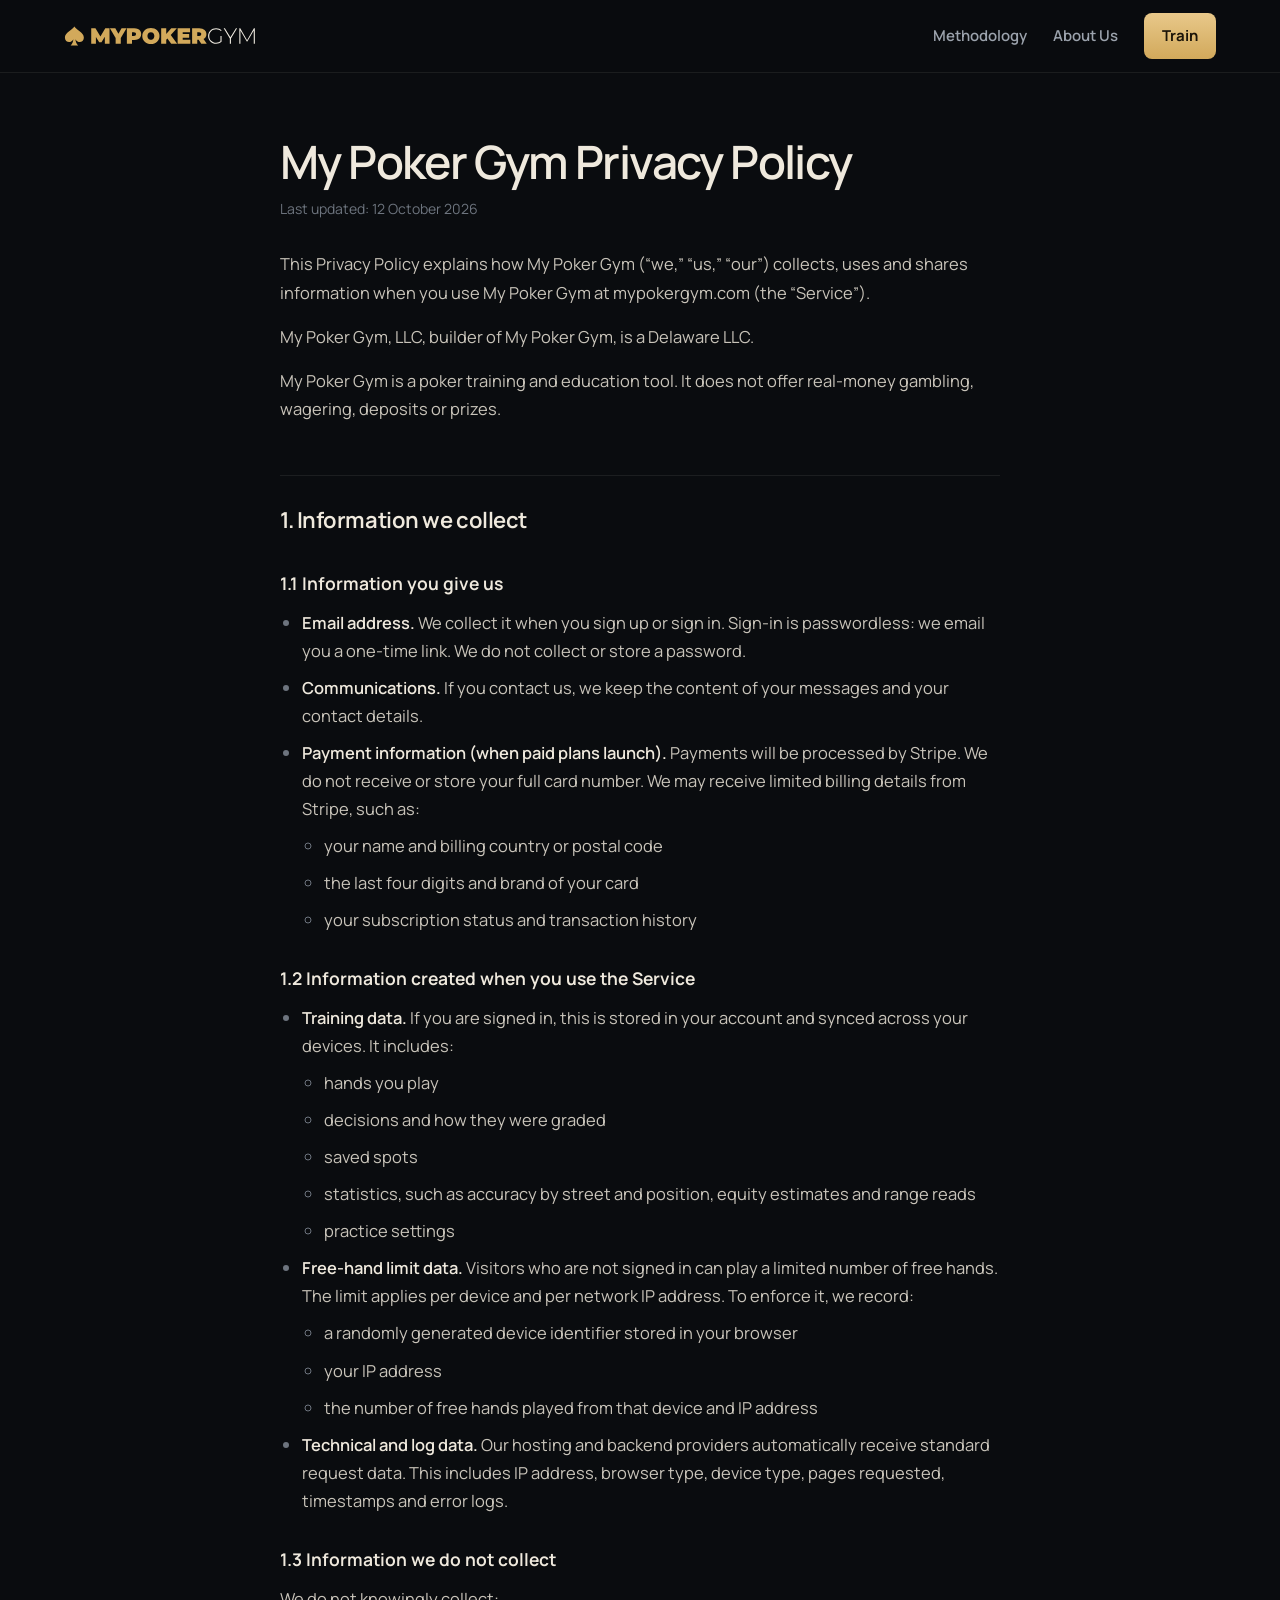
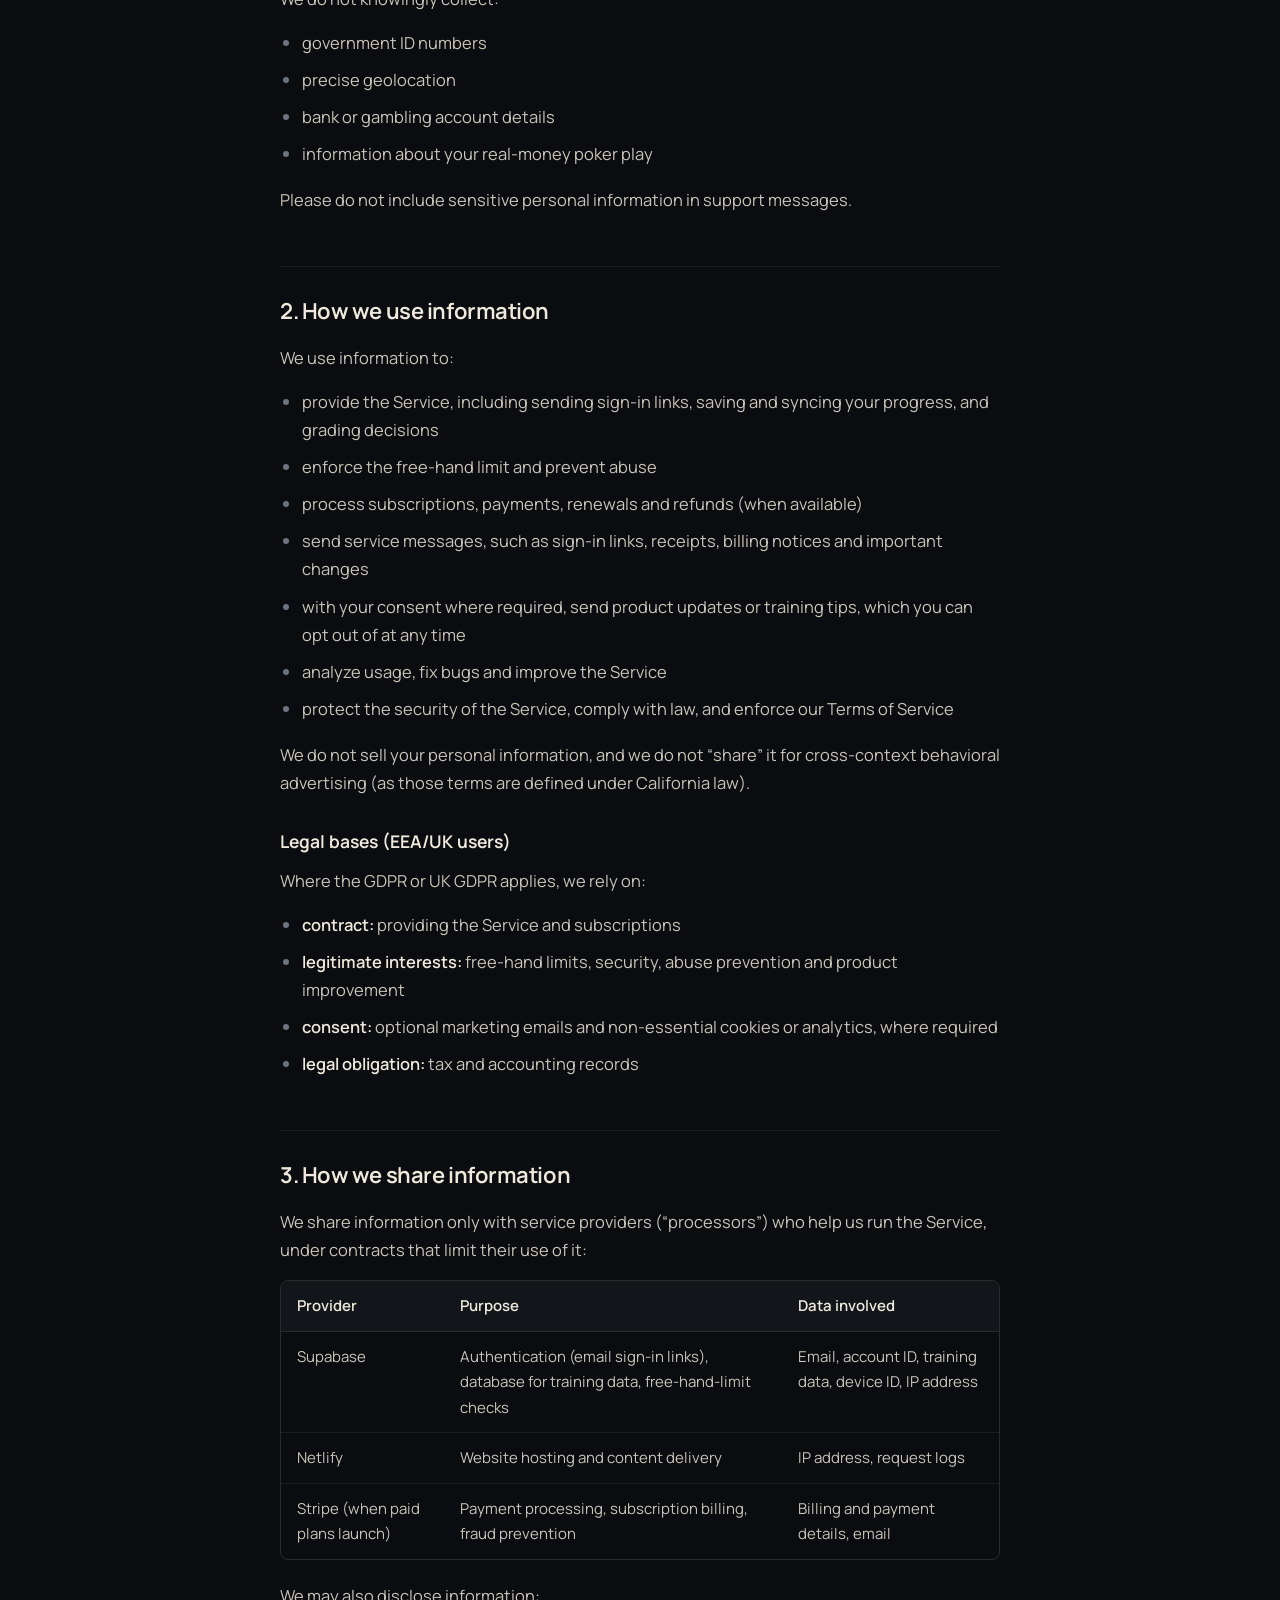
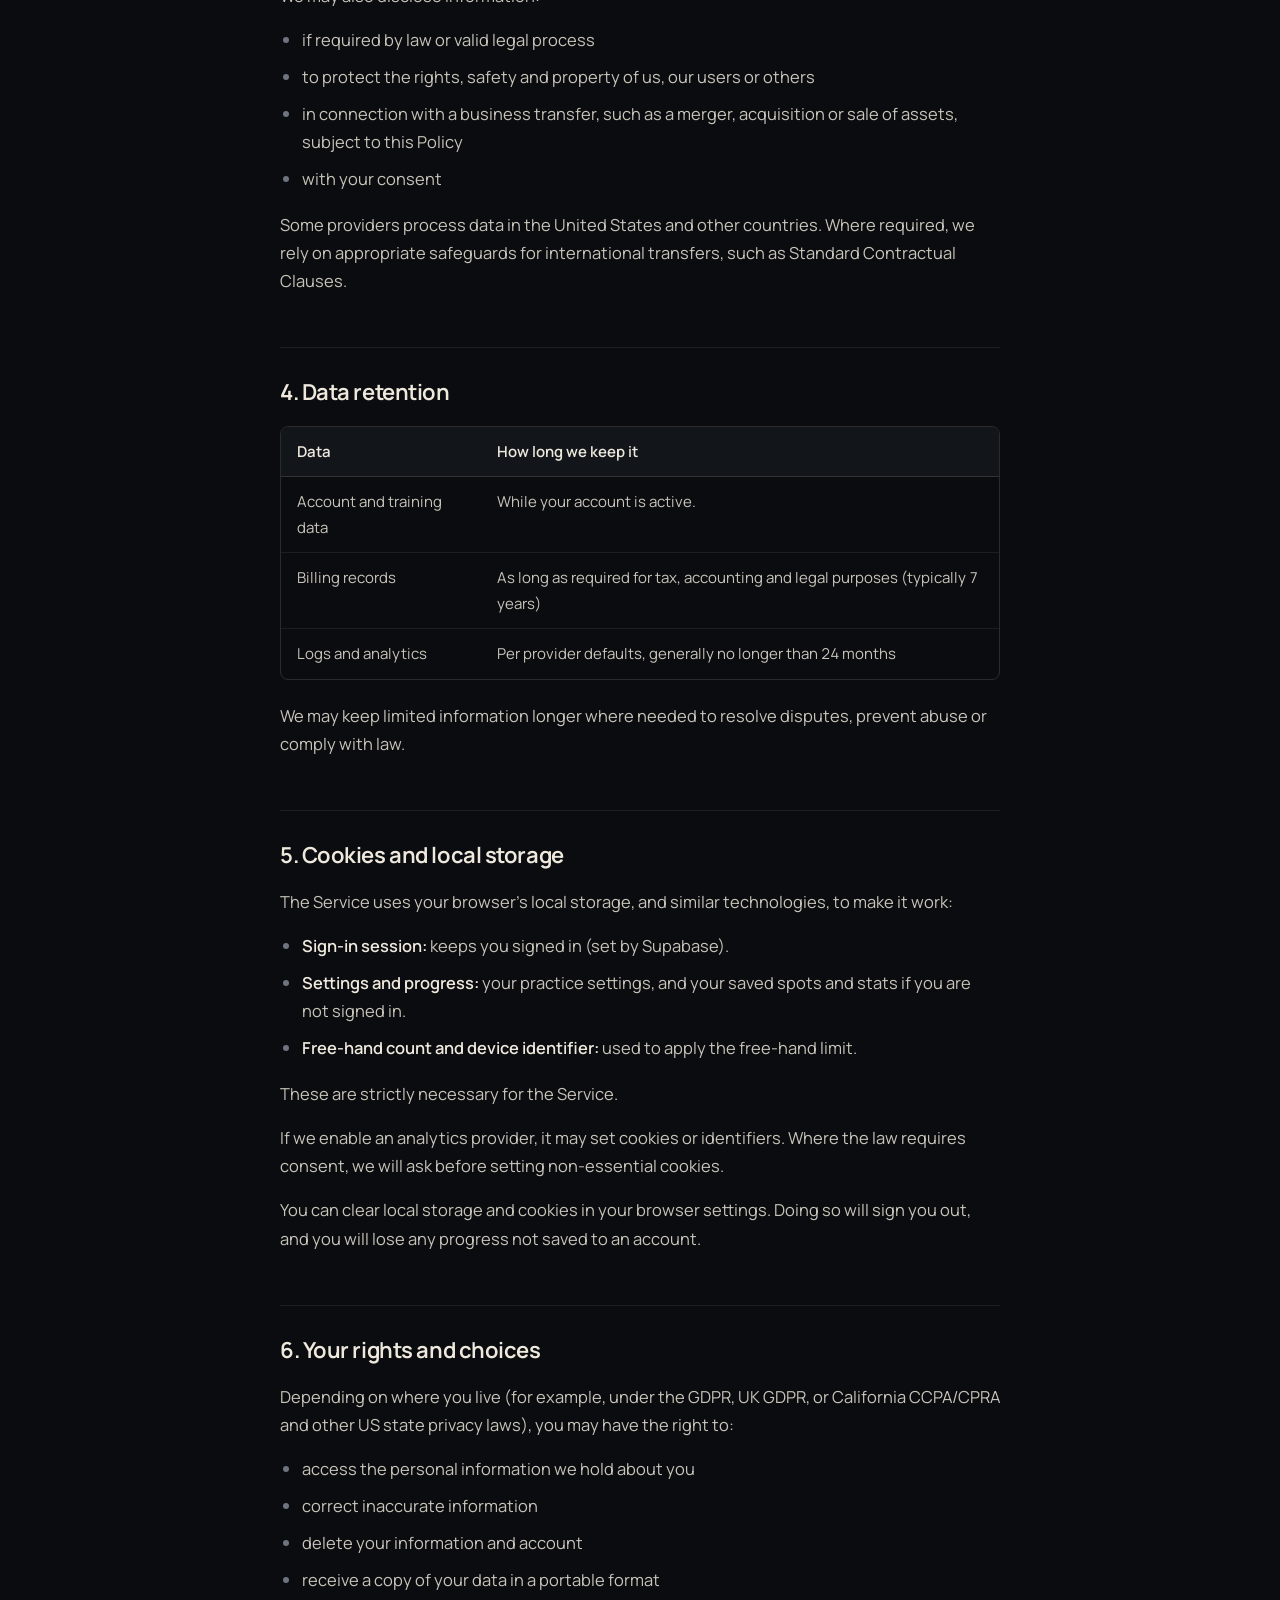
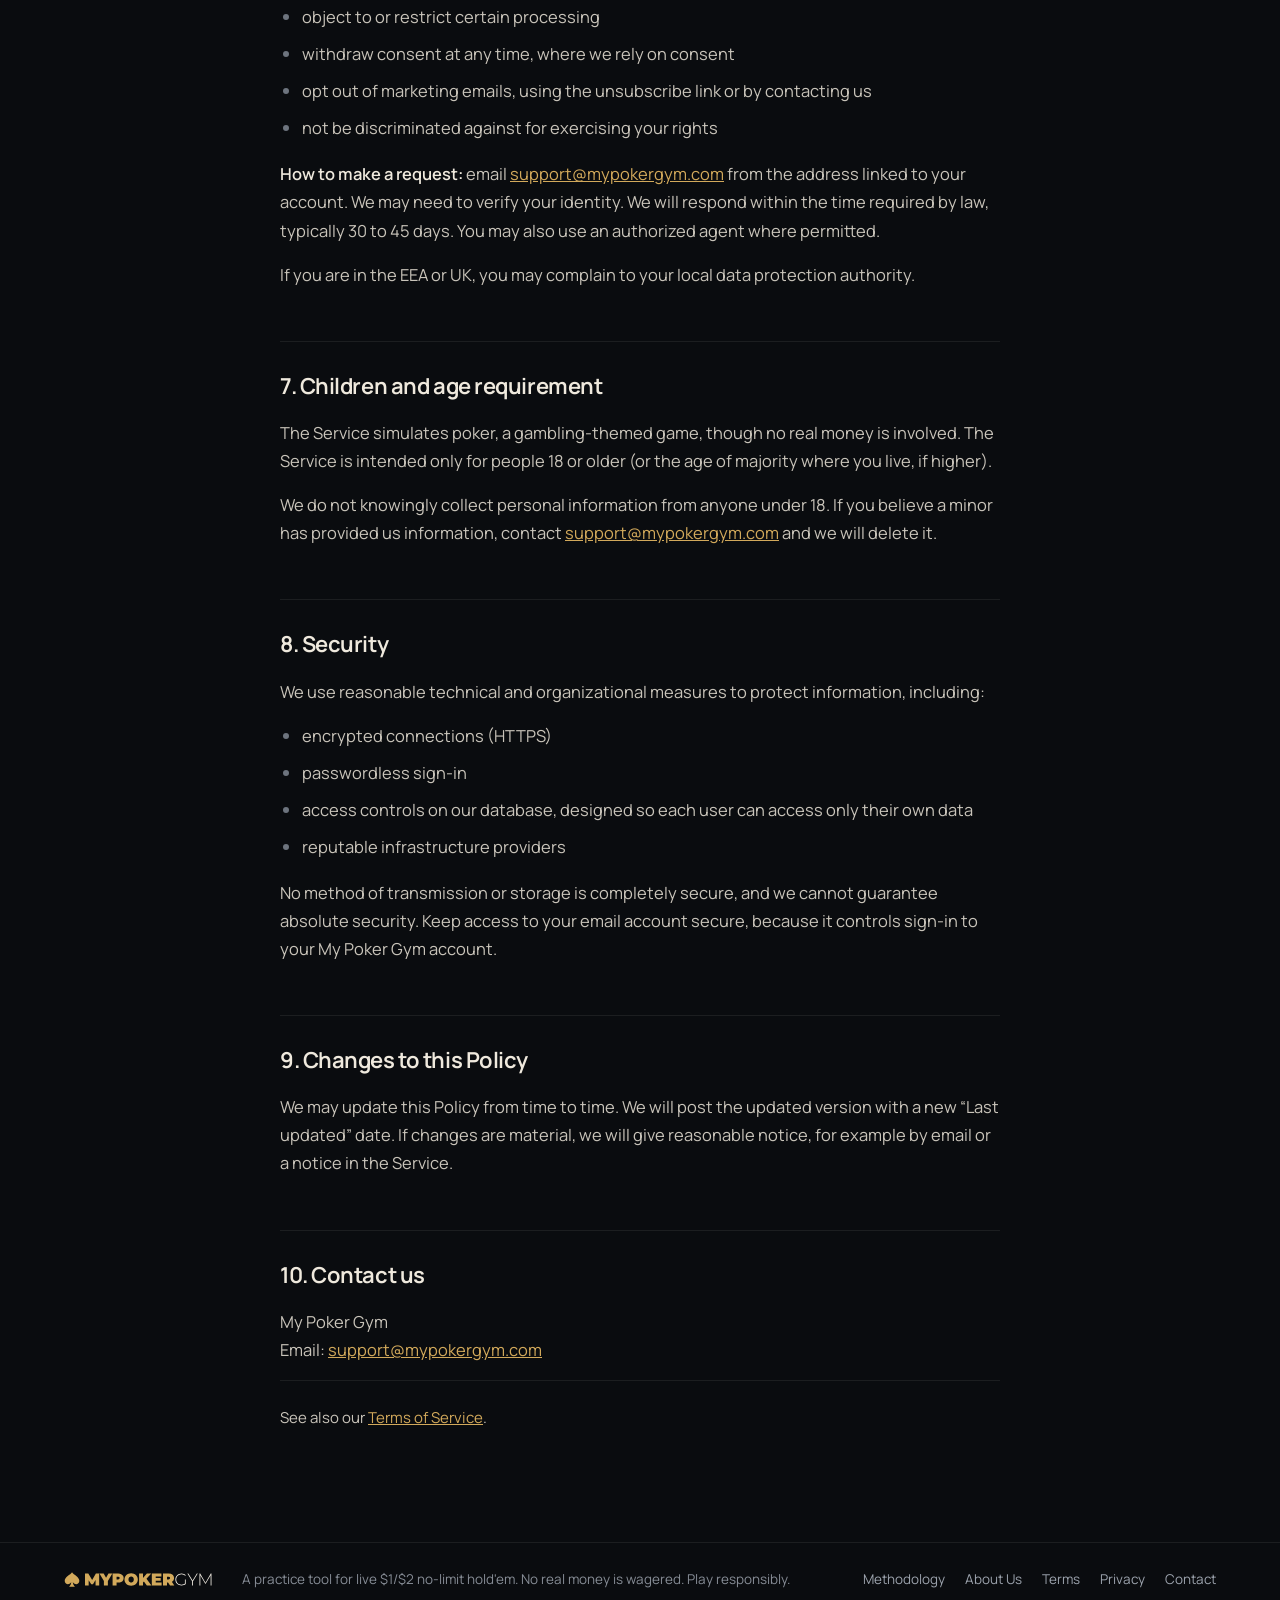
<file: privacy/index.html>
<!doctype html>
<html lang="en">
<head>
<meta charset="utf-8">
<meta name="viewport" content="width=device-width, initial-scale=1, viewport-fit=cover">
<title>Privacy Policy | My Poker Gym</title>
<meta name="description" content="How My Poker Gym collects, uses and shares information.">
<meta name="theme-color" content="#0a0c0f">
<link rel="icon" href="../assets/mark.svg" type="image/svg+xml">
<link rel="apple-touch-icon" href="../assets/apple-touch-icon.png">
<link rel="preconnect" href="https://fonts.googleapis.com">
<link rel="preconnect" href="https://fonts.gstatic.com" crossorigin>
<link href="https://fonts.googleapis.com/css2?family=Manrope:wght@300..800&display=swap" rel="stylesheet">
<style>
:root{--font:'Manrope',system-ui,-apple-system,'Segoe UI',Roboto,sans-serif;--bg:#0a0c0f;--panel:#12161b;--line:rgba(239,233,221,.08);--line-2:rgba(239,233,221,.14);--ink:#efe9dd;--body:#c9c4ba;--muted:#9ca3ad;--dim:#6d747e;--brass:#d2a95b;--brass-2:#e8c88a;--brass-ink:#1b1408;color-scheme:dark}
:root{box-sizing:border-box;padding-top:env(safe-area-inset-top,0px);padding-bottom:env(safe-area-inset-bottom,0px)}
html{scroll-padding-top:calc(90px + env(safe-area-inset-top,0px));background:var(--bg);scroll-behavior:smooth}
@media (prefers-reduced-motion:reduce){html{scroll-behavior:auto}}
*,*::before,*::after{box-sizing:inherit}
body{margin:0;background:var(--bg);color:var(--body);font-family:var(--font);font-size:16.5px;line-height:1.7;-webkit-font-smoothing:antialiased}
a{color:var(--brass)}a:hover{color:var(--brass-2)}
:focus-visible{outline:2px solid var(--brass);outline-offset:3px}
.wrap{max-width:1200px;margin:0 auto;padding:0 24px}
.nav{position:sticky;top:0;z-index:10;background:rgba(10,12,15,.86);backdrop-filter:blur(14px);-webkit-backdrop-filter:blur(14px);border-bottom:1px solid var(--line)}
.nav .wrap{display:flex;align-items:center;justify-content:space-between;height:72px;gap:16px}
.logo{display:flex;align-items:center;gap:11px;text-decoration:none;color:var(--ink);font-weight:700;font-size:20px;letter-spacing:-.03em}
.logo-mark{width:30px;height:30px;display:block;flex:none}.logo-mark svg{width:100%;height:100%;display:block}
.nav-links{display:flex;align-items:center;gap:26px;font-size:15px;font-weight:600}
.nav-links a{color:var(--muted);text-decoration:none;transition:color .15s}
.nav-links a:hover{color:var(--ink)}
.btn{display:inline-flex;align-items:center;gap:8px;border-radius:8px;padding:10px 18px;font-weight:700;text-decoration:none;white-space:nowrap}
.btn.gold,.nav-links .btn.gold{background:linear-gradient(180deg,var(--brass-2),var(--brass));color:var(--brass-ink)}
.nav-links .btn.gold:hover{color:var(--brass-ink)}
main{padding:64px 0 96px}
.doc{max-width:720px;margin:0 auto}
.doc h1{color:var(--ink);font-size:clamp(32px,4.4vw,46px);line-height:1.08;letter-spacing:-.035em;font-weight:600;margin:0 0 10px}
.doc .updated{color:var(--dim);font-size:14px;margin:0 0 30px}
.doc .intro{font-size:19px;line-height:1.6;color:var(--ink);opacity:.92;margin:0 0 26px}
.doc h2{color:var(--ink);font-size:22px;letter-spacing:-.02em;font-weight:650;margin:52px 0 14px;padding-top:26px;border-top:1px solid var(--line)}
.doc h3{color:var(--ink);font-size:17.5px;font-weight:650;margin:30px 0 10px}
.doc p{margin:0 0 16px}
.doc ul{margin:0 0 18px;padding-left:22px}
.doc li{margin:0 0 9px}
.doc li::marker{color:var(--dim)}
.doc ul ul{margin:9px 0 4px}
.doc .lead{color:var(--ink);font-weight:600}
.doc .caps{letter-spacing:.01em;font-size:14.5px;line-height:1.75}
.tablewrap{overflow-x:auto;margin:6px 0 22px;border:1px solid var(--line-2);border-radius:8px}
table{width:100%;border-collapse:collapse;font-size:15px;min-width:520px;font-variant-numeric:tabular-nums}
th{text-align:left;color:var(--ink);font-weight:600;padding:12px 16px;background:var(--panel);border-bottom:1px solid var(--line-2)}
td{padding:12px 16px;border-top:1px solid var(--line);vertical-align:top}
tbody tr:first-child td{border-top:0}
math{color:var(--ink);font-size:1.08em}
.mw{margin:14px 0 20px;padding:16px 18px;background:var(--panel);border:1px solid var(--line-2);border-radius:8px;overflow-x:auto;max-width:100%}
.mw math{display:block}
html,body{overflow-x:clip}
.other{margin-top:56px;padding-top:24px;border-top:1px solid var(--line);font-size:15px}
@media (max-width:560px){table{min-width:0}thead{display:none}tbody tr{display:block;padding:12px 16px;border-top:1px solid var(--line)}tbody tr:first-child{border-top:0}td{display:block;border:0;padding:2px 0 8px}td::before{content:attr(data-label);display:block;color:var(--dim);font-size:11.5px;font-weight:600;letter-spacing:.06em;text-transform:uppercase;margin-bottom:2px}}
/* methodology layout */
.with-toc{display:grid;grid-template-columns:220px minmax(0,720px);gap:56px;justify-content:center;align-items:start}
.with-toc .doc{margin:0}
.toc{position:sticky;top:96px;font-size:14px;line-height:1.45;max-height:calc(100vh - 120px);overflow:auto;padding-right:6px}
.toc p{color:var(--ink);font-weight:650;margin:0 0 10px;font-size:13px;letter-spacing:.06em;text-transform:uppercase}
.toc ol{list-style:none;margin:0;padding:0;counter-reset:t}
.toc li{margin:0 0 8px}
.toc a{color:var(--muted);text-decoration:none;display:block;border-left:2px solid transparent;padding-left:10px;transition:color .15s,border-color .15s}
.toc a:hover{color:var(--ink)}
.toc a.on{color:var(--ink);border-left-color:var(--brass)}
@media (max-width:980px){.with-toc{grid-template-columns:1fr}.toc{display:none}}
/* about */
.facts{display:grid;grid-template-columns:repeat(3,minmax(0,1fr));gap:12px;margin:34px 0 34px}
@media (max-width:620px){.facts{grid-template-columns:1fr}}
.fact{position:relative;background:var(--panel);border:1px solid var(--line-2);border-radius:12px;padding:18px 18px 16px;display:flex;flex-direction:column;gap:4px;min-height:96px}
.fact-k{font-size:12px;letter-spacing:.08em;text-transform:uppercase;color:var(--dim);font-weight:600}
.fact-v{font-size:18px;color:var(--ink);font-weight:600;letter-spacing:-.01em}
.fact.dog{padding-right:84px}
.dog-art{position:absolute;right:14px;top:50%;width:56px;height:56px;transform:translateY(-50%)}
.dog-art svg{width:100%;height:100%;display:block}
.signoff{color:var(--ink);font-weight:600;margin-top:22px!important}
.cta-line{display:flex;gap:22px;align-items:center;flex-wrap:wrap;margin-top:34px!important}
.cta-line .btn{padding:13px 22px}
.txtlink{color:var(--ink);text-decoration:none;border-bottom:1px solid var(--line-2);padding-bottom:2px;font-weight:600}
.txtlink:hover{color:var(--brass-2)}
@media (prefers-reduced-motion:no-preference){.dog.fact:hover .dog-art{animation:wag .6s ease-in-out 2}}
@keyframes wag{0%,100%{transform:translateY(-50%) rotate(0)}25%{transform:translateY(-50%) rotate(-8deg)}75%{transform:translateY(-50%) rotate(8deg)}}
.site-footer{border-top:1px solid var(--line);color:var(--muted);font-size:13.5px;line-height:1.5}
.site-footer .fwrap{display:flex;align-items:center;gap:12px 28px;flex-wrap:wrap;padding-top:26px;padding-bottom:40px}
.site-footer .flogo{display:flex;align-items:center;gap:10px;text-decoration:none;color:var(--ink);font-weight:700;font-size:16px;letter-spacing:-.02em;white-space:nowrap}
.site-footer .flogo span{width:22px;height:22px;display:block;flex:none}
.site-footer .flogo svg{width:100%;height:100%;display:block}
.site-footer .ftag{flex:1;min-width:240px;opacity:.85}
.site-footer .flegal{display:flex;gap:8px 20px;flex-wrap:wrap}
.site-footer .flegal a{color:var(--muted);text-decoration:none}
.site-footer .flegal a:hover{color:var(--ink)}
@media (max-width:640px){.site-footer .fwrap{flex-direction:column;align-items:flex-start;gap:12px}.site-footer .ftag{min-width:0}}
.nav-links a[aria-current="page"]{color:var(--ink)}
.logo-text{white-space:nowrap}
@media (max-width:460px){.logo-text{position:absolute;width:1px;height:1px;overflow:hidden;clip:rect(0 0 0 0)}.nav-links{gap:16px!important;font-size:14px}}
/* Home, Methodology, About, Terms, Privacy */
.logo .mpg-wordmark{height:22px;width:auto;display:block}
.site-footer .flogo .mpg-wordmark{height:17px;width:auto;display:block}
@media (max-width:600px){.logo .mpg-wordmark{height:19px}}
/* Mobile menu */
.menu-btn{display:none}
@media (max-width:760px){
.nav .wrap{position:relative}
.menu-btn{display:flex;flex-direction:column;justify-content:center;gap:5px;width:44px;height:44px;margin-right:-11px;padding:0 11px;background:none;border:0;cursor:pointer;-webkit-tap-highlight-color:transparent}
.menu-btn span{display:block;height:2px;border-radius:2px;background:var(--ink);transition:transform .2s,opacity .2s}
.nav.open .menu-btn span:nth-child(1){transform:translateY(7px) rotate(45deg)}
.nav.open .menu-btn span:nth-child(2){opacity:0}
.nav.open .menu-btn span:nth-child(3){transform:translateY(-7px) rotate(-45deg)}
.nav-links{display:none!important;position:absolute;top:100%;left:0;right:0;flex-direction:column;align-items:stretch!important;gap:0!important;padding:4px 24px 24px;background:#0a0c0f;border-bottom:1px solid var(--line);box-shadow:0 24px 40px -12px rgba(0,0,0,.6);font-size:17px!important}
.nav.open .nav-links{display:flex!important}
.nav.open{background:#0a0c0f}
.nav-links a:not(.btn){padding:15px 0;border-bottom:1px solid var(--line)}
.nav-links .btn{display:flex;justify-content:center;text-align:center;margin-top:20px;padding:14px 18px;font-size:16px}
}
</style>
</head>
<body>
<header class="nav" id="nav">
  <div class="wrap">
    <a class="logo" href="../" aria-label="My Poker Gym home"><svg class="mpg-wordmark" viewBox="-1190 -854 8909 1008" role="img" aria-label="My Poker Gym"><g class="wm-s" fill="#d2a95b"><path d="M50 30 C57 41 81 50 81 66.5 C81 78 69.5 84 60.5 79 C57 77 54.6 74.4 53.4 71.6 C54 80 57 87 62.5 92 H37.5 C43 87 46 80 46.6 71.6 C45.4 74.4 43 77 39.5 79 C30.5 84 19 78 19 66.5 C19 50 43 41 50 30Z" transform="translate(-1148.0 -812.0) scale(14.0000) translate(-19 -28)"/></g><path class="wm-b" fill="#d2a95b" d="M57 0V-700H251L479 -327L701 -700H895L897 0H682L680 -319L528 -63H424L272 -308V0Z M1176 0V-257L912 -700H1161L1304 -458L1448 -700H1676L1412 -254V0Z M1691 0V-700H2028Q2126 -700 2197.5 -668.0Q2269 -636 2308.0 -576.5Q2347 -517 2347.0 -436.0Q2347 -355 2308.0 -296.0Q2269 -237 2197.5 -204.5Q2126 -172 2028 -172H1927V0ZM1927 -354H2013Q2062 -354 2085.5 -376.0Q2109 -398 2109.0 -436.0Q2109 -474 2085.5 -496.0Q2062 -518 2013 -518H1927Z M2792 16Q2706 16 2633.5 -11.0Q2561 -38 2508.0 -87.5Q2455 -137 2425.5 -204.0Q2396 -271 2396 -350Q2396 -430 2425.5 -496.5Q2455 -563 2508.0 -612.5Q2561 -662 2633.5 -689.0Q2706 -716 2791 -716Q2877 -716 2949.0 -689.0Q3021 -662 3074.0 -612.5Q3127 -563 3156.5 -496.5Q3186 -430 3186 -350Q3186 -271 3156.5 -204.0Q3127 -137 3074.0 -87.5Q3021 -38 2949.0 -11.0Q2877 16 2792 16ZM2791 -175Q2824 -175 2852.5 -187.0Q2881 -199 2902.5 -221.5Q2924 -244 2936.0 -276.5Q2948 -309 2948 -350Q2948 -391 2936.0 -423.5Q2924 -456 2902.5 -478.5Q2881 -501 2852.5 -513.0Q2824 -525 2791 -525Q2758 -525 2729.5 -513.0Q2701 -501 2679.5 -478.5Q2658 -456 2646.0 -423.5Q2634 -391 2634 -350Q2634 -309 2646.0 -276.5Q2658 -244 2679.5 -221.5Q2701 -199 2729.5 -187.0Q2758 -175 2791 -175Z M3262 0V-700H3494V-446L3724 -700H3981L3701 -392L3995 0H3722L3547 -232L3494 -173V0Z M4017 0V-700H4586V-522H4249V-440H4545V-270H4249V-178H4599V0Z M4680 0V-700H5007Q5168 -700 5252.0 -629.0Q5336 -558 5336 -436Q5336 -355 5297 -297Q5263 -245 5204 -215L5351 0H5099L4980 -176H4916V0ZM4916 -354H5002Q5051 -354 5074.5 -376.0Q5098 -398 5098.0 -436.0Q5098 -474 5074.5 -496.0Q5051 -518 5002 -518H4916Z"/><path class="wm-l" fill="#f1ece2" d="M5779 5Q5700 5 5633.0 -21.5Q5566 -48 5516.5 -96.0Q5467 -144 5440.0 -208.5Q5413 -273 5413.0 -350.0Q5413 -427 5440.0 -491.5Q5467 -556 5517.0 -604.0Q5567 -652 5633.5 -678.5Q5700 -705 5780 -705Q5856 -705 5921.0 -681.0Q5986 -657 6032 -609L6000 -575Q5954 -620 5899.5 -639.0Q5845 -658 5781 -658Q5713 -658 5655.0 -635.0Q5597 -612 5554.0 -570.0Q5511 -528 5487.5 -472.0Q5464 -416 5464.0 -350.0Q5464 -284 5487.5 -228.0Q5511 -172 5554.0 -130.0Q5597 -88 5655.0 -65.0Q5713 -42 5781 -42Q5843 -42 5899 -61Q5942 -76 5980 -106V-347H6029V-85Q5982 -40 5916.5 -17.5Q5851 5 5779 5Z M6408 0V-241L6126 -700H6182L6435 -288L6688 -700H6741L6459 -241V0Z M6843 0V-700H6886L7199 -159L7512 -700H7554L7555 0H7505L7504 -599L7211 -93H7186L6893 -597V0Z"/></svg></a>
    <button class="menu-btn" type="button" aria-label="Open menu" aria-expanded="false" aria-controls="navLinks"><span></span><span></span><span></span></button>
    <nav class="nav-links" id="navLinks" aria-label="Main">
      <a href="../methodology/">Methodology</a>
      <a href="../about/">About Us</a>
      <a class="btn gold" href="../train/">Train</a>
    </nav>
  </div>
</header>
<main>
  <div class="wrap">
<article class="doc">
<h1>My Poker Gym Privacy Policy</h1>
<p class="updated">Last updated: 12 October 2026</p>
<p>This Privacy Policy explains how My Poker Gym (“we,” “us,” “our”) collects, uses and shares information when you use My Poker Gym at mypokergym.com (the “Service”).</p>
<p>My Poker Gym, LLC, builder of My Poker Gym, is a Delaware LLC.</p>
<p>My Poker Gym is a poker training and education tool. It does not offer real-money gambling, wagering, deposits or prizes.</p>

<h2 id="collect">1. Information we collect</h2>
<h3>1.1 Information you give us</h3>
<ul>
<li><span class="lead">Email address.</span> We collect it when you sign up or sign in. Sign-in is passwordless: we email you a one-time link. We do not collect or store a password.</li>
<li><span class="lead">Communications.</span> If you contact us, we keep the content of your messages and your contact details.</li>
<li><span class="lead">Payment information (when paid plans launch).</span> Payments will be processed by Stripe. We do not receive or store your full card number. We may receive limited billing details from Stripe, such as:
  <ul><li>your name and billing country or postal code</li><li>the last four digits and brand of your card</li><li>your subscription status and transaction history</li></ul></li>
</ul>
<h3>1.2 Information created when you use the Service</h3>
<ul>
<li><span class="lead">Training data.</span> If you are signed in, this is stored in your account and synced across your devices. It includes:
  <ul><li>hands you play</li><li>decisions and how they were graded</li><li>saved spots</li><li>statistics, such as accuracy by street and position, equity estimates and range reads</li><li>practice settings</li></ul></li>
<li><span class="lead">Free-hand limit data.</span> Visitors who are not signed in can play a limited number of free hands. The limit applies per device and per network IP address. To enforce it, we record:
  <ul><li>a randomly generated device identifier stored in your browser</li><li>your IP address</li><li>the number of free hands played from that device and IP address</li></ul></li>
<li><span class="lead">Technical and log data.</span> Our hosting and backend providers automatically receive standard request data. This includes IP address, browser type, device type, pages requested, timestamps and error logs.</li>
</ul>
<h3>1.3 Information we do not collect</h3>
<p>We do not knowingly collect:</p>
<ul>
<li>government ID numbers</li>
<li>precise geolocation</li>
<li>bank or gambling account details</li>
<li>information about your real-money poker play</li>
</ul>
<p>Please do not include sensitive personal information in support messages.</p>

<h2 id="use">2. How we use information</h2>
<p>We use information to:</p>
<ul>
<li>provide the Service, including sending sign-in links, saving and syncing your progress, and grading decisions</li>
<li>enforce the free-hand limit and prevent abuse</li>
<li>process subscriptions, payments, renewals and refunds (when available)</li>
<li>send service messages, such as sign-in links, receipts, billing notices and important changes</li>
<li>with your consent where required, send product updates or training tips, which you can opt out of at any time</li>
<li>analyze usage, fix bugs and improve the Service</li>
<li>protect the security of the Service, comply with law, and enforce our Terms of Service</li>
</ul>
<p>We do not sell your personal information, and we do not “share” it for cross-context behavioral advertising (as those terms are defined under California law).</p>
<h3>Legal bases (EEA/UK users)</h3>
<p>Where the GDPR or UK GDPR applies, we rely on:</p>
<ul>
<li><span class="lead">contract:</span> providing the Service and subscriptions</li>
<li><span class="lead">legitimate interests:</span> free-hand limits, security, abuse prevention and product improvement</li>
<li><span class="lead">consent:</span> optional marketing emails and non-essential cookies or analytics, where required</li>
<li><span class="lead">legal obligation:</span> tax and accounting records</li>
</ul>

<h2 id="share">3. How we share information</h2>
<p>We share information only with service providers (“processors”) who help us run the Service, under contracts that limit their use of it:</p>
<div class="tablewrap"><table>
<thead><tr><th>Provider</th><th>Purpose</th><th>Data involved</th></tr></thead>
<tbody>
<tr><td data-label="Provider">Supabase</td><td data-label="Purpose">Authentication (email sign-in links), database for training data, free-hand-limit checks</td><td data-label="Data involved">Email, account ID, training data, device ID, IP address</td></tr>
<tr><td data-label="Provider">Netlify</td><td data-label="Purpose">Website hosting and content delivery</td><td data-label="Data involved">IP address, request logs</td></tr>
<tr><td data-label="Provider">Stripe (when paid plans launch)</td><td data-label="Purpose">Payment processing, subscription billing, fraud prevention</td><td data-label="Data involved">Billing and payment details, email</td></tr>
</tbody></table></div>
<p>We may also disclose information:</p>
<ul>
<li>if required by law or valid legal process</li>
<li>to protect the rights, safety and property of us, our users or others</li>
<li>in connection with a business transfer, such as a merger, acquisition or sale of assets, subject to this Policy</li>
<li>with your consent</li>
</ul>
<p>Some providers process data in the United States and other countries. Where required, we rely on appropriate safeguards for international transfers, such as Standard Contractual Clauses.</p>

<h2 id="retention">4. Data retention</h2>
<div class="tablewrap"><table>
<thead><tr><th>Data</th><th>How long we keep it</th></tr></thead>
<tbody>
<tr><td data-label="Data">Account and training data</td><td data-label="How long we keep it">While your account is active.</td></tr>
<tr><td data-label="Data">Billing records</td><td data-label="How long we keep it">As long as required for tax, accounting and legal purposes (typically 7 years)</td></tr>
<tr><td data-label="Data">Logs and analytics</td><td data-label="How long we keep it">Per provider defaults, generally no longer than 24 months</td></tr>
</tbody></table></div>
<p>We may keep limited information longer where needed to resolve disputes, prevent abuse or comply with law.</p>

<h2 id="cookies">5. Cookies and local storage</h2>
<p>The Service uses your browser’s local storage, and similar technologies, to make it work:</p>
<ul>
<li><span class="lead">Sign-in session:</span> keeps you signed in (set by Supabase).</li>
<li><span class="lead">Settings and progress:</span> your practice settings, and your saved spots and stats if you are not signed in.</li>
<li><span class="lead">Free-hand count and device identifier:</span> used to apply the free-hand limit.</li>
</ul>
<p>These are strictly necessary for the Service.</p>
<p>If we enable an analytics provider, it may set cookies or identifiers. Where the law requires consent, we will ask before setting non-essential cookies.</p>
<p>You can clear local storage and cookies in your browser settings. Doing so will sign you out, and you will lose any progress not saved to an account.</p>

<h2 id="rights">6. Your rights and choices</h2>
<p>Depending on where you live (for example, under the GDPR, UK GDPR, or California CCPA/CPRA and other US state privacy laws), you may have the right to:</p>
<ul>
<li>access the personal information we hold about you</li>
<li>correct inaccurate information</li>
<li>delete your information and account</li>
<li>receive a copy of your data in a portable format</li>
<li>object to or restrict certain processing</li>
<li>withdraw consent at any time, where we rely on consent</li>
<li>opt out of marketing emails, using the unsubscribe link or by contacting us</li>
<li>not be discriminated against for exercising your rights</li>
</ul>
<p><span class="lead">How to make a request:</span> email <a href="mailto:support@mypokergym.com">support@mypokergym.com</a> from the address linked to your account. We may need to verify your identity. We will respond within the time required by law, typically 30 to 45 days. You may also use an authorized agent where permitted.</p>
<p>If you are in the EEA or UK, you may complain to your local data protection authority.</p>

<h2 id="children">7. Children and age requirement</h2>
<p>The Service simulates poker, a gambling-themed game, though no real money is involved. The Service is intended only for people 18 or older (or the age of majority where you live, if higher).</p>
<p>We do not knowingly collect personal information from anyone under 18. If you believe a minor has provided us information, contact <a href="mailto:support@mypokergym.com">support@mypokergym.com</a> and we will delete it.</p>

<h2 id="security">8. Security</h2>
<p>We use reasonable technical and organizational measures to protect information, including:</p>
<ul>
<li>encrypted connections (HTTPS)</li>
<li>passwordless sign-in</li>
<li>access controls on our database, designed so each user can access only their own data</li>
<li>reputable infrastructure providers</li>
</ul>
<p>No method of transmission or storage is completely secure, and we cannot guarantee absolute security. Keep access to your email account secure, because it controls sign-in to your My Poker Gym account.</p>

<h2 id="changes">9. Changes to this Policy</h2>
<p>We may update this Policy from time to time. We will post the updated version with a new “Last updated” date. If changes are material, we will give reasonable notice, for example by email or a notice in the Service.</p>

<h2 id="contact">10. Contact us</h2>
<p>My Poker Gym<br>Email: <a href="mailto:support@mypokergym.com">support@mypokergym.com</a></p>

<p class="other">See also our <a href="../terms/">Terms of Service</a>.</p>
</article>
  </div>
</main>
<footer class="site-footer">
  <div class="wrap fwrap">
    <a class="flogo" href="../"><svg class="mpg-wordmark" viewBox="-1190 -854 8909 1008" role="img" aria-label="My Poker Gym"><g class="wm-s" fill="#d2a95b"><path d="M50 30 C57 41 81 50 81 66.5 C81 78 69.5 84 60.5 79 C57 77 54.6 74.4 53.4 71.6 C54 80 57 87 62.5 92 H37.5 C43 87 46 80 46.6 71.6 C45.4 74.4 43 77 39.5 79 C30.5 84 19 78 19 66.5 C19 50 43 41 50 30Z" transform="translate(-1148.0 -812.0) scale(14.0000) translate(-19 -28)"/></g><path class="wm-b" fill="#d2a95b" d="M57 0V-700H251L479 -327L701 -700H895L897 0H682L680 -319L528 -63H424L272 -308V0Z M1176 0V-257L912 -700H1161L1304 -458L1448 -700H1676L1412 -254V0Z M1691 0V-700H2028Q2126 -700 2197.5 -668.0Q2269 -636 2308.0 -576.5Q2347 -517 2347.0 -436.0Q2347 -355 2308.0 -296.0Q2269 -237 2197.5 -204.5Q2126 -172 2028 -172H1927V0ZM1927 -354H2013Q2062 -354 2085.5 -376.0Q2109 -398 2109.0 -436.0Q2109 -474 2085.5 -496.0Q2062 -518 2013 -518H1927Z M2792 16Q2706 16 2633.5 -11.0Q2561 -38 2508.0 -87.5Q2455 -137 2425.5 -204.0Q2396 -271 2396 -350Q2396 -430 2425.5 -496.5Q2455 -563 2508.0 -612.5Q2561 -662 2633.5 -689.0Q2706 -716 2791 -716Q2877 -716 2949.0 -689.0Q3021 -662 3074.0 -612.5Q3127 -563 3156.5 -496.5Q3186 -430 3186 -350Q3186 -271 3156.5 -204.0Q3127 -137 3074.0 -87.5Q3021 -38 2949.0 -11.0Q2877 16 2792 16ZM2791 -175Q2824 -175 2852.5 -187.0Q2881 -199 2902.5 -221.5Q2924 -244 2936.0 -276.5Q2948 -309 2948 -350Q2948 -391 2936.0 -423.5Q2924 -456 2902.5 -478.5Q2881 -501 2852.5 -513.0Q2824 -525 2791 -525Q2758 -525 2729.5 -513.0Q2701 -501 2679.5 -478.5Q2658 -456 2646.0 -423.5Q2634 -391 2634 -350Q2634 -309 2646.0 -276.5Q2658 -244 2679.5 -221.5Q2701 -199 2729.5 -187.0Q2758 -175 2791 -175Z M3262 0V-700H3494V-446L3724 -700H3981L3701 -392L3995 0H3722L3547 -232L3494 -173V0Z M4017 0V-700H4586V-522H4249V-440H4545V-270H4249V-178H4599V0Z M4680 0V-700H5007Q5168 -700 5252.0 -629.0Q5336 -558 5336 -436Q5336 -355 5297 -297Q5263 -245 5204 -215L5351 0H5099L4980 -176H4916V0ZM4916 -354H5002Q5051 -354 5074.5 -376.0Q5098 -398 5098.0 -436.0Q5098 -474 5074.5 -496.0Q5051 -518 5002 -518H4916Z"/><path class="wm-l" fill="#f1ece2" d="M5779 5Q5700 5 5633.0 -21.5Q5566 -48 5516.5 -96.0Q5467 -144 5440.0 -208.5Q5413 -273 5413.0 -350.0Q5413 -427 5440.0 -491.5Q5467 -556 5517.0 -604.0Q5567 -652 5633.5 -678.5Q5700 -705 5780 -705Q5856 -705 5921.0 -681.0Q5986 -657 6032 -609L6000 -575Q5954 -620 5899.5 -639.0Q5845 -658 5781 -658Q5713 -658 5655.0 -635.0Q5597 -612 5554.0 -570.0Q5511 -528 5487.5 -472.0Q5464 -416 5464.0 -350.0Q5464 -284 5487.5 -228.0Q5511 -172 5554.0 -130.0Q5597 -88 5655.0 -65.0Q5713 -42 5781 -42Q5843 -42 5899 -61Q5942 -76 5980 -106V-347H6029V-85Q5982 -40 5916.5 -17.5Q5851 5 5779 5Z M6408 0V-241L6126 -700H6182L6435 -288L6688 -700H6741L6459 -241V0Z M6843 0V-700H6886L7199 -159L7512 -700H7554L7555 0H7505L7504 -599L7211 -93H7186L6893 -597V0Z"/></svg></a>
    <span class="ftag">A practice tool for live $1/$2 no-limit hold'em. No real money is wagered. Play responsibly.</span>
    <nav class="flegal" aria-label="Site"><a href="../methodology/">Methodology</a><a href="../about/">About Us</a><a href="../terms/">Terms</a><a href="../privacy/">Privacy</a><a href="mailto:support@mypokergym.com">Contact</a></nav>
  </div>
</footer>

<script>
(()=>{const nav=document.getElementById('nav'),btn=nav&&nav.querySelector('.menu-btn');if(!btn)return;
const set=o=>{nav.classList.toggle('open',o);btn.setAttribute('aria-expanded',o);btn.setAttribute('aria-label',o?'Close menu':'Open menu');};
btn.addEventListener('click',()=>set(!nav.classList.contains('open')));
nav.querySelectorAll('.nav-links a').forEach(a=>a.addEventListener('click',()=>set(false)));
document.addEventListener('click',e=>{if(!nav.contains(e.target))set(false);});
document.addEventListener('keydown',e=>{if(e.key==='Escape'&&nav.classList.contains('open')){set(false);btn.focus();}});
matchMedia('(min-width:761px)').addEventListener('change',e=>{if(e.matches)set(false);});
})();
</script>
</body>
</html>
</file>
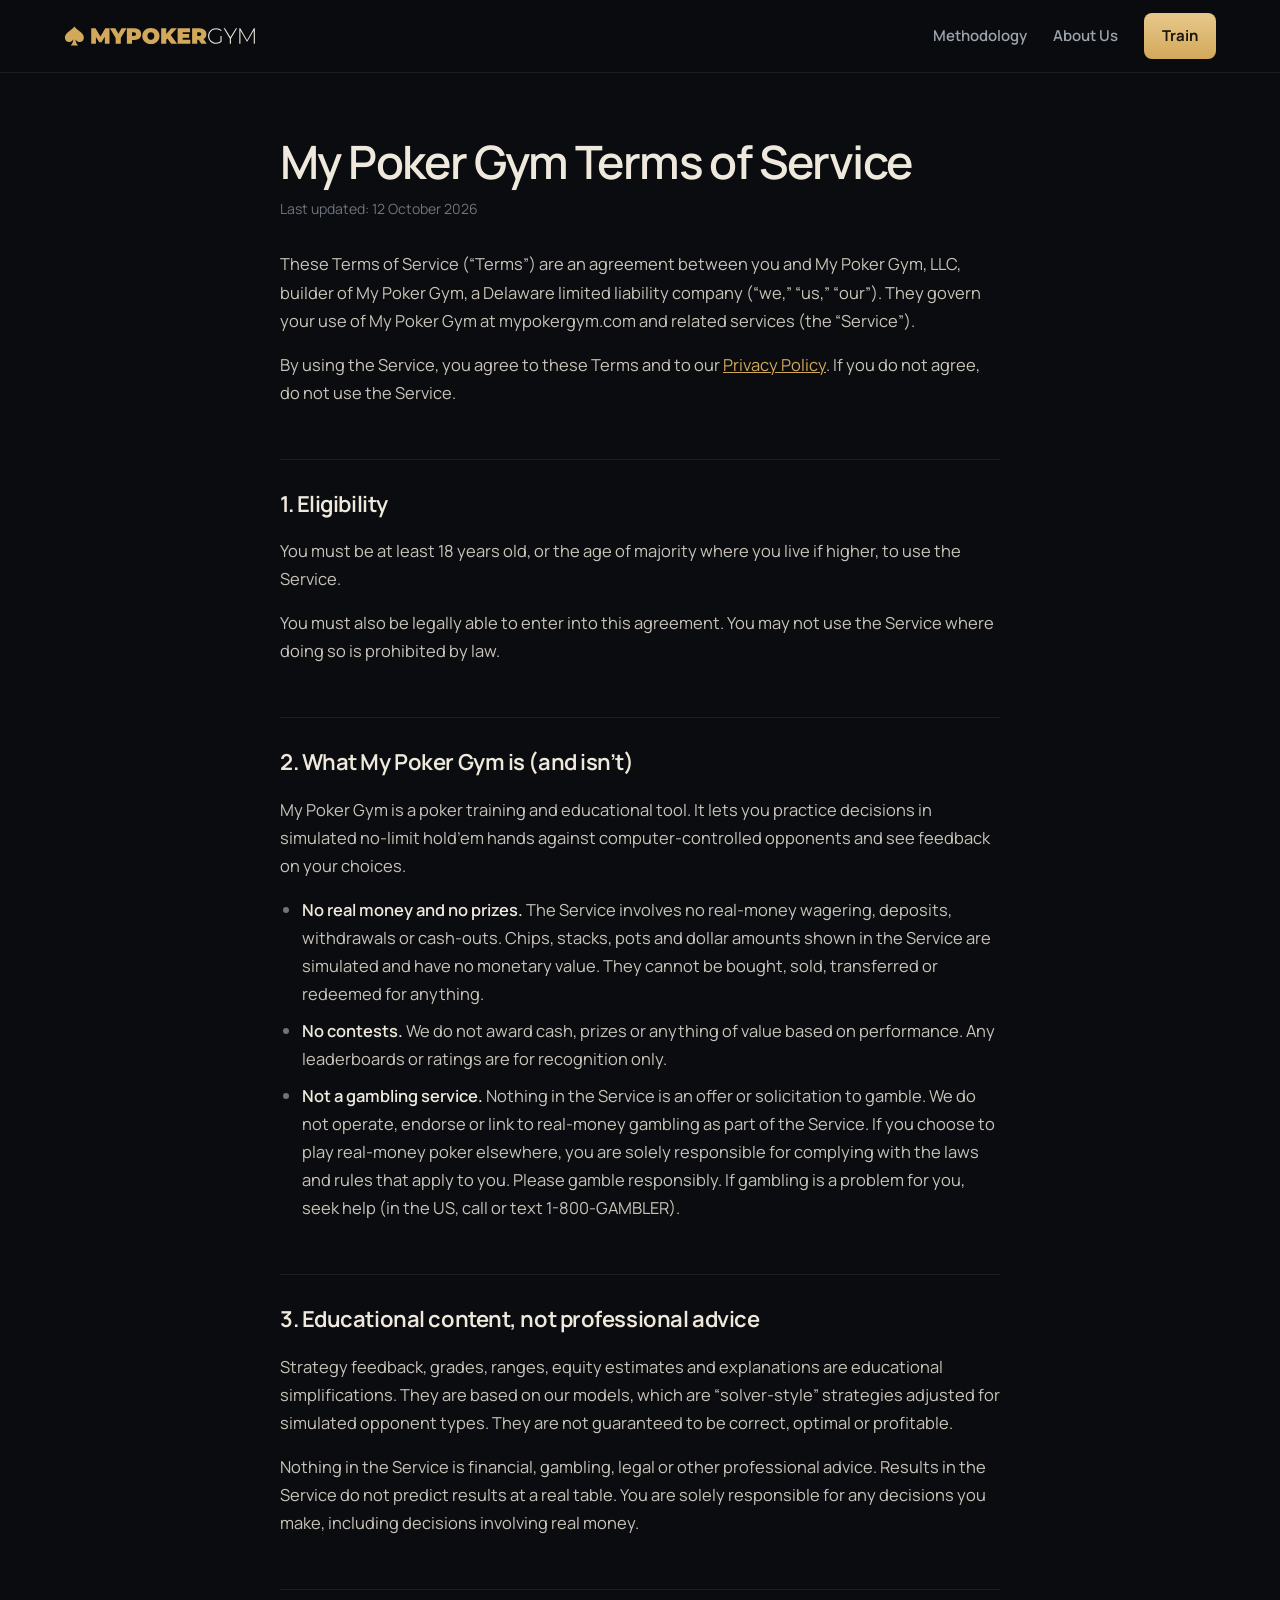
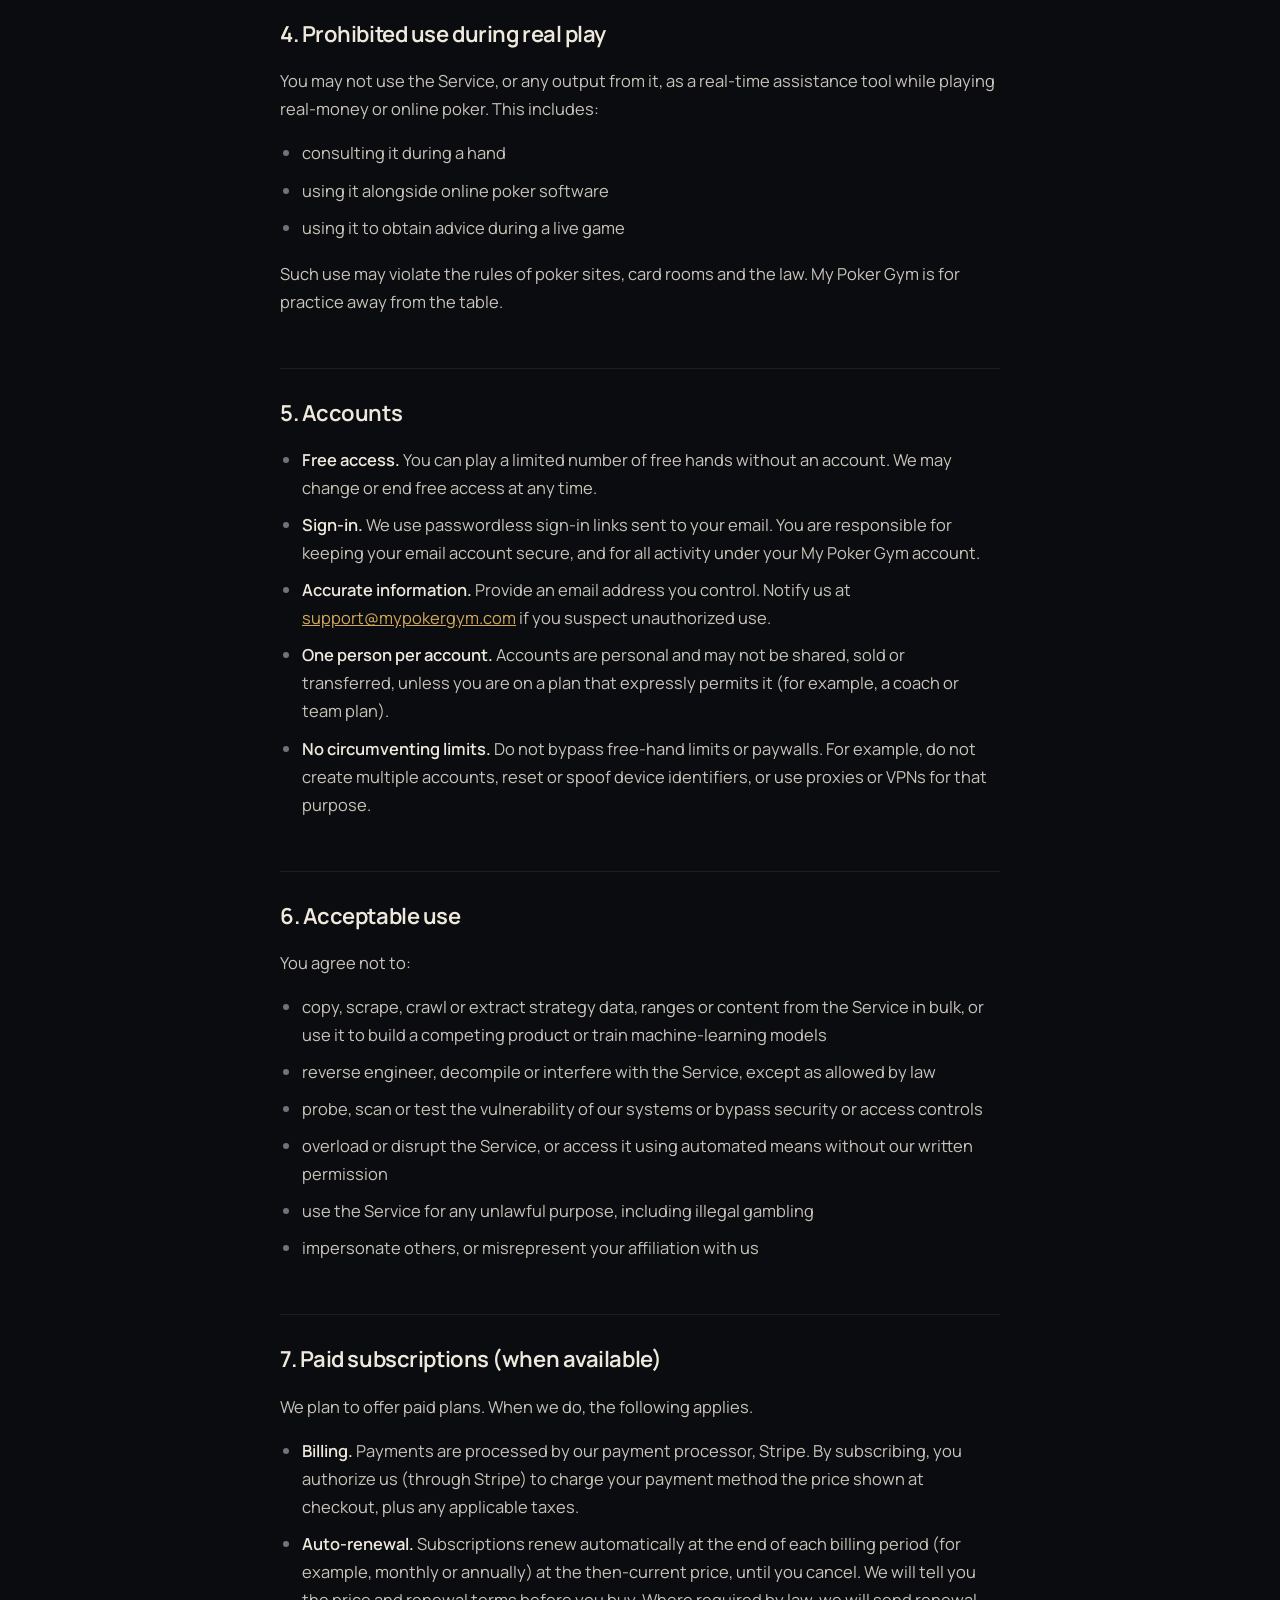
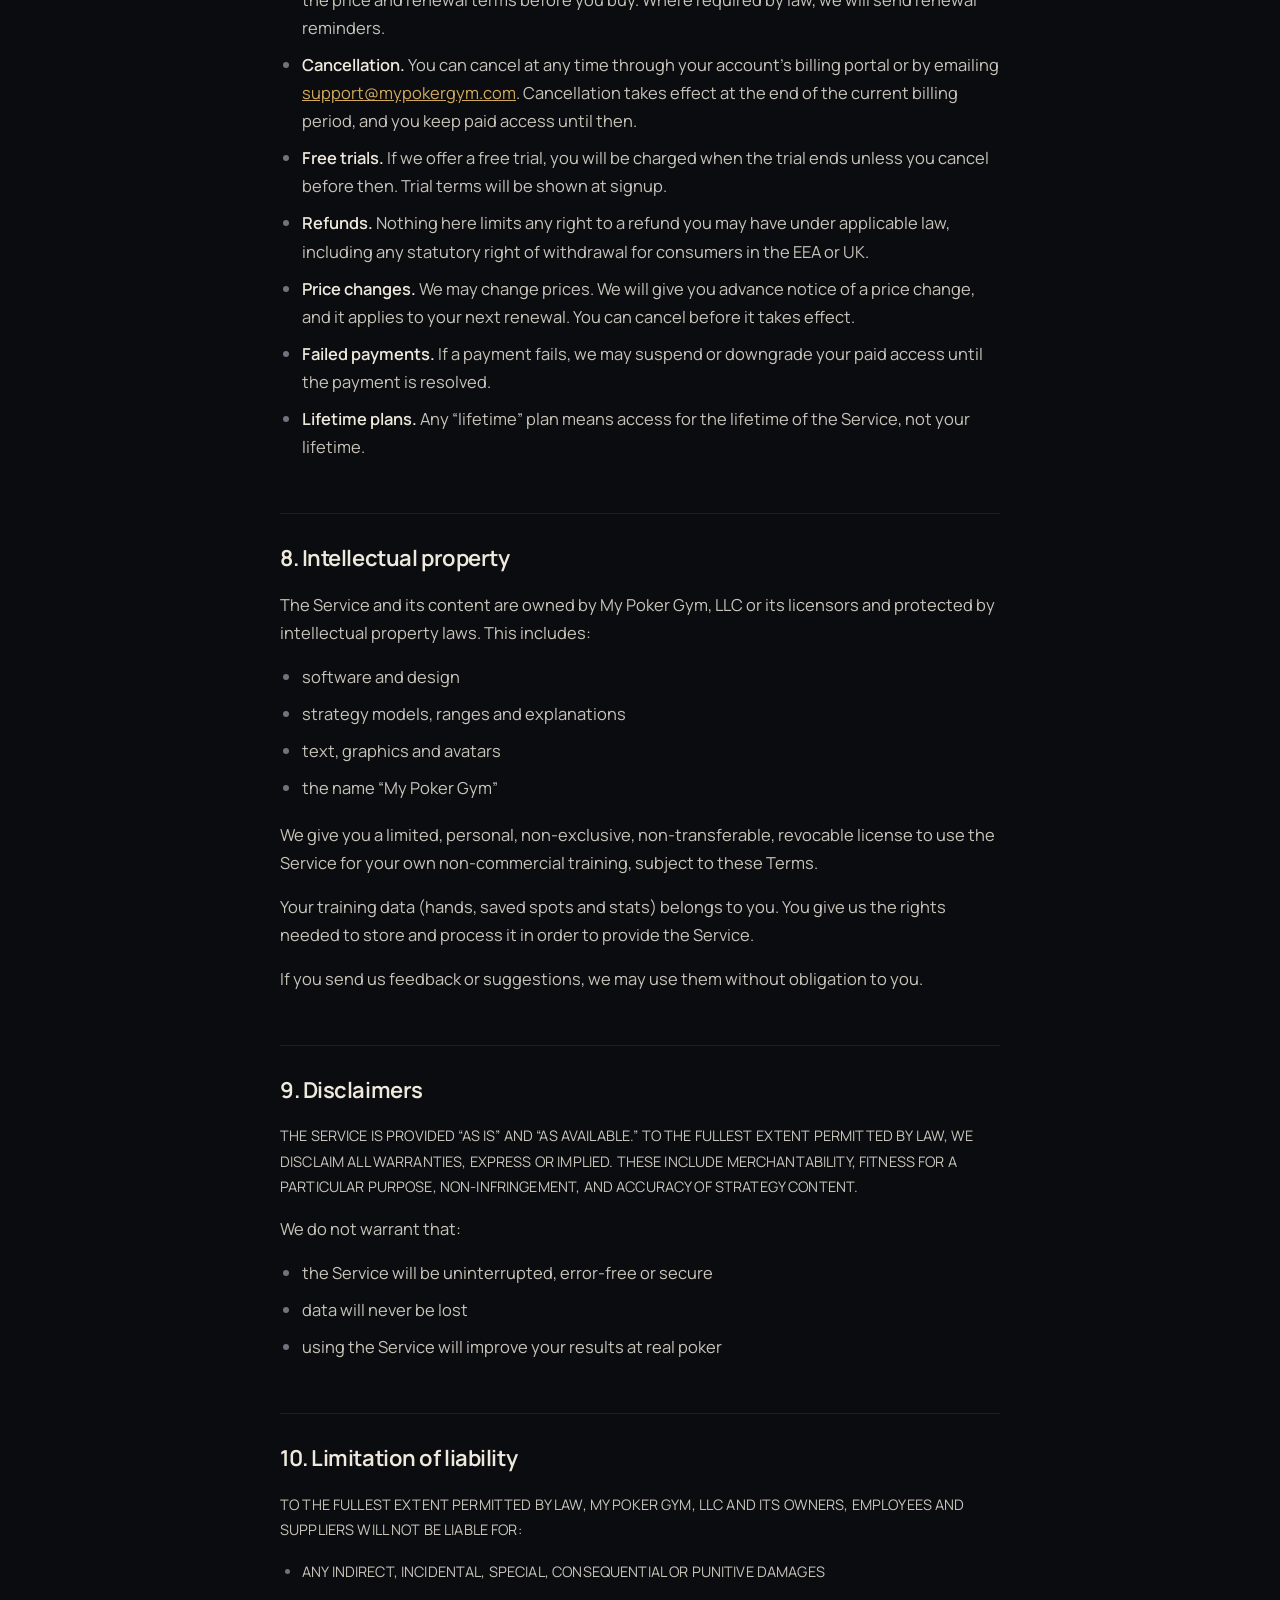
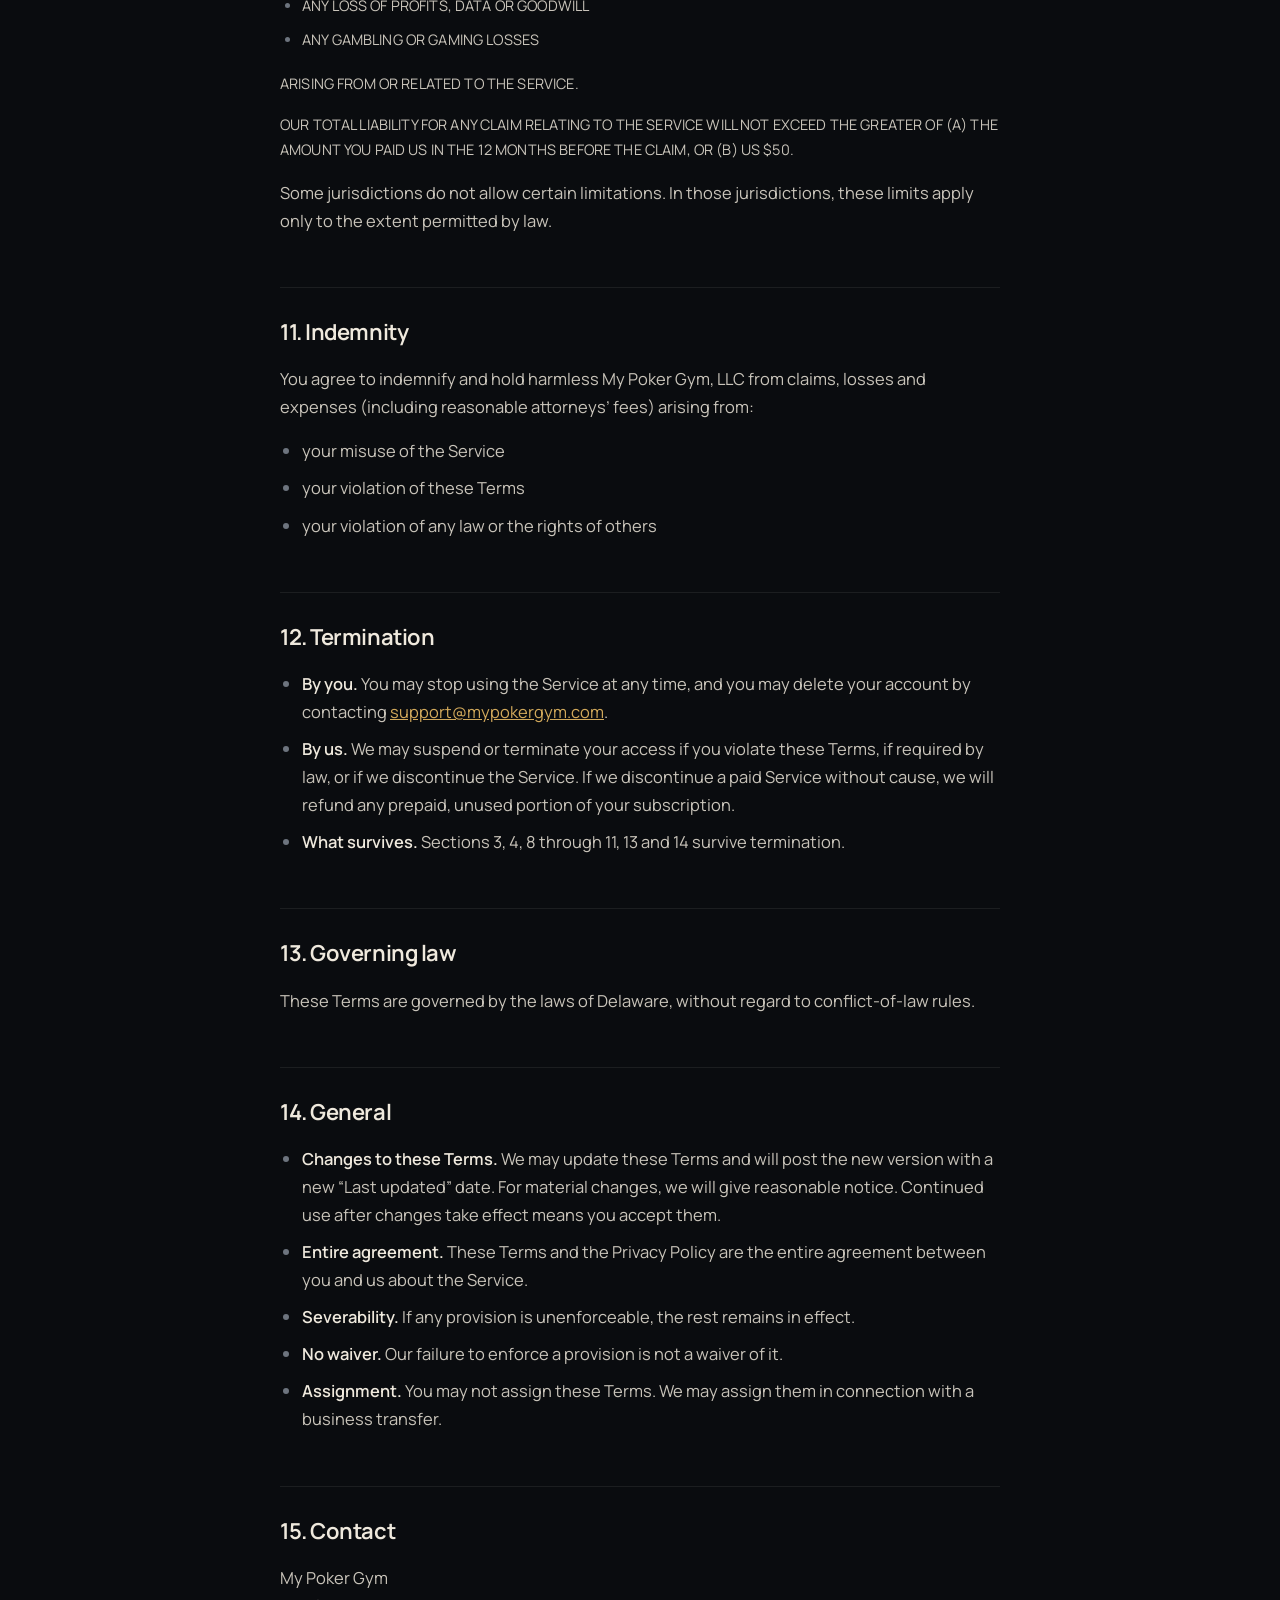
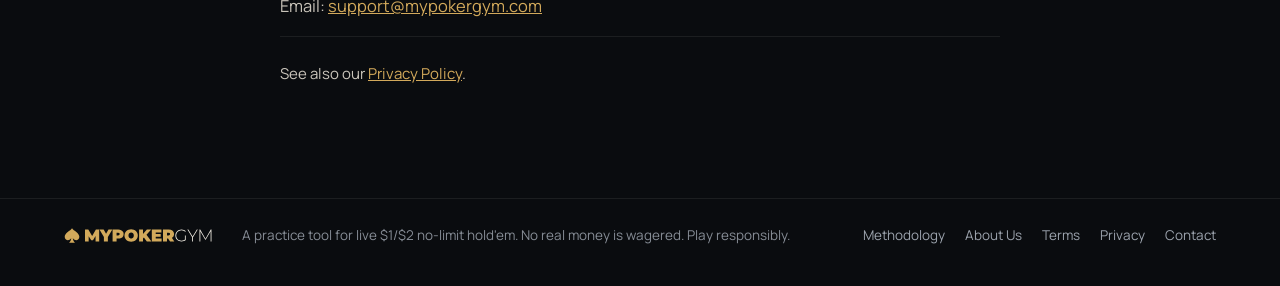
<file: terms/index.html>
<!doctype html>
<html lang="en">
<head>
<meta charset="utf-8">
<meta name="viewport" content="width=device-width, initial-scale=1, viewport-fit=cover">
<title>Terms of Service | My Poker Gym</title>
<meta name="description" content="The terms that govern your use of My Poker Gym.">
<meta name="theme-color" content="#0a0c0f">
<link rel="icon" href="../assets/mark.svg" type="image/svg+xml">
<link rel="apple-touch-icon" href="../assets/apple-touch-icon.png">
<link rel="preconnect" href="https://fonts.googleapis.com">
<link rel="preconnect" href="https://fonts.gstatic.com" crossorigin>
<link href="https://fonts.googleapis.com/css2?family=Manrope:wght@300..800&display=swap" rel="stylesheet">
<style>
:root{--font:'Manrope',system-ui,-apple-system,'Segoe UI',Roboto,sans-serif;--bg:#0a0c0f;--panel:#12161b;--line:rgba(239,233,221,.08);--line-2:rgba(239,233,221,.14);--ink:#efe9dd;--body:#c9c4ba;--muted:#9ca3ad;--dim:#6d747e;--brass:#d2a95b;--brass-2:#e8c88a;--brass-ink:#1b1408;color-scheme:dark}
:root{box-sizing:border-box;padding-top:env(safe-area-inset-top,0px);padding-bottom:env(safe-area-inset-bottom,0px)}
html{scroll-padding-top:calc(90px + env(safe-area-inset-top,0px));background:var(--bg);scroll-behavior:smooth}
@media (prefers-reduced-motion:reduce){html{scroll-behavior:auto}}
*,*::before,*::after{box-sizing:inherit}
body{margin:0;background:var(--bg);color:var(--body);font-family:var(--font);font-size:16.5px;line-height:1.7;-webkit-font-smoothing:antialiased}
a{color:var(--brass)}a:hover{color:var(--brass-2)}
:focus-visible{outline:2px solid var(--brass);outline-offset:3px}
.wrap{max-width:1200px;margin:0 auto;padding:0 24px}
.nav{position:sticky;top:0;z-index:10;background:rgba(10,12,15,.86);backdrop-filter:blur(14px);-webkit-backdrop-filter:blur(14px);border-bottom:1px solid var(--line)}
.nav .wrap{display:flex;align-items:center;justify-content:space-between;height:72px;gap:16px}
.logo{display:flex;align-items:center;gap:11px;text-decoration:none;color:var(--ink);font-weight:700;font-size:20px;letter-spacing:-.03em}
.logo-mark{width:30px;height:30px;display:block;flex:none}.logo-mark svg{width:100%;height:100%;display:block}
.nav-links{display:flex;align-items:center;gap:26px;font-size:15px;font-weight:600}
.nav-links a{color:var(--muted);text-decoration:none;transition:color .15s}
.nav-links a:hover{color:var(--ink)}
.btn{display:inline-flex;align-items:center;gap:8px;border-radius:8px;padding:10px 18px;font-weight:700;text-decoration:none;white-space:nowrap}
.btn.gold,.nav-links .btn.gold{background:linear-gradient(180deg,var(--brass-2),var(--brass));color:var(--brass-ink)}
.nav-links .btn.gold:hover{color:var(--brass-ink)}
main{padding:64px 0 96px}
.doc{max-width:720px;margin:0 auto}
.doc h1{color:var(--ink);font-size:clamp(32px,4.4vw,46px);line-height:1.08;letter-spacing:-.035em;font-weight:600;margin:0 0 10px}
.doc .updated{color:var(--dim);font-size:14px;margin:0 0 30px}
.doc .intro{font-size:19px;line-height:1.6;color:var(--ink);opacity:.92;margin:0 0 26px}
.doc h2{color:var(--ink);font-size:22px;letter-spacing:-.02em;font-weight:650;margin:52px 0 14px;padding-top:26px;border-top:1px solid var(--line)}
.doc h3{color:var(--ink);font-size:17.5px;font-weight:650;margin:30px 0 10px}
.doc p{margin:0 0 16px}
.doc ul{margin:0 0 18px;padding-left:22px}
.doc li{margin:0 0 9px}
.doc li::marker{color:var(--dim)}
.doc ul ul{margin:9px 0 4px}
.doc .lead{color:var(--ink);font-weight:600}
.doc .caps{letter-spacing:.01em;font-size:14.5px;line-height:1.75}
.tablewrap{overflow-x:auto;margin:6px 0 22px;border:1px solid var(--line-2);border-radius:8px}
table{width:100%;border-collapse:collapse;font-size:15px;min-width:520px;font-variant-numeric:tabular-nums}
th{text-align:left;color:var(--ink);font-weight:600;padding:12px 16px;background:var(--panel);border-bottom:1px solid var(--line-2)}
td{padding:12px 16px;border-top:1px solid var(--line);vertical-align:top}
tbody tr:first-child td{border-top:0}
math{color:var(--ink);font-size:1.08em}
.mw{margin:14px 0 20px;padding:16px 18px;background:var(--panel);border:1px solid var(--line-2);border-radius:8px;overflow-x:auto;max-width:100%}
.mw math{display:block}
html,body{overflow-x:clip}
.other{margin-top:56px;padding-top:24px;border-top:1px solid var(--line);font-size:15px}
@media (max-width:560px){table{min-width:0}thead{display:none}tbody tr{display:block;padding:12px 16px;border-top:1px solid var(--line)}tbody tr:first-child{border-top:0}td{display:block;border:0;padding:2px 0 8px}td::before{content:attr(data-label);display:block;color:var(--dim);font-size:11.5px;font-weight:600;letter-spacing:.06em;text-transform:uppercase;margin-bottom:2px}}
/* methodology layout */
.with-toc{display:grid;grid-template-columns:220px minmax(0,720px);gap:56px;justify-content:center;align-items:start}
.with-toc .doc{margin:0}
.toc{position:sticky;top:96px;font-size:14px;line-height:1.45;max-height:calc(100vh - 120px);overflow:auto;padding-right:6px}
.toc p{color:var(--ink);font-weight:650;margin:0 0 10px;font-size:13px;letter-spacing:.06em;text-transform:uppercase}
.toc ol{list-style:none;margin:0;padding:0;counter-reset:t}
.toc li{margin:0 0 8px}
.toc a{color:var(--muted);text-decoration:none;display:block;border-left:2px solid transparent;padding-left:10px;transition:color .15s,border-color .15s}
.toc a:hover{color:var(--ink)}
.toc a.on{color:var(--ink);border-left-color:var(--brass)}
@media (max-width:980px){.with-toc{grid-template-columns:1fr}.toc{display:none}}
/* about */
.facts{display:grid;grid-template-columns:repeat(3,minmax(0,1fr));gap:12px;margin:34px 0 34px}
@media (max-width:620px){.facts{grid-template-columns:1fr}}
.fact{position:relative;background:var(--panel);border:1px solid var(--line-2);border-radius:12px;padding:18px 18px 16px;display:flex;flex-direction:column;gap:4px;min-height:96px}
.fact-k{font-size:12px;letter-spacing:.08em;text-transform:uppercase;color:var(--dim);font-weight:600}
.fact-v{font-size:18px;color:var(--ink);font-weight:600;letter-spacing:-.01em}
.fact.dog{padding-right:84px}
.dog-art{position:absolute;right:14px;top:50%;width:56px;height:56px;transform:translateY(-50%)}
.dog-art svg{width:100%;height:100%;display:block}
.signoff{color:var(--ink);font-weight:600;margin-top:22px!important}
.cta-line{display:flex;gap:22px;align-items:center;flex-wrap:wrap;margin-top:34px!important}
.cta-line .btn{padding:13px 22px}
.txtlink{color:var(--ink);text-decoration:none;border-bottom:1px solid var(--line-2);padding-bottom:2px;font-weight:600}
.txtlink:hover{color:var(--brass-2)}
@media (prefers-reduced-motion:no-preference){.dog.fact:hover .dog-art{animation:wag .6s ease-in-out 2}}
@keyframes wag{0%,100%{transform:translateY(-50%) rotate(0)}25%{transform:translateY(-50%) rotate(-8deg)}75%{transform:translateY(-50%) rotate(8deg)}}
.site-footer{border-top:1px solid var(--line);color:var(--muted);font-size:13.5px;line-height:1.5}
.site-footer .fwrap{display:flex;align-items:center;gap:12px 28px;flex-wrap:wrap;padding-top:26px;padding-bottom:40px}
.site-footer .flogo{display:flex;align-items:center;gap:10px;text-decoration:none;color:var(--ink);font-weight:700;font-size:16px;letter-spacing:-.02em;white-space:nowrap}
.site-footer .flogo span{width:22px;height:22px;display:block;flex:none}
.site-footer .flogo svg{width:100%;height:100%;display:block}
.site-footer .ftag{flex:1;min-width:240px;opacity:.85}
.site-footer .flegal{display:flex;gap:8px 20px;flex-wrap:wrap}
.site-footer .flegal a{color:var(--muted);text-decoration:none}
.site-footer .flegal a:hover{color:var(--ink)}
@media (max-width:640px){.site-footer .fwrap{flex-direction:column;align-items:flex-start;gap:12px}.site-footer .ftag{min-width:0}}
.nav-links a[aria-current="page"]{color:var(--ink)}
.logo-text{white-space:nowrap}
@media (max-width:460px){.logo-text{position:absolute;width:1px;height:1px;overflow:hidden;clip:rect(0 0 0 0)}.nav-links{gap:16px!important;font-size:14px}}
/* Home, Methodology, About, Terms, Privacy */
.logo .mpg-wordmark{height:22px;width:auto;display:block}
.site-footer .flogo .mpg-wordmark{height:17px;width:auto;display:block}
@media (max-width:600px){.logo .mpg-wordmark{height:19px}}
/* Mobile menu */
.menu-btn{display:none}
@media (max-width:760px){
.nav .wrap{position:relative}
.menu-btn{display:flex;flex-direction:column;justify-content:center;gap:5px;width:44px;height:44px;margin-right:-11px;padding:0 11px;background:none;border:0;cursor:pointer;-webkit-tap-highlight-color:transparent}
.menu-btn span{display:block;height:2px;border-radius:2px;background:var(--ink);transition:transform .2s,opacity .2s}
.nav.open .menu-btn span:nth-child(1){transform:translateY(7px) rotate(45deg)}
.nav.open .menu-btn span:nth-child(2){opacity:0}
.nav.open .menu-btn span:nth-child(3){transform:translateY(-7px) rotate(-45deg)}
.nav-links{display:none!important;position:absolute;top:100%;left:0;right:0;flex-direction:column;align-items:stretch!important;gap:0!important;padding:4px 24px 24px;background:#0a0c0f;border-bottom:1px solid var(--line);box-shadow:0 24px 40px -12px rgba(0,0,0,.6);font-size:17px!important}
.nav.open .nav-links{display:flex!important}
.nav.open{background:#0a0c0f}
.nav-links a:not(.btn){padding:15px 0;border-bottom:1px solid var(--line)}
.nav-links .btn{display:flex;justify-content:center;text-align:center;margin-top:20px;padding:14px 18px;font-size:16px}
}
</style>
</head>
<body>
<header class="nav" id="nav">
  <div class="wrap">
    <a class="logo" href="../" aria-label="My Poker Gym home"><svg class="mpg-wordmark" viewBox="-1190 -854 8909 1008" role="img" aria-label="My Poker Gym"><g class="wm-s" fill="#d2a95b"><path d="M50 30 C57 41 81 50 81 66.5 C81 78 69.5 84 60.5 79 C57 77 54.6 74.4 53.4 71.6 C54 80 57 87 62.5 92 H37.5 C43 87 46 80 46.6 71.6 C45.4 74.4 43 77 39.5 79 C30.5 84 19 78 19 66.5 C19 50 43 41 50 30Z" transform="translate(-1148.0 -812.0) scale(14.0000) translate(-19 -28)"/></g><path class="wm-b" fill="#d2a95b" d="M57 0V-700H251L479 -327L701 -700H895L897 0H682L680 -319L528 -63H424L272 -308V0Z M1176 0V-257L912 -700H1161L1304 -458L1448 -700H1676L1412 -254V0Z M1691 0V-700H2028Q2126 -700 2197.5 -668.0Q2269 -636 2308.0 -576.5Q2347 -517 2347.0 -436.0Q2347 -355 2308.0 -296.0Q2269 -237 2197.5 -204.5Q2126 -172 2028 -172H1927V0ZM1927 -354H2013Q2062 -354 2085.5 -376.0Q2109 -398 2109.0 -436.0Q2109 -474 2085.5 -496.0Q2062 -518 2013 -518H1927Z M2792 16Q2706 16 2633.5 -11.0Q2561 -38 2508.0 -87.5Q2455 -137 2425.5 -204.0Q2396 -271 2396 -350Q2396 -430 2425.5 -496.5Q2455 -563 2508.0 -612.5Q2561 -662 2633.5 -689.0Q2706 -716 2791 -716Q2877 -716 2949.0 -689.0Q3021 -662 3074.0 -612.5Q3127 -563 3156.5 -496.5Q3186 -430 3186 -350Q3186 -271 3156.5 -204.0Q3127 -137 3074.0 -87.5Q3021 -38 2949.0 -11.0Q2877 16 2792 16ZM2791 -175Q2824 -175 2852.5 -187.0Q2881 -199 2902.5 -221.5Q2924 -244 2936.0 -276.5Q2948 -309 2948 -350Q2948 -391 2936.0 -423.5Q2924 -456 2902.5 -478.5Q2881 -501 2852.5 -513.0Q2824 -525 2791 -525Q2758 -525 2729.5 -513.0Q2701 -501 2679.5 -478.5Q2658 -456 2646.0 -423.5Q2634 -391 2634 -350Q2634 -309 2646.0 -276.5Q2658 -244 2679.5 -221.5Q2701 -199 2729.5 -187.0Q2758 -175 2791 -175Z M3262 0V-700H3494V-446L3724 -700H3981L3701 -392L3995 0H3722L3547 -232L3494 -173V0Z M4017 0V-700H4586V-522H4249V-440H4545V-270H4249V-178H4599V0Z M4680 0V-700H5007Q5168 -700 5252.0 -629.0Q5336 -558 5336 -436Q5336 -355 5297 -297Q5263 -245 5204 -215L5351 0H5099L4980 -176H4916V0ZM4916 -354H5002Q5051 -354 5074.5 -376.0Q5098 -398 5098.0 -436.0Q5098 -474 5074.5 -496.0Q5051 -518 5002 -518H4916Z"/><path class="wm-l" fill="#f1ece2" d="M5779 5Q5700 5 5633.0 -21.5Q5566 -48 5516.5 -96.0Q5467 -144 5440.0 -208.5Q5413 -273 5413.0 -350.0Q5413 -427 5440.0 -491.5Q5467 -556 5517.0 -604.0Q5567 -652 5633.5 -678.5Q5700 -705 5780 -705Q5856 -705 5921.0 -681.0Q5986 -657 6032 -609L6000 -575Q5954 -620 5899.5 -639.0Q5845 -658 5781 -658Q5713 -658 5655.0 -635.0Q5597 -612 5554.0 -570.0Q5511 -528 5487.5 -472.0Q5464 -416 5464.0 -350.0Q5464 -284 5487.5 -228.0Q5511 -172 5554.0 -130.0Q5597 -88 5655.0 -65.0Q5713 -42 5781 -42Q5843 -42 5899 -61Q5942 -76 5980 -106V-347H6029V-85Q5982 -40 5916.5 -17.5Q5851 5 5779 5Z M6408 0V-241L6126 -700H6182L6435 -288L6688 -700H6741L6459 -241V0Z M6843 0V-700H6886L7199 -159L7512 -700H7554L7555 0H7505L7504 -599L7211 -93H7186L6893 -597V0Z"/></svg></a>
    <button class="menu-btn" type="button" aria-label="Open menu" aria-expanded="false" aria-controls="navLinks"><span></span><span></span><span></span></button>
    <nav class="nav-links" id="navLinks" aria-label="Main">
      <a href="../methodology/">Methodology</a>
      <a href="../about/">About Us</a>
      <a class="btn gold" href="../train/">Train</a>
    </nav>
  </div>
</header>
<main>
  <div class="wrap">
<article class="doc">
<h1>My Poker Gym Terms of Service</h1>
<p class="updated">Last updated: 12 October 2026</p>
<p>These Terms of Service (“Terms”) are an agreement between you and My Poker Gym, LLC, builder of My Poker Gym, a Delaware limited liability company (“we,” “us,” “our”). They govern your use of My Poker Gym at mypokergym.com and related services (the “Service”).</p>
<p>By using the Service, you agree to these Terms and to our <a href="../privacy/">Privacy Policy</a>. If you do not agree, do not use the Service.</p>

<h2 id="eligibility">1. Eligibility</h2>
<p>You must be at least 18 years old, or the age of majority where you live if higher, to use the Service.</p>
<p>You must also be legally able to enter into this agreement. You may not use the Service where doing so is prohibited by law.</p>

<h2 id="what-it-is">2. What My Poker Gym is (and isn’t)</h2>
<p>My Poker Gym is a poker training and educational tool. It lets you practice decisions in simulated no-limit hold’em hands against computer-controlled opponents and see feedback on your choices.</p>
<ul>
<li><span class="lead">No real money and no prizes.</span> The Service involves no real-money wagering, deposits, withdrawals or cash-outs. Chips, stacks, pots and dollar amounts shown in the Service are simulated and have no monetary value. They cannot be bought, sold, transferred or redeemed for anything.</li>
<li><span class="lead">No contests.</span> We do not award cash, prizes or anything of value based on performance. Any leaderboards or ratings are for recognition only.</li>
<li><span class="lead">Not a gambling service.</span> Nothing in the Service is an offer or solicitation to gamble. We do not operate, endorse or link to real-money gambling as part of the Service. If you choose to play real-money poker elsewhere, you are solely responsible for complying with the laws and rules that apply to you. Please gamble responsibly. If gambling is a problem for you, seek help (in the US, call or text 1-800-GAMBLER).</li>
</ul>

<h2 id="not-advice">3. Educational content, not professional advice</h2>
<p>Strategy feedback, grades, ranges, equity estimates and explanations are educational simplifications. They are based on our models, which are “solver-style” strategies adjusted for simulated opponent types. They are not guaranteed to be correct, optimal or profitable.</p>
<p>Nothing in the Service is financial, gambling, legal or other professional advice. Results in the Service do not predict results at a real table. You are solely responsible for any decisions you make, including decisions involving real money.</p>

<h2 id="real-play">4. Prohibited use during real play</h2>
<p>You may not use the Service, or any output from it, as a real-time assistance tool while playing real-money or online poker. This includes:</p>
<ul>
<li>consulting it during a hand</li>
<li>using it alongside online poker software</li>
<li>using it to obtain advice during a live game</li>
</ul>
<p>Such use may violate the rules of poker sites, card rooms and the law. My Poker Gym is for practice away from the table.</p>

<h2 id="accounts">5. Accounts</h2>
<ul>
<li><span class="lead">Free access.</span> You can play a limited number of free hands without an account. We may change or end free access at any time.</li>
<li><span class="lead">Sign-in.</span> We use passwordless sign-in links sent to your email. You are responsible for keeping your email account secure, and for all activity under your My Poker Gym account.</li>
<li><span class="lead">Accurate information.</span> Provide an email address you control. Notify us at <a href="mailto:support@mypokergym.com">support@mypokergym.com</a> if you suspect unauthorized use.</li>
<li><span class="lead">One person per account.</span> Accounts are personal and may not be shared, sold or transferred, unless you are on a plan that expressly permits it (for example, a coach or team plan).</li>
<li><span class="lead">No circumventing limits.</span> Do not bypass free-hand limits or paywalls. For example, do not create multiple accounts, reset or spoof device identifiers, or use proxies or VPNs for that purpose.</li>
</ul>

<h2 id="acceptable-use">6. Acceptable use</h2>
<p>You agree not to:</p>
<ul>
<li>copy, scrape, crawl or extract strategy data, ranges or content from the Service in bulk, or use it to build a competing product or train machine-learning models</li>
<li>reverse engineer, decompile or interfere with the Service, except as allowed by law</li>
<li>probe, scan or test the vulnerability of our systems or bypass security or access controls</li>
<li>overload or disrupt the Service, or access it using automated means without our written permission</li>
<li>use the Service for any unlawful purpose, including illegal gambling</li>
<li>impersonate others, or misrepresent your affiliation with us</li>
</ul>

<h2 id="subscriptions">7. Paid subscriptions (when available)</h2>
<p>We plan to offer paid plans. When we do, the following applies.</p>
<ul>
<li><span class="lead">Billing.</span> Payments are processed by our payment processor, Stripe. By subscribing, you authorize us (through Stripe) to charge your payment method the price shown at checkout, plus any applicable taxes.</li>
<li><span class="lead">Auto-renewal.</span> Subscriptions renew automatically at the end of each billing period (for example, monthly or annually) at the then-current price, until you cancel. We will tell you the price and renewal terms before you buy. Where required by law, we will send renewal reminders.</li>
<li><span class="lead">Cancellation.</span> You can cancel at any time through your account’s billing portal or by emailing <a href="mailto:support@mypokergym.com">support@mypokergym.com</a>. Cancellation takes effect at the end of the current billing period, and you keep paid access until then.</li>
<li><span class="lead">Free trials.</span> If we offer a free trial, you will be charged when the trial ends unless you cancel before then. Trial terms will be shown at signup.</li>
<li><span class="lead">Refunds.</span> Nothing here limits any right to a refund you may have under applicable law, including any statutory right of withdrawal for consumers in the EEA or UK.</li>
<li><span class="lead">Price changes.</span> We may change prices. We will give you advance notice of a price change, and it applies to your next renewal. You can cancel before it takes effect.</li>
<li><span class="lead">Failed payments.</span> If a payment fails, we may suspend or downgrade your paid access until the payment is resolved.</li>
<li><span class="lead">Lifetime plans.</span> Any “lifetime” plan means access for the lifetime of the Service, not your lifetime.</li>
</ul>

<h2 id="ip">8. Intellectual property</h2>
<p>The Service and its content are owned by My Poker Gym, LLC or its licensors and protected by intellectual property laws. This includes:</p>
<ul>
<li>software and design</li>
<li>strategy models, ranges and explanations</li>
<li>text, graphics and avatars</li>
<li>the name “My Poker Gym”</li>
</ul>
<p>We give you a limited, personal, non-exclusive, non-transferable, revocable license to use the Service for your own non-commercial training, subject to these Terms.</p>
<p>Your training data (hands, saved spots and stats) belongs to you. You give us the rights needed to store and process it in order to provide the Service.</p>
<p>If you send us feedback or suggestions, we may use them without obligation to you.</p>

<h2 id="disclaimers">9. Disclaimers</h2>
<p class="caps">THE SERVICE IS PROVIDED “AS IS” AND “AS AVAILABLE.” TO THE FULLEST EXTENT PERMITTED BY LAW, WE DISCLAIM ALL WARRANTIES, EXPRESS OR IMPLIED. THESE INCLUDE MERCHANTABILITY, FITNESS FOR A PARTICULAR PURPOSE, NON-INFRINGEMENT, AND ACCURACY OF STRATEGY CONTENT.</p>
<p>We do not warrant that:</p>
<ul>
<li>the Service will be uninterrupted, error-free or secure</li>
<li>data will never be lost</li>
<li>using the Service will improve your results at real poker</li>
</ul>

<h2 id="liability">10. Limitation of liability</h2>
<p class="caps">TO THE FULLEST EXTENT PERMITTED BY LAW, MY POKER GYM, LLC AND ITS OWNERS, EMPLOYEES AND SUPPLIERS WILL NOT BE LIABLE FOR:</p>
<ul class="caps">
<li>ANY INDIRECT, INCIDENTAL, SPECIAL, CONSEQUENTIAL OR PUNITIVE DAMAGES</li>
<li>ANY LOSS OF PROFITS, DATA OR GOODWILL</li>
<li>ANY GAMBLING OR GAMING LOSSES</li>
</ul>
<p class="caps">ARISING FROM OR RELATED TO THE SERVICE.</p>
<p class="caps">OUR TOTAL LIABILITY FOR ANY CLAIM RELATING TO THE SERVICE WILL NOT EXCEED THE GREATER OF (A) THE AMOUNT YOU PAID US IN THE 12 MONTHS BEFORE THE CLAIM, OR (B) US $50.</p>
<p>Some jurisdictions do not allow certain limitations. In those jurisdictions, these limits apply only to the extent permitted by law.</p>

<h2 id="indemnity">11. Indemnity</h2>
<p>You agree to indemnify and hold harmless My Poker Gym, LLC from claims, losses and expenses (including reasonable attorneys’ fees) arising from:</p>
<ul>
<li>your misuse of the Service</li>
<li>your violation of these Terms</li>
<li>your violation of any law or the rights of others</li>
</ul>

<h2 id="termination">12. Termination</h2>
<ul>
<li><span class="lead">By you.</span> You may stop using the Service at any time, and you may delete your account by contacting <a href="mailto:support@mypokergym.com">support@mypokergym.com</a>.</li>
<li><span class="lead">By us.</span> We may suspend or terminate your access if you violate these Terms, if required by law, or if we discontinue the Service. If we discontinue a paid Service without cause, we will refund any prepaid, unused portion of your subscription.</li>
<li><span class="lead">What survives.</span> Sections 3, 4, 8 through 11, 13 and 14 survive termination.</li>
</ul>

<h2 id="law">13. Governing law</h2>
<p>These Terms are governed by the laws of Delaware, without regard to conflict-of-law rules.</p>

<h2 id="general">14. General</h2>
<ul>
<li><span class="lead">Changes to these Terms.</span> We may update these Terms and will post the new version with a new “Last updated” date. For material changes, we will give reasonable notice. Continued use after changes take effect means you accept them.</li>
<li><span class="lead">Entire agreement.</span> These Terms and the Privacy Policy are the entire agreement between you and us about the Service.</li>
<li><span class="lead">Severability.</span> If any provision is unenforceable, the rest remains in effect.</li>
<li><span class="lead">No waiver.</span> Our failure to enforce a provision is not a waiver of it.</li>
<li><span class="lead">Assignment.</span> You may not assign these Terms. We may assign them in connection with a business transfer.</li>
</ul>

<h2 id="contact">15. Contact</h2>
<p>My Poker Gym<br>Email: <a href="mailto:support@mypokergym.com">support@mypokergym.com</a></p>

<p class="other">See also our <a href="../privacy/">Privacy Policy</a>.</p>
</article>
  </div>
</main>
<footer class="site-footer">
  <div class="wrap fwrap">
    <a class="flogo" href="../"><svg class="mpg-wordmark" viewBox="-1190 -854 8909 1008" role="img" aria-label="My Poker Gym"><g class="wm-s" fill="#d2a95b"><path d="M50 30 C57 41 81 50 81 66.5 C81 78 69.5 84 60.5 79 C57 77 54.6 74.4 53.4 71.6 C54 80 57 87 62.5 92 H37.5 C43 87 46 80 46.6 71.6 C45.4 74.4 43 77 39.5 79 C30.5 84 19 78 19 66.5 C19 50 43 41 50 30Z" transform="translate(-1148.0 -812.0) scale(14.0000) translate(-19 -28)"/></g><path class="wm-b" fill="#d2a95b" d="M57 0V-700H251L479 -327L701 -700H895L897 0H682L680 -319L528 -63H424L272 -308V0Z M1176 0V-257L912 -700H1161L1304 -458L1448 -700H1676L1412 -254V0Z M1691 0V-700H2028Q2126 -700 2197.5 -668.0Q2269 -636 2308.0 -576.5Q2347 -517 2347.0 -436.0Q2347 -355 2308.0 -296.0Q2269 -237 2197.5 -204.5Q2126 -172 2028 -172H1927V0ZM1927 -354H2013Q2062 -354 2085.5 -376.0Q2109 -398 2109.0 -436.0Q2109 -474 2085.5 -496.0Q2062 -518 2013 -518H1927Z M2792 16Q2706 16 2633.5 -11.0Q2561 -38 2508.0 -87.5Q2455 -137 2425.5 -204.0Q2396 -271 2396 -350Q2396 -430 2425.5 -496.5Q2455 -563 2508.0 -612.5Q2561 -662 2633.5 -689.0Q2706 -716 2791 -716Q2877 -716 2949.0 -689.0Q3021 -662 3074.0 -612.5Q3127 -563 3156.5 -496.5Q3186 -430 3186 -350Q3186 -271 3156.5 -204.0Q3127 -137 3074.0 -87.5Q3021 -38 2949.0 -11.0Q2877 16 2792 16ZM2791 -175Q2824 -175 2852.5 -187.0Q2881 -199 2902.5 -221.5Q2924 -244 2936.0 -276.5Q2948 -309 2948 -350Q2948 -391 2936.0 -423.5Q2924 -456 2902.5 -478.5Q2881 -501 2852.5 -513.0Q2824 -525 2791 -525Q2758 -525 2729.5 -513.0Q2701 -501 2679.5 -478.5Q2658 -456 2646.0 -423.5Q2634 -391 2634 -350Q2634 -309 2646.0 -276.5Q2658 -244 2679.5 -221.5Q2701 -199 2729.5 -187.0Q2758 -175 2791 -175Z M3262 0V-700H3494V-446L3724 -700H3981L3701 -392L3995 0H3722L3547 -232L3494 -173V0Z M4017 0V-700H4586V-522H4249V-440H4545V-270H4249V-178H4599V0Z M4680 0V-700H5007Q5168 -700 5252.0 -629.0Q5336 -558 5336 -436Q5336 -355 5297 -297Q5263 -245 5204 -215L5351 0H5099L4980 -176H4916V0ZM4916 -354H5002Q5051 -354 5074.5 -376.0Q5098 -398 5098.0 -436.0Q5098 -474 5074.5 -496.0Q5051 -518 5002 -518H4916Z"/><path class="wm-l" fill="#f1ece2" d="M5779 5Q5700 5 5633.0 -21.5Q5566 -48 5516.5 -96.0Q5467 -144 5440.0 -208.5Q5413 -273 5413.0 -350.0Q5413 -427 5440.0 -491.5Q5467 -556 5517.0 -604.0Q5567 -652 5633.5 -678.5Q5700 -705 5780 -705Q5856 -705 5921.0 -681.0Q5986 -657 6032 -609L6000 -575Q5954 -620 5899.5 -639.0Q5845 -658 5781 -658Q5713 -658 5655.0 -635.0Q5597 -612 5554.0 -570.0Q5511 -528 5487.5 -472.0Q5464 -416 5464.0 -350.0Q5464 -284 5487.5 -228.0Q5511 -172 5554.0 -130.0Q5597 -88 5655.0 -65.0Q5713 -42 5781 -42Q5843 -42 5899 -61Q5942 -76 5980 -106V-347H6029V-85Q5982 -40 5916.5 -17.5Q5851 5 5779 5Z M6408 0V-241L6126 -700H6182L6435 -288L6688 -700H6741L6459 -241V0Z M6843 0V-700H6886L7199 -159L7512 -700H7554L7555 0H7505L7504 -599L7211 -93H7186L6893 -597V0Z"/></svg></a>
    <span class="ftag">A practice tool for live $1/$2 no-limit hold'em. No real money is wagered. Play responsibly.</span>
    <nav class="flegal" aria-label="Site"><a href="../methodology/">Methodology</a><a href="../about/">About Us</a><a href="../terms/">Terms</a><a href="../privacy/">Privacy</a><a href="mailto:support@mypokergym.com">Contact</a></nav>
  </div>
</footer>

<script>
(()=>{const nav=document.getElementById('nav'),btn=nav&&nav.querySelector('.menu-btn');if(!btn)return;
const set=o=>{nav.classList.toggle('open',o);btn.setAttribute('aria-expanded',o);btn.setAttribute('aria-label',o?'Close menu':'Open menu');};
btn.addEventListener('click',()=>set(!nav.classList.contains('open')));
nav.querySelectorAll('.nav-links a').forEach(a=>a.addEventListener('click',()=>set(false)));
document.addEventListener('click',e=>{if(!nav.contains(e.target))set(false);});
document.addEventListener('keydown',e=>{if(e.key==='Escape'&&nav.classList.contains('open')){set(false);btn.focus();}});
matchMedia('(min-width:761px)').addEventListener('change',e=>{if(e.matches)set(false);});
})();
</script>
</body>
</html>
</file>
